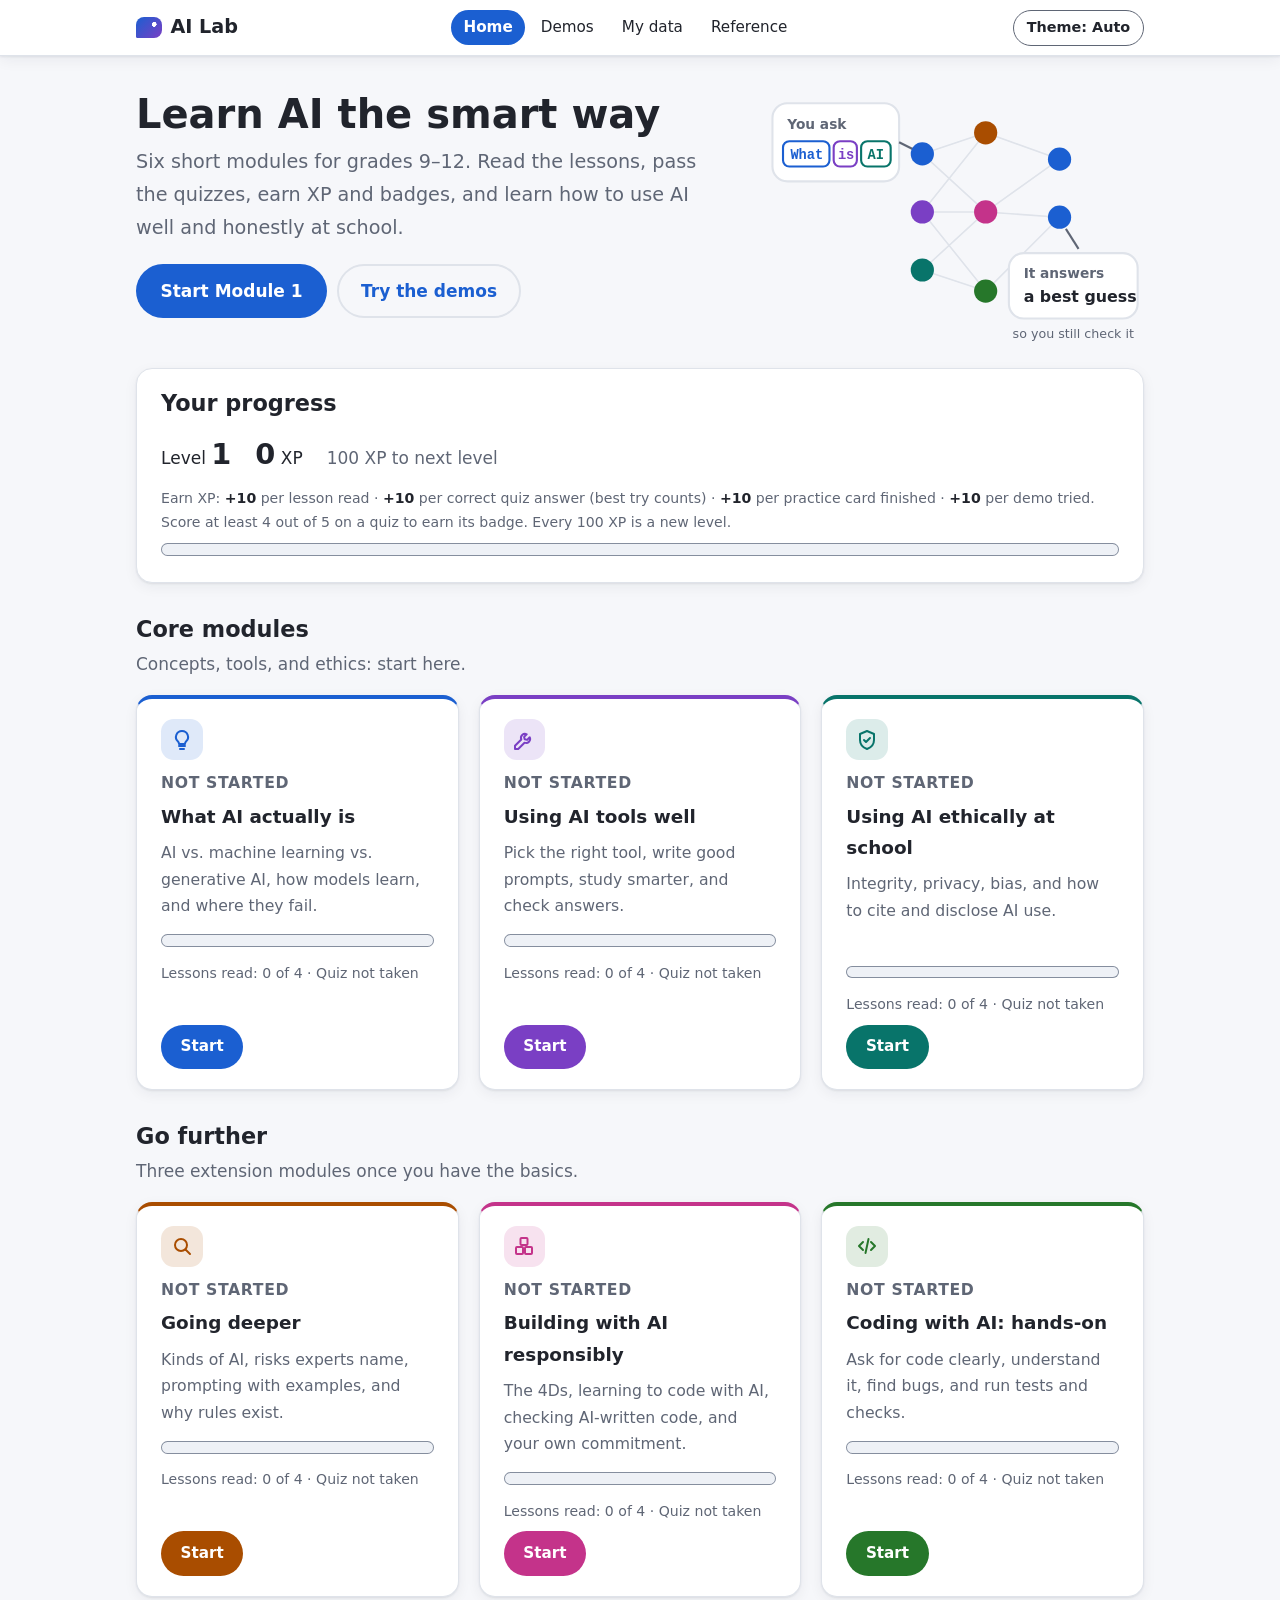
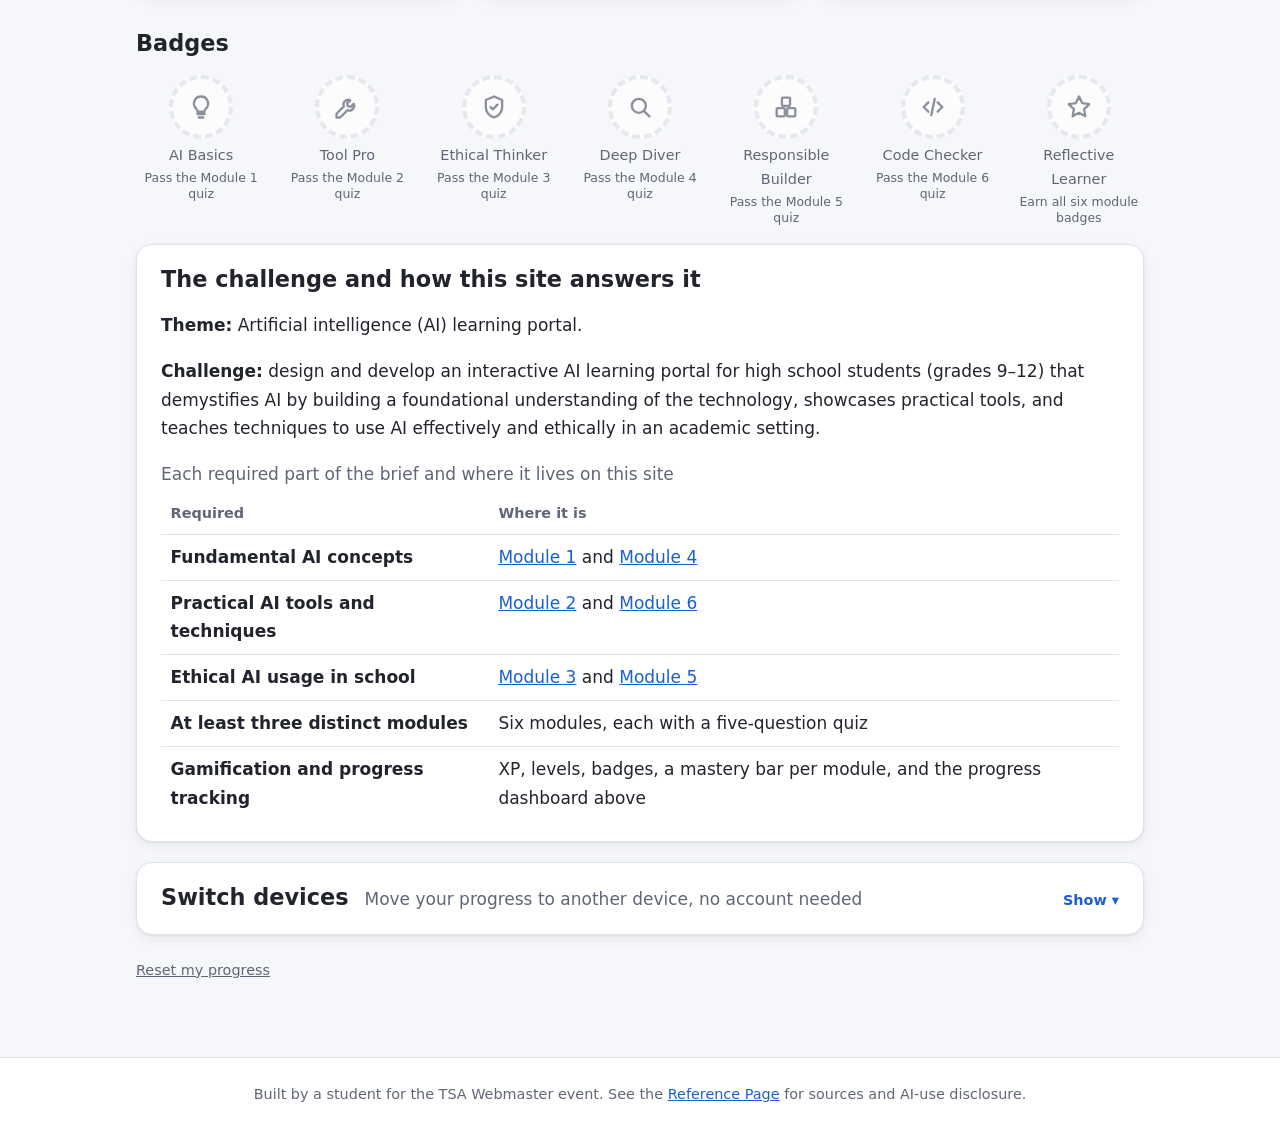
<file: index.html>
<!doctype html>
<html lang="en">
<head>
<script>try{var t=localStorage.getItem("aiPortal.theme");if(t==="light"||t==="dark")document.documentElement.dataset.theme=t}catch(e){}</script>
<script src="js/theme.js" defer></script>
<meta charset="utf-8">
<meta name="viewport" content="width=device-width,initial-scale=1">
<title>AI Lab – Learn AI the smart way</title>
<meta name="description" content="A free, gamified AI learning portal for high school students: how AI works, how to use it well, and how to use it ethically.">
<link rel="stylesheet" href="css/style.css">
<link rel="icon" href="data:image/svg+xml,%3Csvg xmlns=%22http://www.w3.org/2000/svg%22 viewBox=%220 0 32 32%22%3E%3Cdefs%3E%3ClinearGradient id=%22g%22 x1=%220%22 y1=%220%22 x2=%221%22 y2=%221%22%3E%3Cstop offset=%220%22 stop-color=%22#1b5fd1%22/%3E%3Cstop offset=%221%22 stop-color=%22#7a3fc4%22/%3E%3C/linearGradient%3E%3C/defs%3E%3Cpath d=%22M6 4h20a4 4 0 0 1 4 4v12a4 4 0 0 1-4 4H12l-7 5v-5a4 4 0 0 1-3-4V8a4 4 0 0 1 4-4z%22 fill=%22url%28#g%29%22/%3E%3Ccircle cx=%2222%22 cy=%2211%22 r=%222.5%22 fill=%22#fff%22/%3E%3C/svg%3E">
</head>
<body>
<a class="skip" href="#main">Skip to content</a>
<header><div class="bar">
  <a class="brand" href="index.html">AI Lab</a>
  <nav aria-label="Main"><ul>
    <li><a href="index.html" aria-current="page">Home</a></li>
    <li><a href="demos.html">Demos</a></li>
    <li><a href="data.html">My data</a></li>
    <li><a href="reference.html">Reference</a></li>
  </ul></nav>
  <button type="button" class="theme-toggle" data-theme-toggle aria-label="Theme: Auto. Activate to switch to Light">Theme: Auto</button>
</div></header>

<main id="main">
<div class="hero">
  <div>
  <h1>Learn AI the smart way</h1>
  <p class="lead">Six short modules for grades 9–12. Read the lessons, pass the quizzes, earn XP and badges, and learn how to use AI well and honestly at school.</p>
  <p class="hero-actions">
    <a class="btn" id="resume" href="module1.html">Start Module 1</a>
    <a class="btn ghost" href="demos.html">Try the demos</a>
  </p>
  </div>
  <svg class="hero-art" viewBox="0 0 360 250" role="img" aria-labelledby="hero-art-t">
    <title id="hero-art-t">A question is split into tokens, passes through a network of connected nodes, and comes out as a best-guess answer.</title>
    <g fill="none" stroke-width="1.5" style="stroke: var(--line)">
      <path d="M150 70 L210 50 M150 70 L210 125 M150 125 L210 50 M150 125 L210 125 M150 125 L210 200 M150 180 L210 125 M150 180 L210 200 M210 50 L280 75 M210 125 L280 75 M210 125 L280 130 M210 200 L280 130"/>
    </g>
    <rect x="8" y="22" width="120" height="74" rx="14" style="fill: var(--surface); stroke: var(--line)" stroke-width="2"/>
    <text x="22" y="46" font-size="13" font-weight="700" style="fill: var(--soft)">You ask</text>
    <g font-size="13" font-weight="700" font-family="ui-monospace, monospace">
      <rect x="18" y="58" width="44" height="24" rx="6" fill="none" stroke-width="2" style="stroke: var(--u1)"/><text x="25" y="75" style="fill: var(--u1)">What</text>
      <rect x="66" y="58" width="22" height="24" rx="6" fill="none" stroke-width="2" style="stroke: var(--u2)"/><text x="70" y="75" style="fill: var(--u2)">is</text>
      <rect x="92" y="58" width="28" height="24" rx="6" fill="none" stroke-width="2" style="stroke: var(--u3)"/><text x="98" y="75" style="fill: var(--u3)">AI</text>
    </g>
    <path d="M128 59 L146 68" stroke-width="2" style="stroke: var(--soft)"/>
    <circle cx="150" cy="70" r="11" style="fill: var(--u1)"/><circle cx="150" cy="125" r="11" style="fill: var(--u2)"/><circle cx="150" cy="180" r="11" style="fill: var(--u3)"/>
    <circle cx="210" cy="50" r="11" style="fill: var(--u4)"/><circle cx="210" cy="125" r="11" style="fill: var(--u5)"/><circle cx="210" cy="200" r="11" style="fill: var(--u6)"/>
    <circle cx="280" cy="75" r="11" style="fill: var(--accent)"/><circle cx="280" cy="130" r="11" style="fill: var(--accent)"/>
    <path d="M286 141 L298 160" stroke-width="2" style="stroke: var(--soft)"/>
    <rect x="232" y="164" width="122" height="62" rx="14" style="fill: var(--surface); stroke: var(--line)" stroke-width="2"/>
    <text x="246" y="188" font-size="13" font-weight="700" style="fill: var(--soft)">It answers</text>
    <text x="246" y="210" font-size="15" font-weight="700" style="fill: var(--fg)">a best guess</text>
    <text x="293" y="244" font-size="12" text-anchor="middle" style="fill: var(--soft)">so you still check it</text>
  </svg>
</div>

  <section class="card" aria-labelledby="yp">
    <h2 id="yp" style="margin-top:0">Your progress</h2>
    <div class="stats">
      <span>Level <strong id="level">1</strong></span>
      <span><strong id="xp">0</strong> XP</span>
      <span id="next" class="muted"></span>
    </div>
    <p class="xp-rules">Earn XP: <strong>+10</strong> per lesson read · <strong>+10</strong> per correct quiz answer (best try counts) · <strong>+10</strong> per practice card finished · <strong>+10</strong> per demo tried. Score at least 4 out of 5 on a quiz to earn its badge. Every 100 XP is a new level.</p>
    <div class="progress-bar" role="progressbar" aria-label="Progress to next level" aria-valuemin="0" aria-valuemax="100" aria-valuenow="0" id="xpbar"><span style="width:0%"></span></div>
  </section>

  <h2>Core modules</h2>
  <p class="section-note">Concepts, tools, and ethics: start here.</p>
  <ul class="grid" id="modules"></ul>

  <h2>Go further</h2>
  <p class="section-note">Three extension modules once you have the basics.</p>
  <ul class="grid" id="modules-extra"></ul>

  <h2>Badges</h2>
  <ul class="badges" id="badges"></ul>

  <section class="card" aria-labelledby="brief">
    <h2 id="brief" style="margin-top:0">The challenge and how this site answers it</h2>
    <p><strong>Theme:</strong> Artificial intelligence (AI) learning portal.</p>
    <p><strong>Challenge:</strong> design and develop an interactive AI learning portal for high school students (grades 9–12) that demystifies AI by building a foundational understanding of the technology, showcases practical tools, and teaches techniques to use AI effectively and ethically in an academic setting.</p>
    <table class="map">
      <caption class="muted">Each required part of the brief and where it lives on this site</caption>
      <thead><tr><th scope="col">Required</th><th scope="col">Where it is</th></tr></thead>
      <tbody>
        <tr><th scope="row">Fundamental AI concepts</th><td><a href="module1.html">Module 1</a> and <a href="module4.html">Module 4</a></td></tr>
        <tr><th scope="row">Practical AI tools and techniques</th><td><a href="module2.html">Module 2</a> and <a href="module6.html">Module 6</a></td></tr>
        <tr><th scope="row">Ethical AI usage in school</th><td><a href="module3.html">Module 3</a> and <a href="module5.html">Module 5</a></td></tr>
        <tr><th scope="row">At least three distinct modules</th><td>Six modules, each with a five-question quiz</td></tr>
        <tr><th scope="row">Gamification and progress tracking</th><td>XP, levels, badges, a mastery bar per module, and the progress dashboard above</td></tr>
      </tbody>
    </table>
  </section>

  <details class="card fold" id="switch">
    <summary><strong class="fold-title" id="move">Switch devices</strong> <span class="muted">Move your progress to another device, no account needed</span></summary>
    <p>Copy your progress code, then paste it on your other device. Restoring only adds progress. It never erases any.</p>
    <p>
      <button class="btn" id="show-code" type="button">Show my code</button>
      <output id="code-out" class="code" for="show-code"></output>
      <button class="btn ghost" id="copy-code" type="button" hidden>Copy</button>
    </p>
    <p>
      <label for="code-in">Have a code from another device?</label><br>
      <input id="code-in" class="field" type="text" autocomplete="off" spellcheck="false" autocapitalize="characters" autocorrect="off" placeholder="AIL6-XXXXXXXX">
      <button class="btn" id="restore" type="button">Restore</button>
    </p>
    <p id="code-msg" role="status"></p>
  </details>

  <p><button class="link-btn" id="reset" type="button">Reset my progress</button></p>
  <noscript><p>This site saves your progress in your browser, so it needs JavaScript turned on to track XP and badges. The lessons are still readable without it.</p></noscript>
</main>

<footer>Built by a student for the TSA Webmaster event. See the <a href="reference.html">Reference Page</a> for sources and AI-use disclosure.</footer>
<script src="js/progress.js"></script>
<script src="js/dashboard.js"></script>
</body>
</html>
</file>
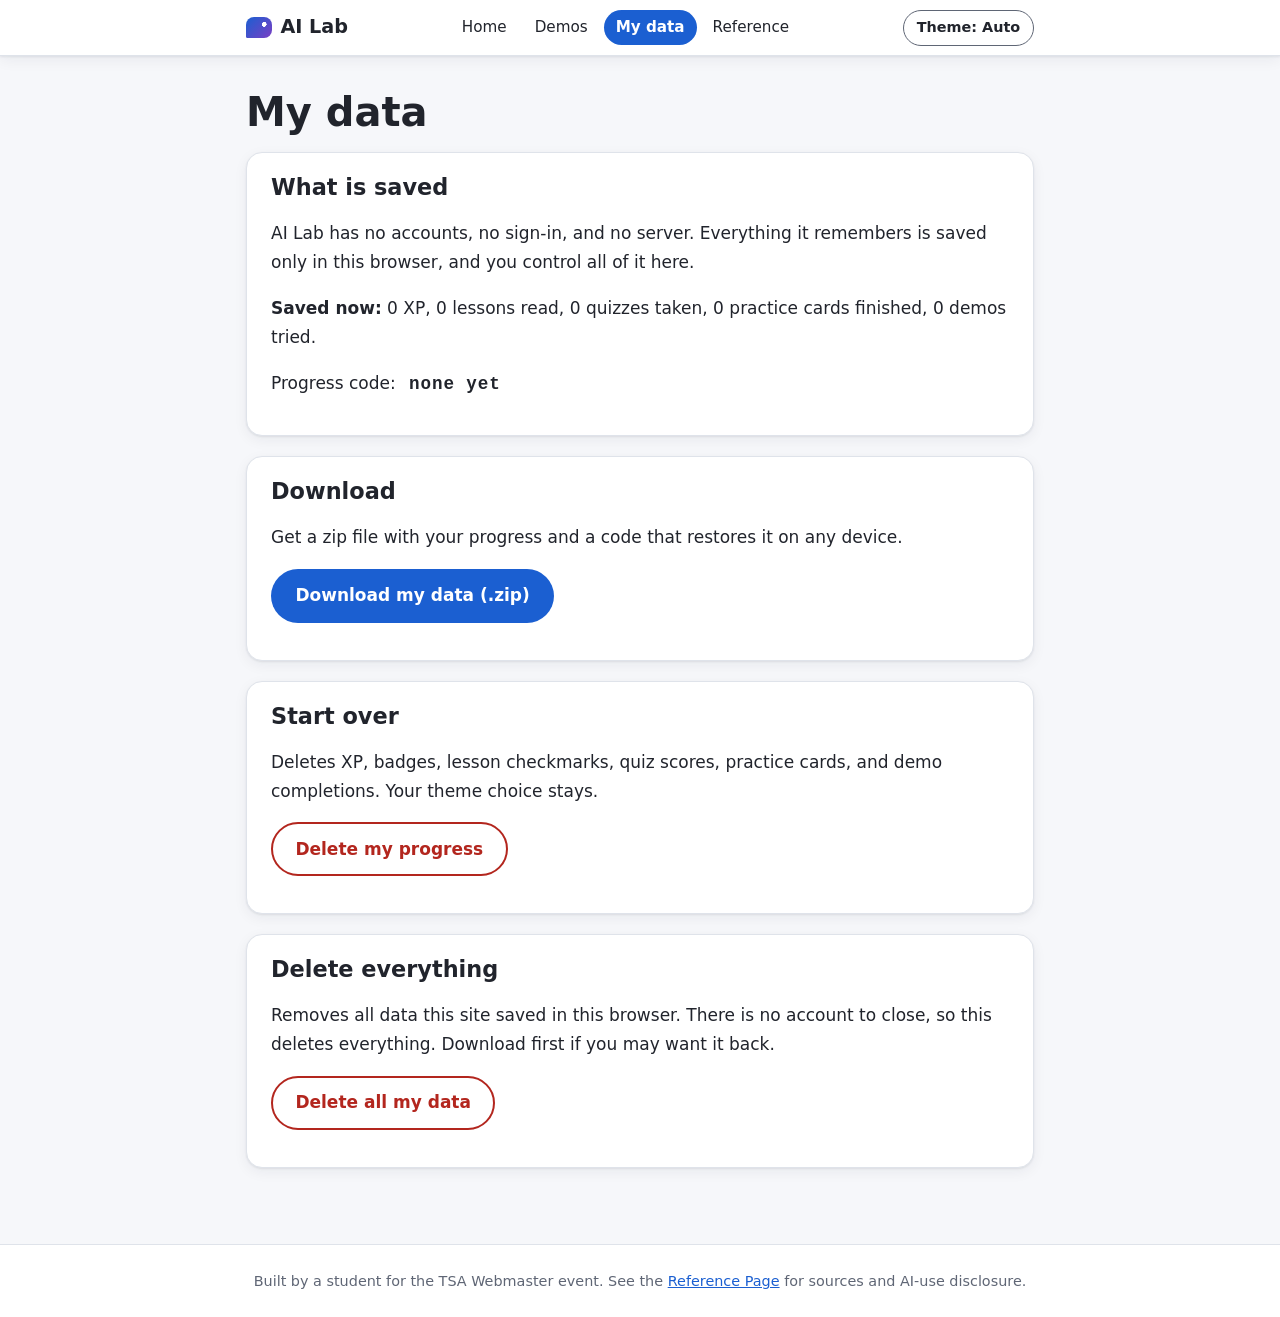
<file: data.html>
<!doctype html>
<html lang="en">
<head>
<script>try{var t=localStorage.getItem("aiPortal.theme");if(t==="light"||t==="dark")document.documentElement.dataset.theme=t}catch(e){}</script>
<script src="js/theme.js" defer></script>
<meta charset="utf-8">
<meta name="viewport" content="width=device-width,initial-scale=1">
<title>My Data – AI Lab</title>
<meta name="description" content="See, download, or delete everything AI Lab saves about you.">
<link rel="stylesheet" href="css/style.css">
<link rel="icon" href="data:image/svg+xml,%3Csvg xmlns=%22http://www.w3.org/2000/svg%22 viewBox=%220 0 32 32%22%3E%3Cdefs%3E%3ClinearGradient id=%22g%22 x1=%220%22 y1=%220%22 x2=%221%22 y2=%221%22%3E%3Cstop offset=%220%22 stop-color=%22#1b5fd1%22/%3E%3Cstop offset=%221%22 stop-color=%22#7a3fc4%22/%3E%3C/linearGradient%3E%3C/defs%3E%3Cpath d=%22M6 4h20a4 4 0 0 1 4 4v12a4 4 0 0 1-4 4H12l-7 5v-5a4 4 0 0 1-3-4V8a4 4 0 0 1 4-4z%22 fill=%22url%28#g%29%22/%3E%3Ccircle cx=%2222%22 cy=%2211%22 r=%222.5%22 fill=%22#fff%22/%3E%3C/svg%3E">
</head>
<body>
<a class="skip" href="#main">Skip to content</a>
<header><div class="bar">
  <a class="brand" href="index.html">AI Lab</a>
  <nav aria-label="Main"><ul>
    <li><a href="index.html">Home</a></li>
    <li><a href="demos.html">Demos</a></li>
    <li><a href="data.html" aria-current="page">My data</a></li>
    <li><a href="reference.html">Reference</a></li>
  </ul></nav>
  <button type="button" class="theme-toggle" data-theme-toggle aria-label="Theme: Auto. Activate to switch to Light">Theme: Auto</button>
</div></header>

<main id="main">
  <h1>My data</h1>
  <section class="card">
    <h2 style="margin-top:0">What is saved</h2>
    <p>AI Lab has no accounts, no sign-in, and no server. Everything it remembers is saved only in this browser, and you control all of it here.</p>
    <p><strong>Saved now:</strong> <span id="summary"></span></p>
    <p>Progress code: <output class="code" id="code"></output></p>
  </section>
  <section class="card">
    <h2 style="margin-top:0">Download</h2>
    <p>Get a zip file with your progress and a code that restores it on any device.</p>
    <p><button class="btn" id="download" type="button">Download my data (.zip)</button></p>
  </section>
  <section class="card">
    <h2 style="margin-top:0">Start over</h2>
    <p>Deletes XP, badges, lesson checkmarks, quiz scores, practice cards, and demo completions. Your theme choice stays.</p>
    <p><button class="btn ghost danger" id="restart" type="button">Delete my progress</button></p>
  </section>
  <section class="card">
    <h2 style="margin-top:0">Delete everything</h2>
    <p>Removes all data this site saved in this browser. There is no account to close, so this deletes everything. Download first if you may want it back.</p>
    <p><button class="btn ghost danger" id="wipe" type="button">Delete all my data</button></p>
  </section>
  <p id="msg" role="status"></p>
</main>
<footer>Built by a student for the TSA Webmaster event. See the <a href="reference.html">Reference Page</a> for sources and AI-use disclosure.</footer>
<script src="js/progress.js"></script>
<script src="js/data.js"></script>
</body>
</html>
</file>
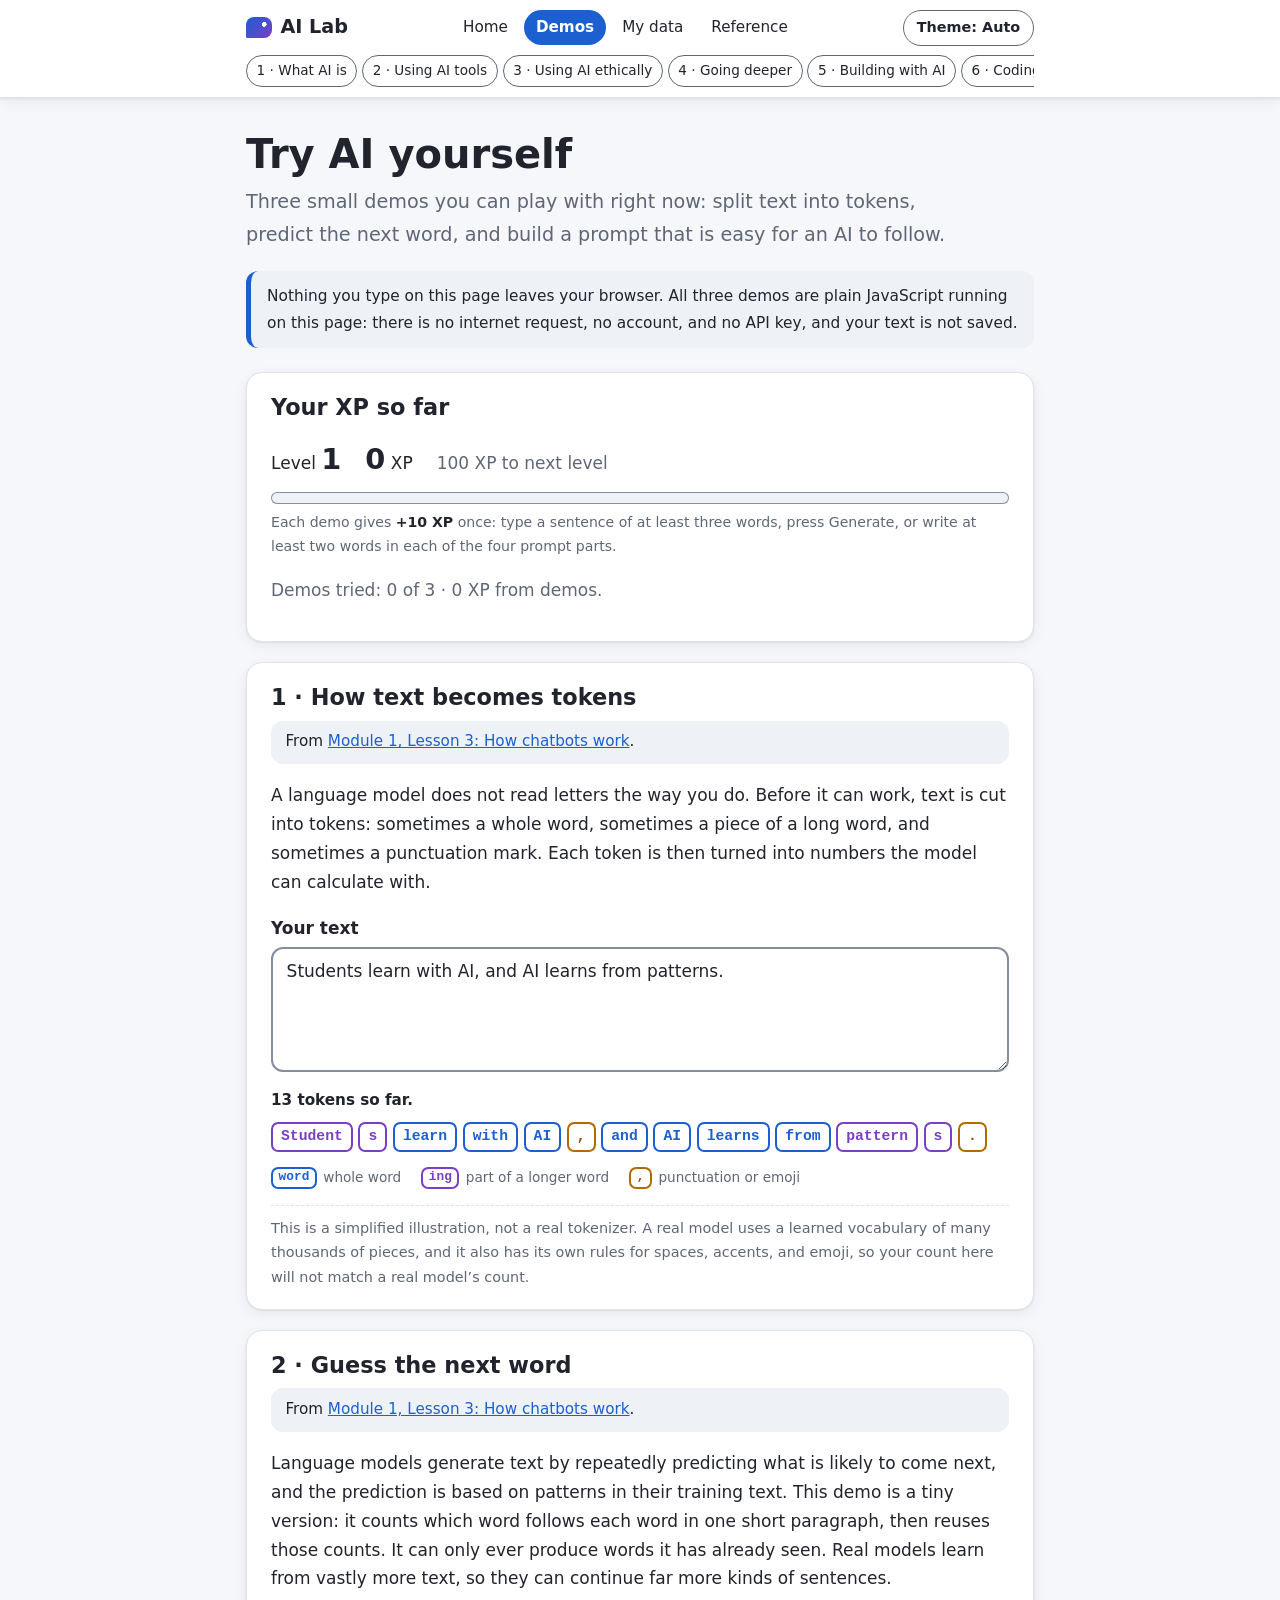
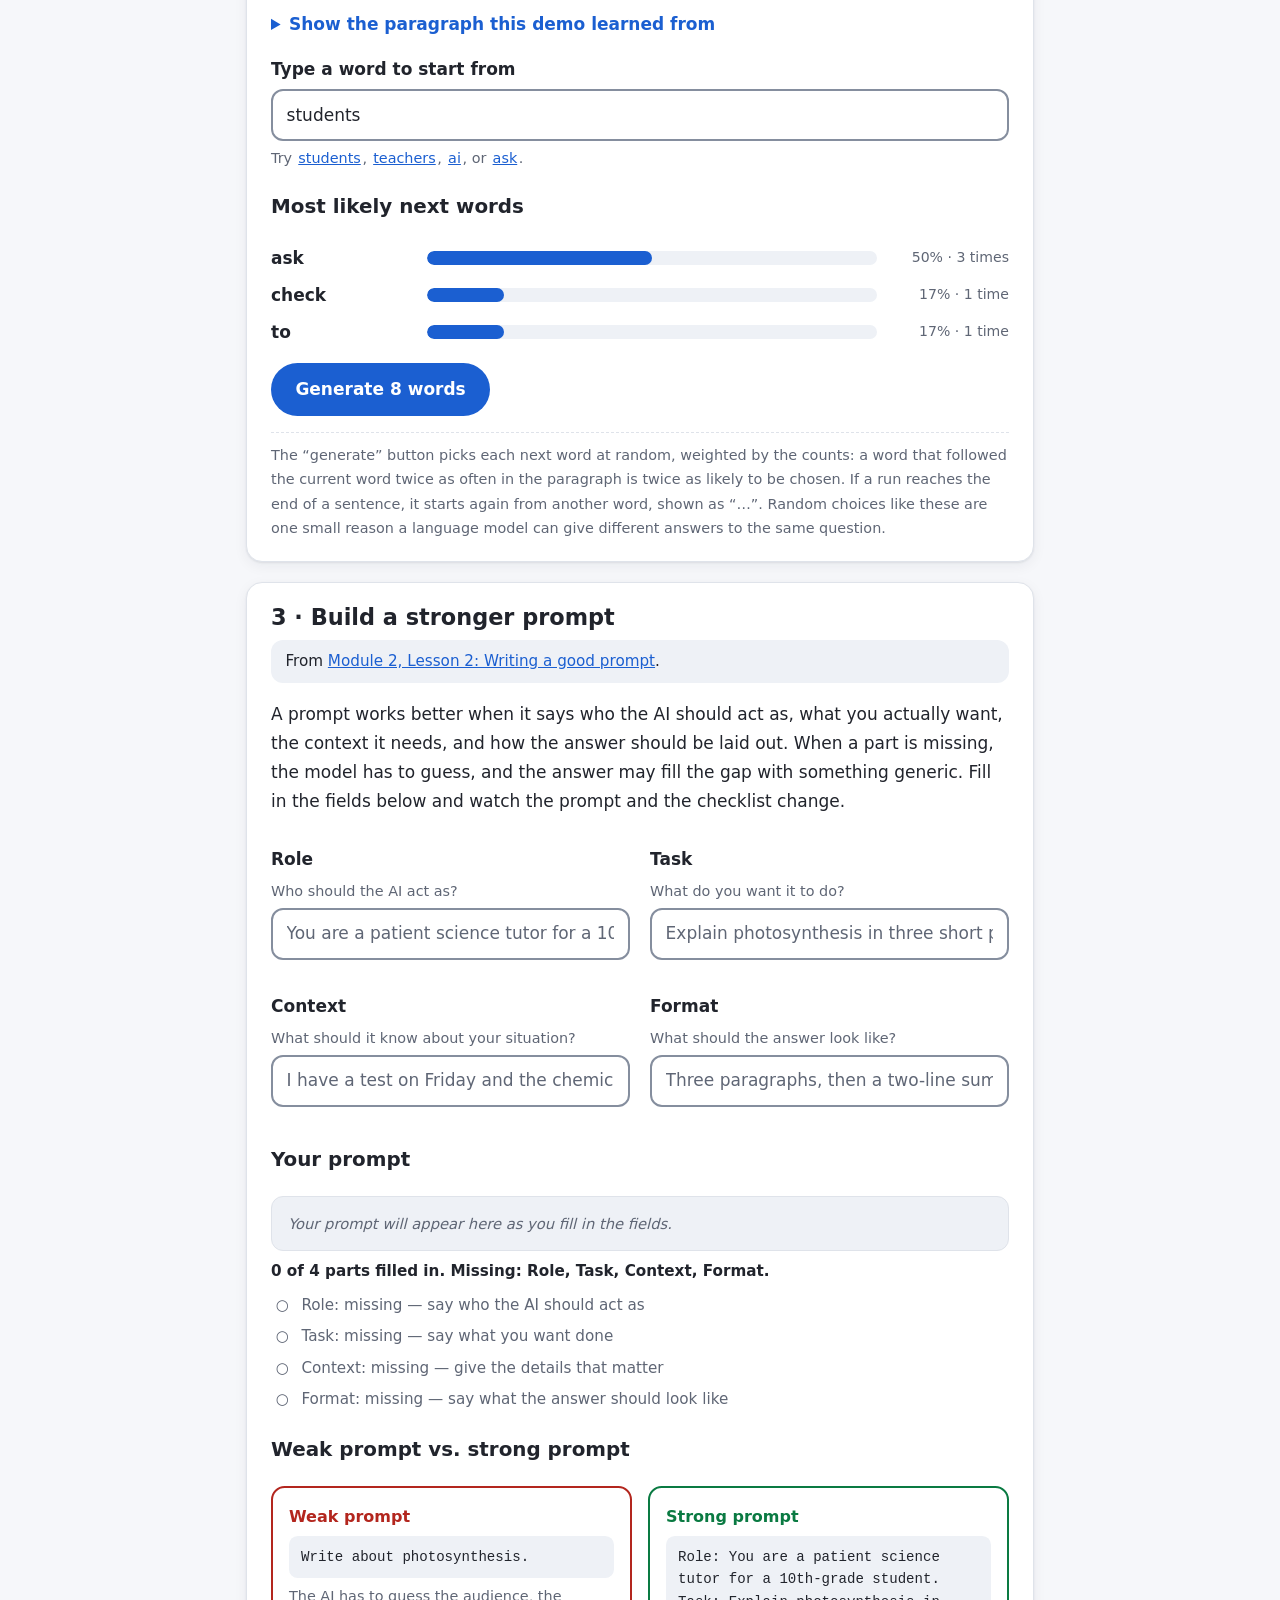
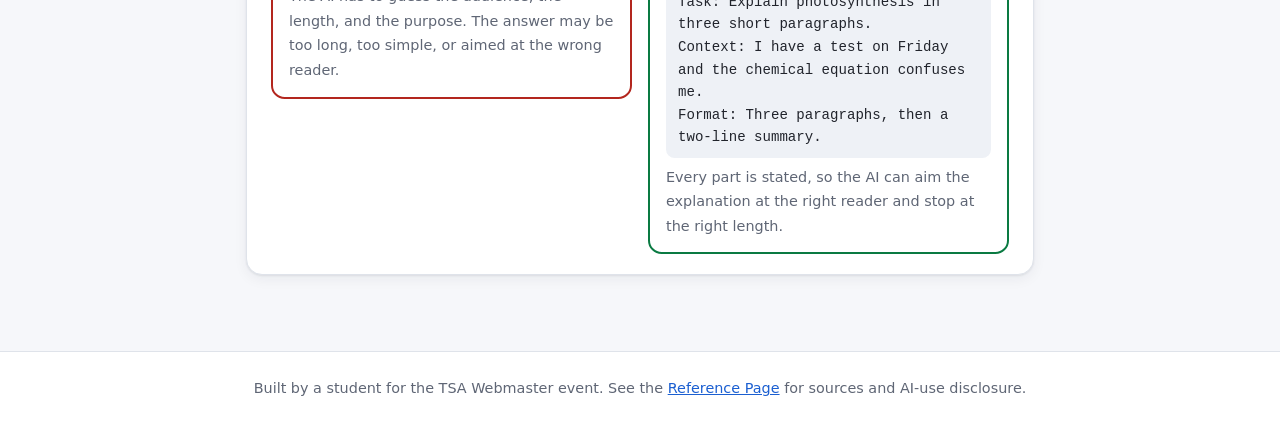
<file: demos.html>
<!doctype html>
<html lang="en">
<head>
<script>try{var t=localStorage.getItem("aiPortal.theme");if(t==="light"||t==="dark")document.documentElement.dataset.theme=t}catch(e){}</script>
<script src="js/theme.js" defer></script>
<meta charset="utf-8">
<meta name="viewport" content="width=device-width,initial-scale=1">
<title>Try AI yourself – AI Lab</title>
<meta name="description" content="Three hands-on demos that run in your browser: see how text becomes tokens, how a tiny next-word model predicts, and how a clear prompt is built.">
<link rel="stylesheet" href="css/style.css">
<link rel="icon" href="data:image/svg+xml,%3Csvg xmlns=%22http://www.w3.org/2000/svg%22 viewBox=%220 0 32 32%22%3E%3Cdefs%3E%3ClinearGradient id=%22g%22 x1=%220%22 y1=%220%22 x2=%221%22 y2=%221%22%3E%3Cstop offset=%220%22 stop-color=%22#1b5fd1%22/%3E%3Cstop offset=%221%22 stop-color=%22#7a3fc4%22/%3E%3C/linearGradient%3E%3C/defs%3E%3Cpath d=%22M6 4h20a4 4 0 0 1 4 4v12a4 4 0 0 1-4 4H12l-7 5v-5a4 4 0 0 1-3-4V8a4 4 0 0 1 4-4z%22 fill=%22url%28#g%29%22/%3E%3Ccircle cx=%2222%22 cy=%2211%22 r=%222.5%22 fill=%22#fff%22/%3E%3C/svg%3E">
<link rel="stylesheet" href="css/demos.css">
</head>
<body>
<a class="skip" href="#main">Skip to content</a>
<header><div class="bar">
  <a class="brand" href="index.html">AI Lab</a>
  <nav aria-label="Main"><ul>
    <li><a href="index.html">Home</a></li>
    <li><a href="demos.html" aria-current="page">Demos</a></li>
    <li><a href="data.html">My data</a></li>
    <li><a href="reference.html">Reference</a></li>
  </ul></nav>
  <button type="button" class="theme-toggle" data-theme-toggle aria-label="Theme: Auto. Activate to switch to Light">Theme: Auto</button>
</div>
<nav class="module-nav" aria-label="Modules"><ul>
  <li><a href="module1.html"><span>1</span><span class="module-nav-label"> · What AI is</span></a></li>
  <li><a href="module2.html"><span>2</span><span class="module-nav-label"> · Using AI tools</span></a></li>
  <li><a href="module3.html"><span>3</span><span class="module-nav-label"> · Using AI ethically</span></a></li>
  <li><a href="module4.html"><span>4</span><span class="module-nav-label"> · Going deeper</span></a></li>
  <li><a href="module5.html"><span>5</span><span class="module-nav-label"> · Building with AI</span></a></li>
  <li><a href="module6.html"><span>6</span><span class="module-nav-label"> · Coding with AI</span></a></li>
</ul></nav></header>

<main id="main">
  <h1>Try AI yourself</h1>
  <p class="lead">Three small demos you can play with right now: split text into tokens, predict the next word, and build a prompt that is easy for an AI to follow.</p>

  <p class="demo-privacy">Nothing you type on this page leaves your browser. All three demos are plain JavaScript running on this page: there is no internet request, no account, and no API key, and your text is not saved.</p>

  <section class="card" aria-labelledby="demo-xp-h">
    <h2 id="demo-xp-h" style="margin-top:0">Your XP so far</h2>
    <div class="stats">
      <span>Level <strong id="demo-level">1</strong></span>
      <span><strong id="demo-xp">0</strong> XP</span>
      <span id="demo-next" class="muted"></span>
    </div>
    <div class="progress-bar" role="progressbar" aria-label="Progress to next level" aria-valuemin="0" aria-valuemax="100" aria-valuenow="0" id="demo-xpbar"><span style="width:0%"></span></div>
    <p class="xp-rules">Each demo gives <strong>+10 XP</strong> once: type a sentence of at least three words, press Generate, or write at least two words in each of the four prompt parts.</p>
    <p class="muted" id="demo-xp-detail">Demos tried: 0 of 3 · 0 XP from demos.</p>
  </section>

  <section class="card" aria-labelledby="tok-h">
    <h2 id="tok-h">1 · How text becomes tokens</h2>
    <p class="try">From <a href="module1.html#lesson-3">Module 1, Lesson 3: How chatbots work</a>.</p>
    <p>A language model does not read letters the way you do. Before it can work, text is cut into tokens: sometimes a whole word, sometimes a piece of a long word, and sometimes a punctuation mark. Each token is then turned into numbers the model can calculate with.</p>

    <div class="demo-field">
      <label for="token-input">Your text</label>
      <textarea id="token-input" class="demo-input" rows="4" maxlength="2000" spellcheck="false">Students learn with AI, and AI learns from patterns.</textarea>
    </div>

    <p class="demo-status" id="token-count" aria-live="polite"></p>
    <ul class="chips" id="token-chips" aria-label="Token chips"></ul>

    <ul class="chip-key" aria-label="Chip color key">
      <li><span class="chip chip--word" aria-hidden="true">word</span> whole word</li>
      <li><span class="chip chip--piece" aria-hidden="true">ing</span> part of a longer word</li>
      <li><span class="chip chip--punct" aria-hidden="true">,</span> punctuation or emoji</li>
    </ul>

    <p class="demo-note">This is a simplified illustration, not a real tokenizer. A real model uses a learned vocabulary of many thousands of pieces, and it also has its own rules for spaces, accents, and emoji, so your count here will not match a real model’s count.</p>
  </section>

  <section class="card" aria-labelledby="pred-h">
    <h2 id="pred-h">2 · Guess the next word</h2>
    <p class="try">From <a href="module1.html#lesson-3">Module 1, Lesson 3: How chatbots work</a>.</p>
    <p>Language models generate text by repeatedly predicting what is likely to come next, and the prediction is based on patterns in their training text. This demo is a tiny version: it counts which word follows each word in one short paragraph, then reuses those counts. It can only ever produce words it has already seen. Real models learn from vastly more text, so they can continue far more kinds of sentences.</p>
    <details class="training"><summary>Show the paragraph this demo learned from</summary><p id="training-text"></p></details>

    <div class="demo-field">
      <label for="seed-word">Type a word to start from</label>
      <input id="seed-word" class="demo-input" type="text" value="students" autocomplete="off" spellcheck="false" aria-describedby="seed-hint">
      <p class="demo-hint" id="seed-hint">Try <button class="linkish" type="button" data-seed="students">students</button>, <button class="linkish" type="button" data-seed="teachers">teachers</button>, <button class="linkish" type="button" data-seed="ai">ai</button>, or <button class="linkish" type="button" data-seed="ask">ask</button>.</p>
    </div>

    <h3>Most likely next words</h3>
    <div class="predictions" id="predictions" aria-live="polite"></div>

    <div class="demo-actions">
      <button class="btn" type="button" id="generate">Generate 8 words</button>
    </div>
    <p class="demo-output" id="generated" aria-live="polite"></p>

    <p class="demo-note">The “generate” button picks each next word at random, weighted by the counts: a word that followed the current word twice as often in the paragraph is twice as likely to be chosen. If a run reaches the end of a sentence, it starts again from another word, shown as “…”. Random choices like these are one small reason a language model can give different answers to the same question.</p>
  </section>

  <section class="card" aria-labelledby="prompt-h">
    <h2 id="prompt-h">3 · Build a stronger prompt</h2>
    <p class="try">From <a href="module2.html#lesson-2">Module 2, Lesson 2: Writing a good prompt</a>.</p>
    <p>A prompt works better when it says who the AI should act as, what you actually want, the context it needs, and how the answer should be laid out. When a part is missing, the model has to guess, and the answer may fill the gap with something generic. Fill in the fields below and watch the prompt and the checklist change.</p>

    <div class="prompt-fields">
      <div class="demo-field">
        <label for="p-role">Role</label>
        <p class="demo-hint" id="p-role-hint">Who should the AI act as?</p>
        <input id="p-role" class="demo-input" type="text" placeholder="You are a patient science tutor for a 10th-grade student." aria-describedby="p-role-hint">
      </div>
      <div class="demo-field">
        <label for="p-task">Task</label>
        <p class="demo-hint" id="p-task-hint">What do you want it to do?</p>
        <input id="p-task" class="demo-input" type="text" placeholder="Explain photosynthesis in three short paragraphs." aria-describedby="p-task-hint">
      </div>
      <div class="demo-field">
        <label for="p-context">Context</label>
        <p class="demo-hint" id="p-context-hint">What should it know about your situation?</p>
        <input id="p-context" class="demo-input" type="text" placeholder="I have a test on Friday and the chemical equation confuses me." aria-describedby="p-context-hint">
      </div>
      <div class="demo-field">
        <label for="p-format">Format</label>
        <p class="demo-hint" id="p-format-hint">What should the answer look like?</p>
        <input id="p-format" class="demo-input" type="text" placeholder="Three paragraphs, then a two-line summary." aria-describedby="p-format-hint">
      </div>
    </div>

    <h3>Your prompt</h3>
    <pre class="prompt-preview is-empty" id="prompt-preview">Your prompt will appear here as you fill in the fields.</pre>
    <p class="demo-status" id="prompt-status" aria-live="polite"></p>
    <ul class="checklist" id="prompt-checklist" aria-label="Prompt parts checklist"></ul>

    <h3>Weak prompt vs. strong prompt</h3>
    <div class="examples">
      <div class="example example--weak">
        <h4>Weak prompt</h4>
        <p class="example-text">Write about photosynthesis.</p>
        <p>The AI has to guess the audience, the length, and the purpose. The answer may be too long, too simple, or aimed at the wrong reader.</p>
      </div>
      <div class="example example--strong">
        <h4>Strong prompt</h4>
        <p class="example-text">Role: You are a patient science tutor for a 10th-grade student.
Task: Explain photosynthesis in three short paragraphs.
Context: I have a test on Friday and the chemical equation confuses me.
Format: Three paragraphs, then a two-line summary.</p>
        <p>Every part is stated, so the AI can aim the explanation at the right reader and stop at the right length.</p>
      </div>
    </div>
  </section>
</main>

<footer>Built by a student for the TSA Webmaster event. See the <a href="reference.html">Reference Page</a> for sources and AI-use disclosure.</footer>
<script src="js/progress.js"></script>
<script src="js/demos.js"></script>
</body>
</html>
</file>
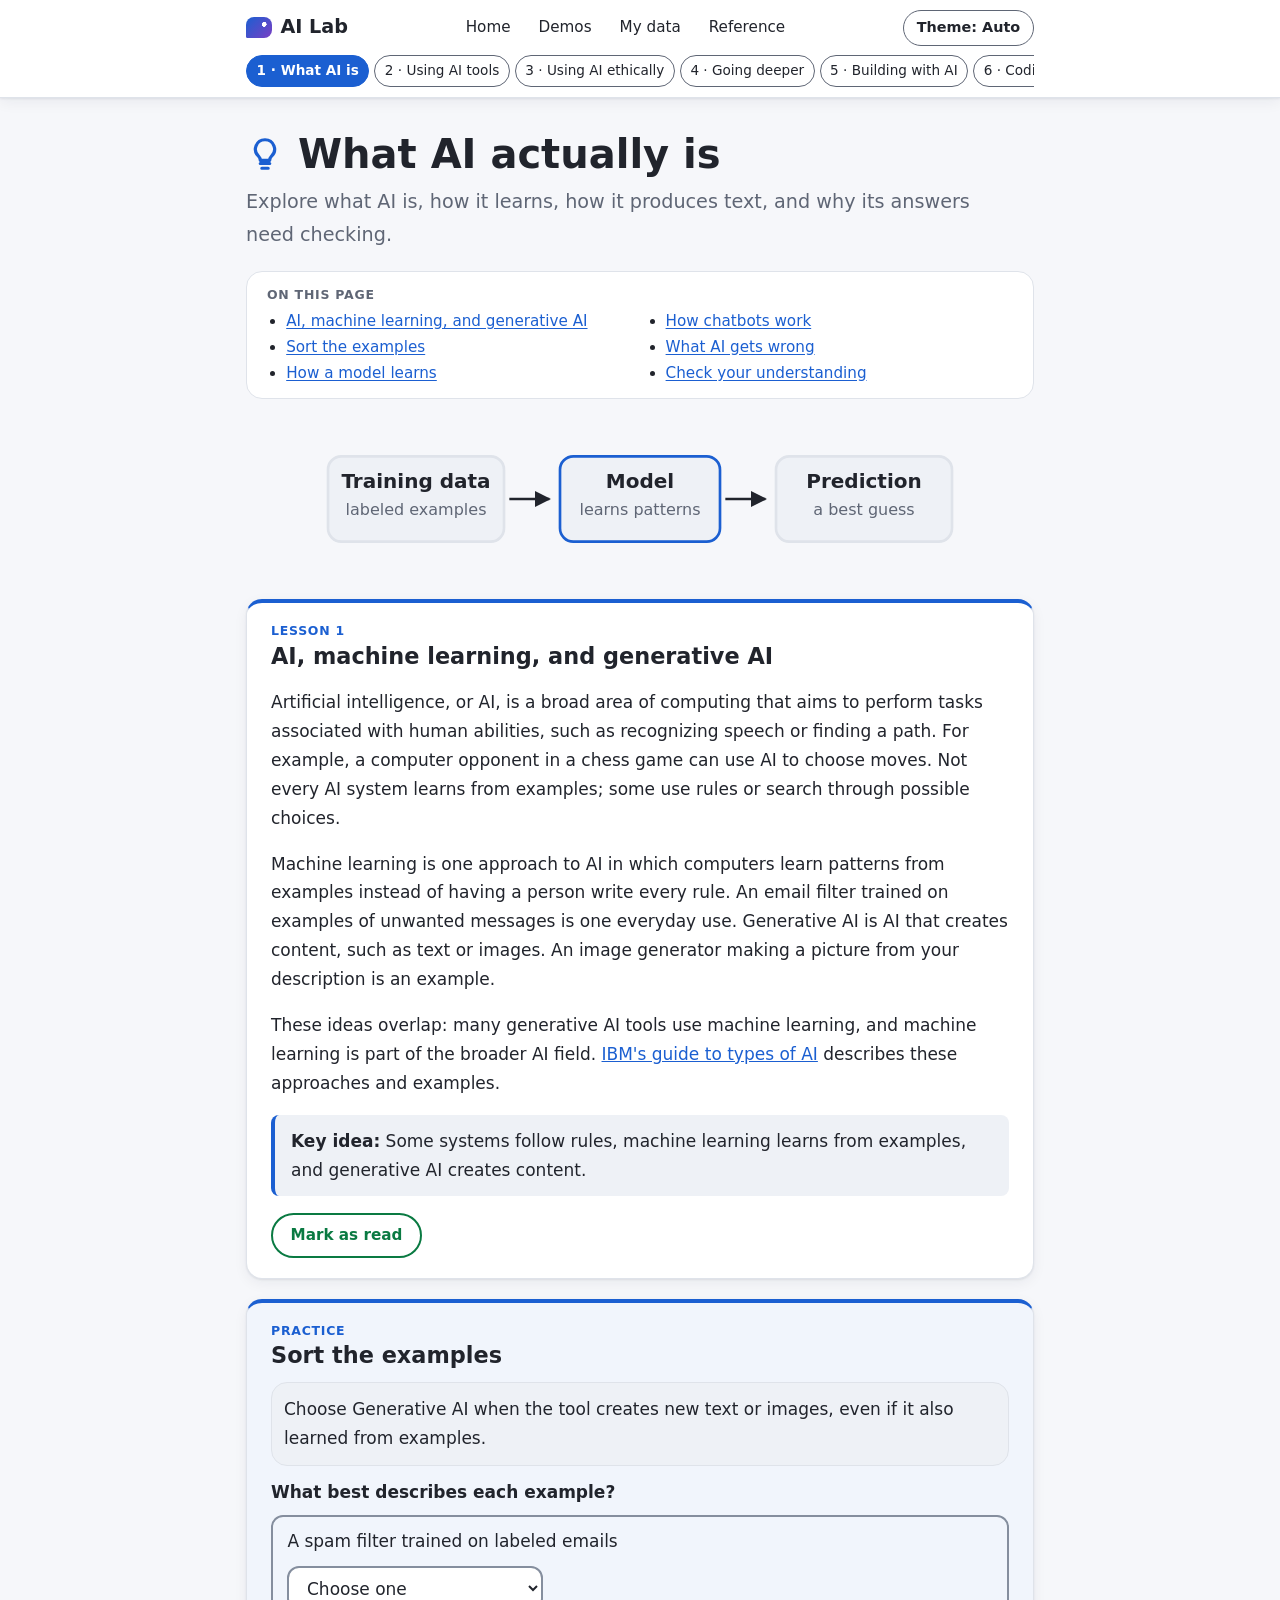
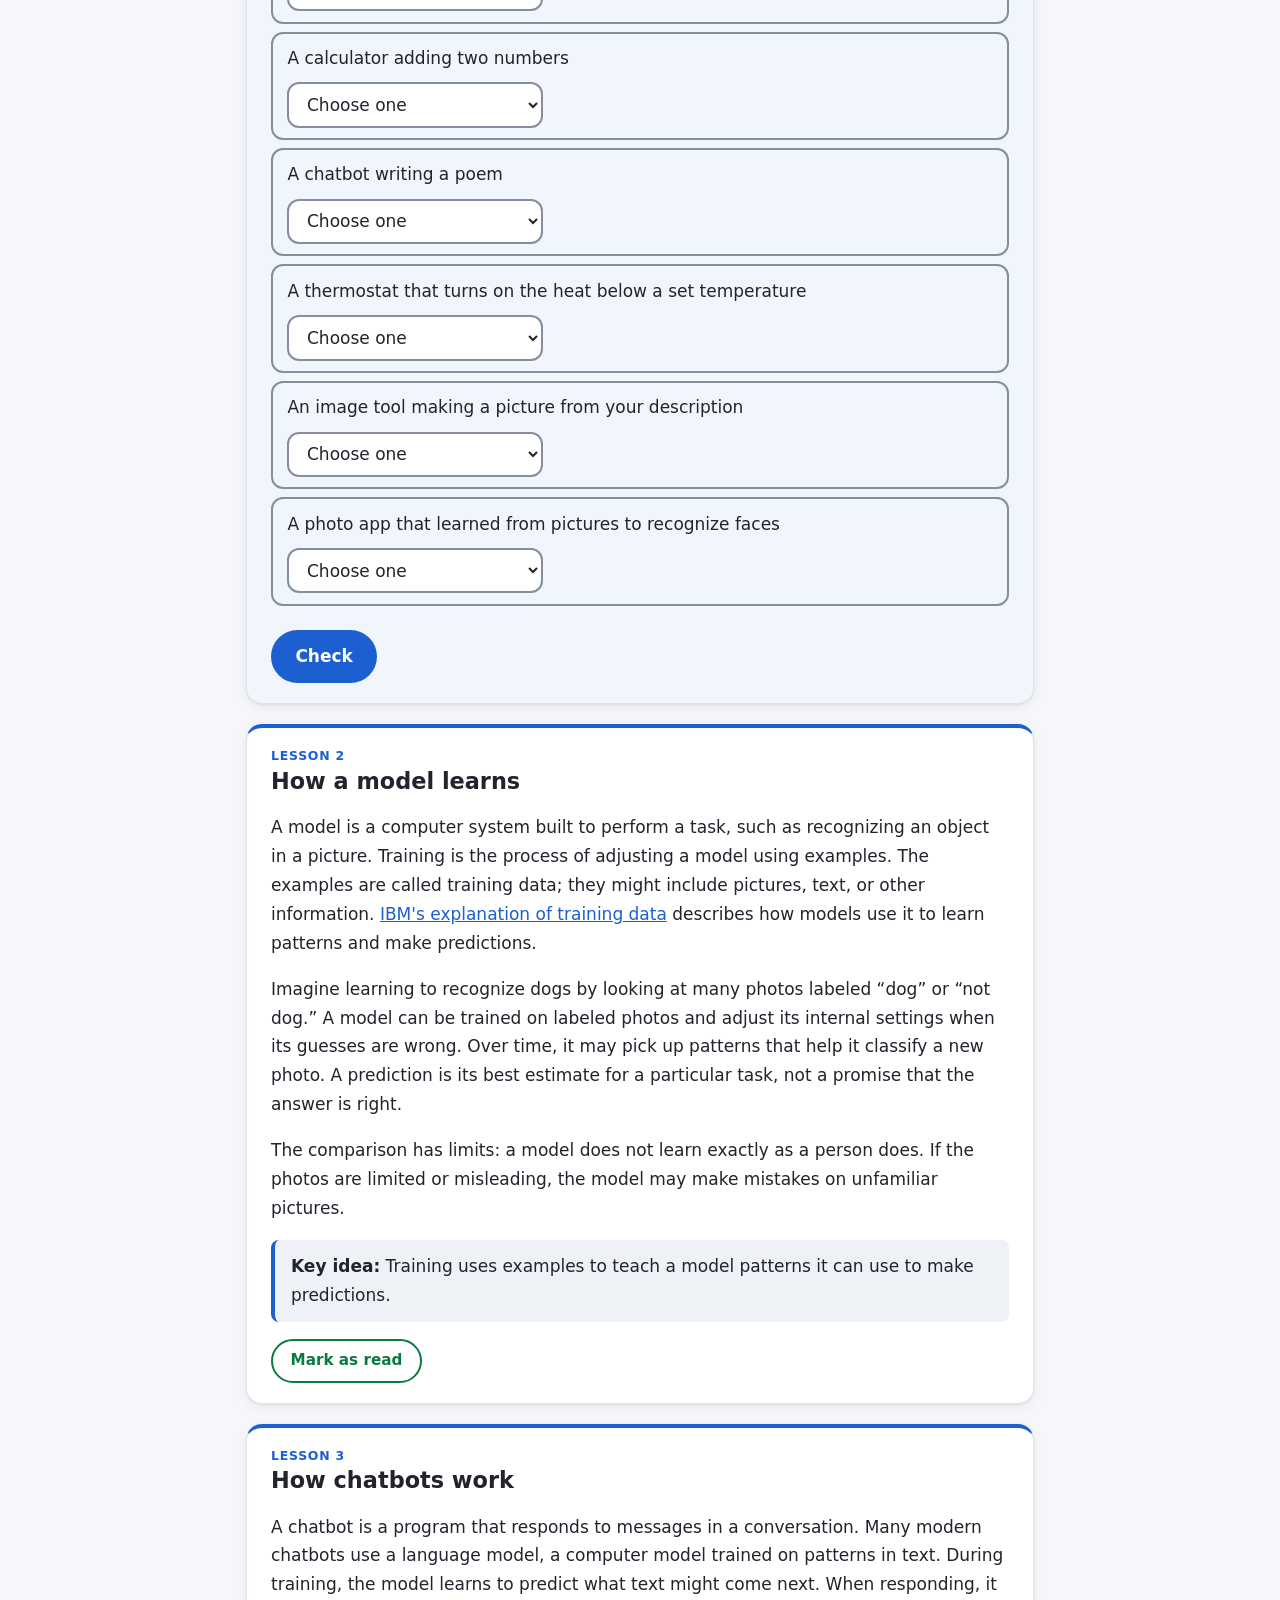
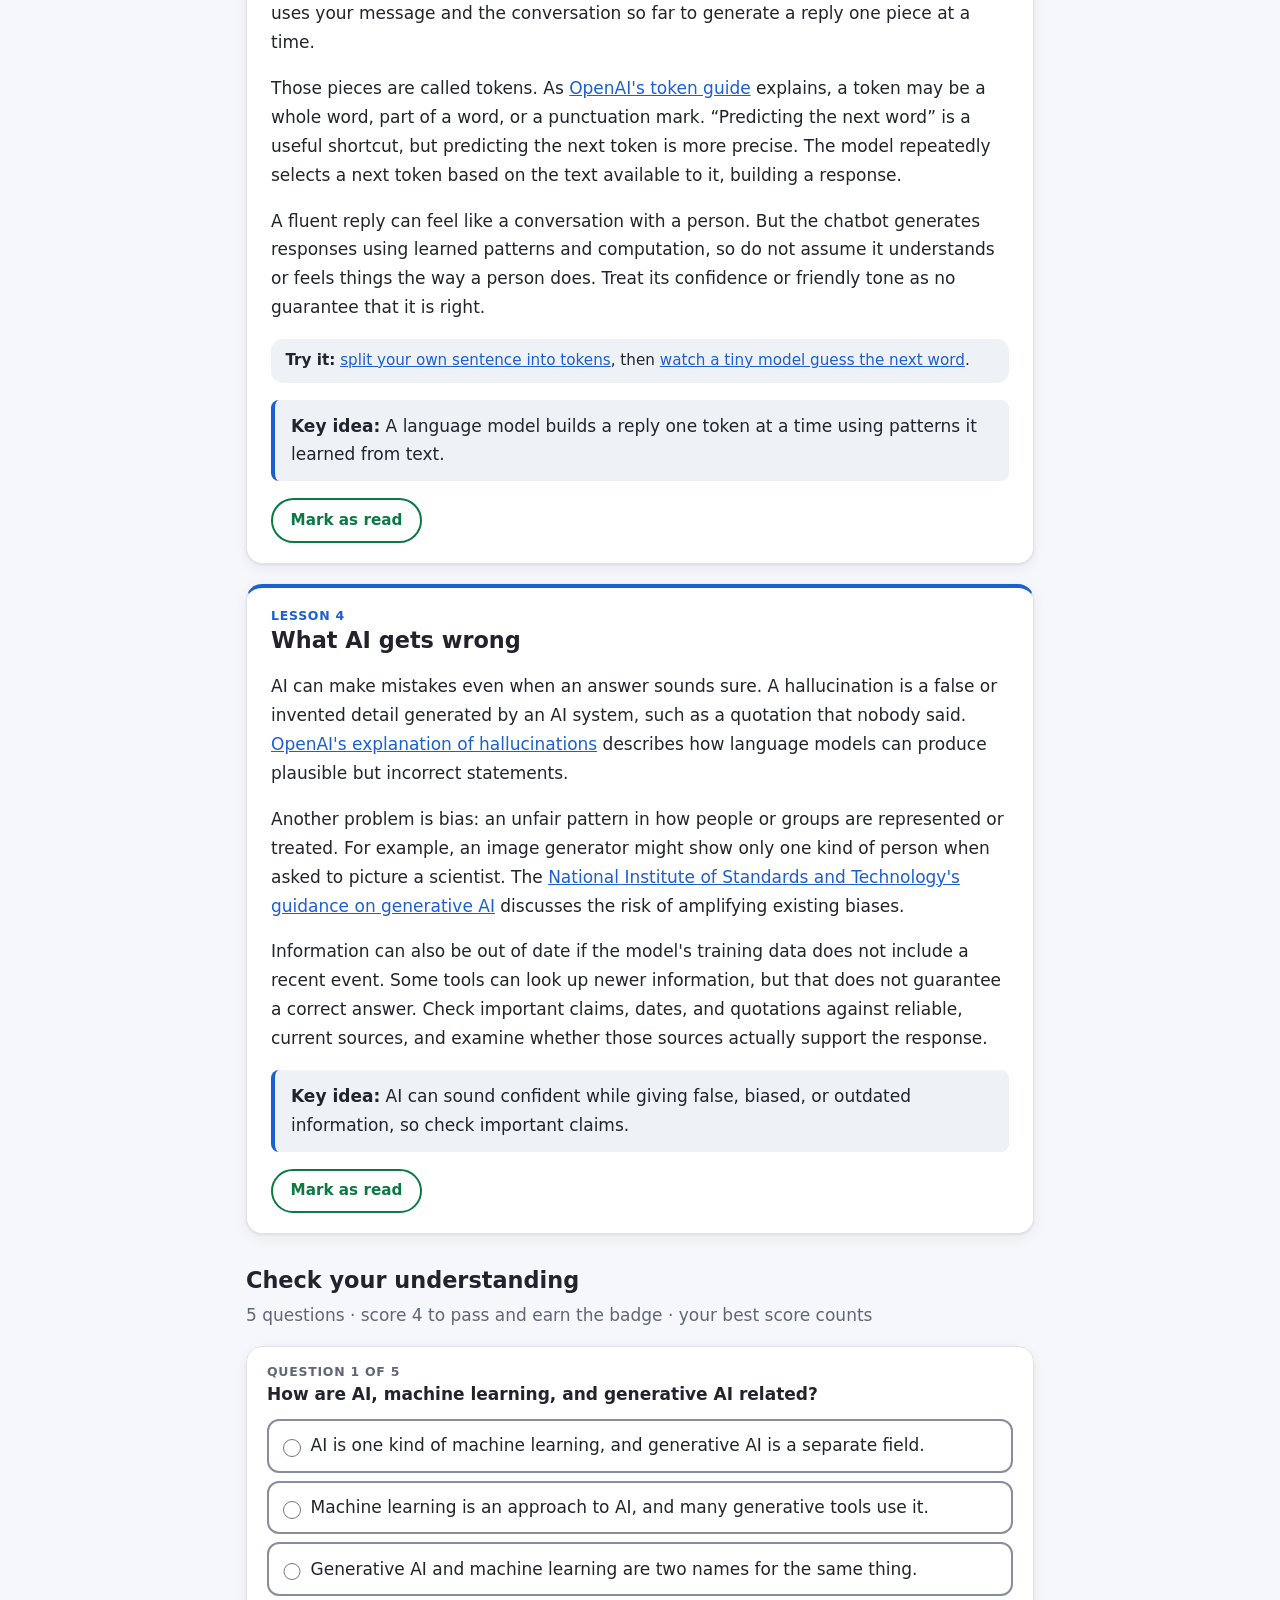
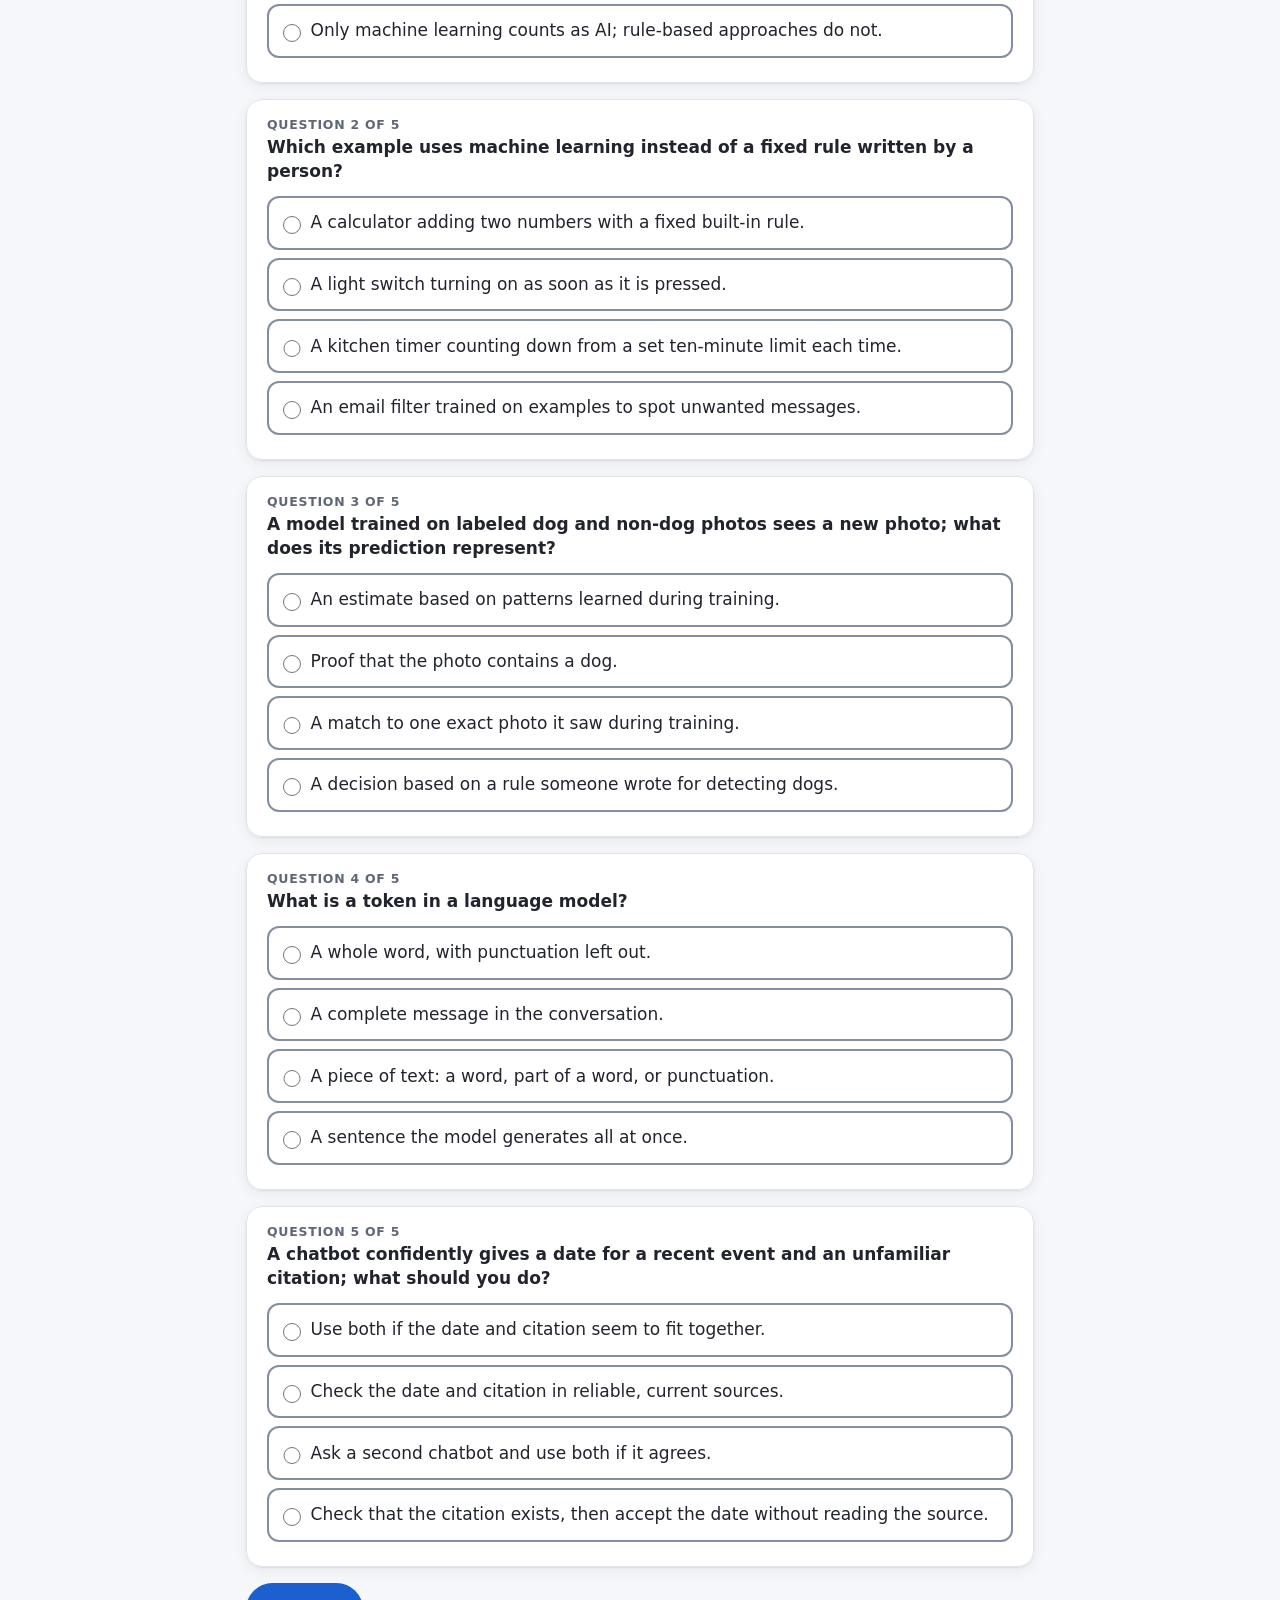
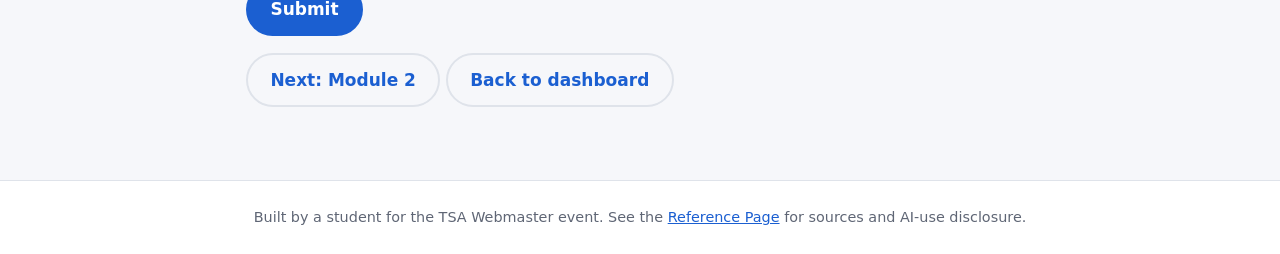
<file: module1.html>
<!doctype html>
<html lang="en">
<head>
<script>try{var t=localStorage.getItem("aiPortal.theme");if(t==="light"||t==="dark")document.documentElement.dataset.theme=t}catch(e){}</script>
<script src="js/theme.js" defer></script>
<meta charset="utf-8">
<meta name="viewport" content="width=device-width,initial-scale=1">
<title>Module 1: What AI actually is – AI Lab</title>
<meta name="description" content="Learn what AI is, how models learn and chatbots generate text, and why AI can make mistakes.">
<link rel="stylesheet" href="css/style.css">
<link rel="icon" href="data:image/svg+xml,%3Csvg xmlns=%22http://www.w3.org/2000/svg%22 viewBox=%220 0 32 32%22%3E%3Cdefs%3E%3ClinearGradient id=%22g%22 x1=%220%22 y1=%220%22 x2=%221%22 y2=%221%22%3E%3Cstop offset=%220%22 stop-color=%22#1b5fd1%22/%3E%3Cstop offset=%221%22 stop-color=%22#7a3fc4%22/%3E%3C/linearGradient%3E%3C/defs%3E%3Cpath d=%22M6 4h20a4 4 0 0 1 4 4v12a4 4 0 0 1-4 4H12l-7 5v-5a4 4 0 0 1-3-4V8a4 4 0 0 1 4-4z%22 fill=%22url%28#g%29%22/%3E%3Ccircle cx=%2222%22 cy=%2211%22 r=%222.5%22 fill=%22#fff%22/%3E%3C/svg%3E">
<link rel="stylesheet" href="css/activities.css">
<script src="js/activities.js" defer></script>
</head>
<body>
<a class="skip" href="#main">Skip to content</a>
<header><div class="bar">
  <a class="brand" href="index.html">AI Lab</a>
  <nav aria-label="Main"><ul>
    <li><a href="index.html">Home</a></li>
    <li><a href="demos.html">Demos</a></li>
    <li><a href="data.html">My data</a></li>
    <li><a href="reference.html">Reference</a></li>
  </ul></nav>
  <button type="button" class="theme-toggle" data-theme-toggle aria-label="Theme: Auto. Activate to switch to Light">Theme: Auto</button>
</div>
<nav class="module-nav" aria-label="Modules"><ul>
  <li><a href="module1.html" aria-current="page"><span>1</span><span class="module-nav-label"> · What AI is</span></a></li>
  <li><a href="module2.html"><span>2</span><span class="module-nav-label"> · Using AI tools</span></a></li>
  <li><a href="module3.html"><span>3</span><span class="module-nav-label"> · Using AI ethically</span></a></li>
  <li><a href="module4.html"><span>4</span><span class="module-nav-label"> · Going deeper</span></a></li>
  <li><a href="module5.html"><span>5</span><span class="module-nav-label"> · Building with AI</span></a></li>
  <li><a href="module6.html"><span>6</span><span class="module-nav-label"> · Coding with AI</span></a></li>
</ul></nav></header>

<main id="main">
  <h1>What AI actually is</h1>
  <p class="lead">Explore what AI is, how it learns, how it produces text, and why its answers need checking.</p>

  <figure class="diagram">
    <svg viewBox="0 0 480 120" role="img" aria-label="Training data is fed into a model, which learns patterns and produces a prediction.">
      <title>Training data flows into a model, which produces a prediction</title>
      <defs>
        <marker id="m1-arrow" viewBox="0 0 10 10" refX="9" refY="5" markerWidth="6" markerHeight="6" orient="auto">
          <path d="M0 0 L10 5 L0 10 Z" fill="currentColor"/>
        </marker>
      </defs>
      <rect x="6" y="28" width="132" height="64" rx="10" stroke-width="2" style="fill: var(--muted); stroke: var(--line)"/>
      <text x="72" y="52" text-anchor="middle" font-size="15" font-weight="700" fill="currentColor">Training data</text>
      <text x="72" y="72" text-anchor="middle" font-size="12" style="fill: var(--soft)">labeled examples</text>
      <line x1="142" y1="60" x2="172" y2="60" stroke="currentColor" stroke-width="2" marker-end="url(#m1-arrow)"/>
      <rect x="180" y="28" width="120" height="64" rx="10" stroke-width="2" style="fill: var(--muted); stroke: var(--accent)"/>
      <text x="240" y="52" text-anchor="middle" font-size="15" font-weight="700" fill="currentColor">Model</text>
      <text x="240" y="72" text-anchor="middle" font-size="12" style="fill: var(--soft)">learns patterns</text>
      <line x1="304" y1="60" x2="334" y2="60" stroke="currentColor" stroke-width="2" marker-end="url(#m1-arrow)"/>
      <rect x="342" y="28" width="132" height="64" rx="10" stroke-width="2" style="fill: var(--muted); stroke: var(--line)"/>
      <text x="408" y="52" text-anchor="middle" font-size="15" font-weight="700" fill="currentColor">Prediction</text>
      <text x="408" y="72" text-anchor="middle" font-size="12" style="fill: var(--soft)">a best guess</text>
    </svg>
  </figure>

  <section class="card" aria-labelledby="lesson-1">
    <h2 id="lesson-1">AI, machine learning, and generative AI</h2>
    <p>Artificial intelligence, or AI, is a broad area of computing that aims to perform tasks associated with human abilities, such as recognizing speech or finding a path. For example, a computer opponent in a chess game can use AI to choose moves. Not every AI system learns from examples; some use rules or search through possible choices.</p>
    <p>Machine learning is one approach to AI in which computers learn patterns from examples instead of having a person write every rule. An email filter trained on examples of unwanted messages is one everyday use. Generative AI is AI that creates content, such as text or images. An image generator making a picture from your description is an example.</p>
    <p>These ideas overlap: many generative AI tools use machine learning, and machine learning is part of the broader AI field. <a href="https://www.ibm.com/think/topics/artificial-intelligence-types">IBM's guide to types of AI</a> describes these approaches and examples.</p>
    <p class="key"><strong>Key idea:</strong> Some systems follow rules, machine learning learns from examples, and generative AI creates content.</p>
    <button class="btn" type="button" data-lesson="l1">Mark as read</button>
  </section>

  <section class="card activity" id="sort-practice" aria-labelledby="sort-title">
    <h2 id="sort-title">Sort the examples</h2>
    <p class="activity-example">Choose Generative AI when the tool creates new text or images, even if it also learned from examples.</p>
    <fieldset>
      <legend>What best describes each example?</legend>
      <div class="quiz-options activity-selects">
        <div>
          <label>
            <span>A spam filter trained on labeled emails</span>
            <select class="field" data-answer="Machine learning" data-reason="It learned patterns from examples of emails." aria-describedby="sort-feedback-1">
              <option value="">Choose one</option>
              <option>Rule-based</option>
              <option>Machine learning</option>
              <option>Generative AI</option>
            </select>
          </label>
          <p class="quiz-feedback" id="sort-feedback-1" aria-live="polite" aria-atomic="true"></p>
        </div>
        <div>
          <label>
            <span>A calculator adding two numbers</span>
            <select class="field" data-answer="Rule-based" data-reason="It follows a fixed rule for addition." aria-describedby="sort-feedback-2">
              <option value="">Choose one</option>
              <option>Rule-based</option>
              <option>Machine learning</option>
              <option>Generative AI</option>
            </select>
          </label>
          <p class="quiz-feedback" id="sort-feedback-2" aria-live="polite" aria-atomic="true"></p>
        </div>
        <div>
          <label>
            <span>A chatbot writing a poem</span>
            <select class="field" data-answer="Generative AI" data-reason="It creates new text." aria-describedby="sort-feedback-3">
              <option value="">Choose one</option>
              <option>Rule-based</option>
              <option>Machine learning</option>
              <option>Generative AI</option>
            </select>
          </label>
          <p class="quiz-feedback" id="sort-feedback-3" aria-live="polite" aria-atomic="true"></p>
        </div>
        <div>
          <label>
            <span>A thermostat that turns on the heat below a set temperature</span>
            <select class="field" data-answer="Rule-based" data-reason="It follows a fixed rule about when to turn on." aria-describedby="sort-feedback-4">
              <option value="">Choose one</option>
              <option>Rule-based</option>
              <option>Machine learning</option>
              <option>Generative AI</option>
            </select>
          </label>
          <p class="quiz-feedback" id="sort-feedback-4" aria-live="polite" aria-atomic="true"></p>
        </div>
        <div>
          <label>
            <span>An image tool making a picture from your description</span>
            <select class="field" data-answer="Generative AI" data-reason="It creates a new image from your instructions." aria-describedby="sort-feedback-5">
              <option value="">Choose one</option>
              <option>Rule-based</option>
              <option>Machine learning</option>
              <option>Generative AI</option>
            </select>
          </label>
          <p class="quiz-feedback" id="sort-feedback-5" aria-live="polite" aria-atomic="true"></p>
        </div>
        <div>
          <label>
            <span>A photo app that learned from pictures to recognize faces</span>
            <select class="field" data-answer="Machine learning" data-reason="It learned patterns from pictures to recognize faces." aria-describedby="sort-feedback-6">
              <option value="">Choose one</option>
              <option>Rule-based</option>
              <option>Machine learning</option>
              <option>Generative AI</option>
            </select>
          </label>
          <p class="quiz-feedback" id="sort-feedback-6" aria-live="polite" aria-atomic="true"></p>
        </div>
      </div>
    </fieldset>
    <button class="btn" type="button">Check</button>
  </section>

  <section class="card" aria-labelledby="lesson-2">
    <h2 id="lesson-2">How a model learns</h2>
    <p>A model is a computer system built to perform a task, such as recognizing an object in a picture. Training is the process of adjusting a model using examples. The examples are called training data; they might include pictures, text, or other information. <a href="https://www.ibm.com/think/topics/training-data">IBM's explanation of training data</a> describes how models use it to learn patterns and make predictions.</p>
    <p>Imagine learning to recognize dogs by looking at many photos labeled “dog” or “not dog.” A model can be trained on labeled photos and adjust its internal settings when its guesses are wrong. Over time, it may pick up patterns that help it classify a new photo. A prediction is its best estimate for a particular task, not a promise that the answer is right.</p>
    <p>The comparison has limits: a model does not learn exactly as a person does. If the photos are limited or misleading, the model may make mistakes on unfamiliar pictures.</p>
    <p class="key"><strong>Key idea:</strong> Training uses examples to teach a model patterns it can use to make predictions.</p>
    <button class="btn" type="button" data-lesson="l2">Mark as read</button>
  </section>

  <section class="card" aria-labelledby="lesson-3">
    <h2 id="lesson-3">How chatbots work</h2>
    <p>A chatbot is a program that responds to messages in a conversation. Many modern chatbots use a language model, a computer model trained on patterns in text. During training, the model learns to predict what text might come next. When responding, it uses your message and the conversation so far to generate a reply one piece at a time.</p>
    <p>Those pieces are called tokens. As <a href="https://help.openai.com/en/articles/4936856-understanding-and-counting-tokens">OpenAI's token guide</a> explains, a token may be a whole word, part of a word, or a punctuation mark. “Predicting the next word” is a useful shortcut, but predicting the next token is more precise. The model repeatedly selects a next token based on the text available to it, building a response.</p>
    <p>A fluent reply can feel like a conversation with a person. But the chatbot generates responses using learned patterns and computation, so do not assume it understands or feels things the way a person does. Treat its confidence or friendly tone as no guarantee that it is right.</p>
    <p class="try"><strong>Try it:</strong> <a href="demos.html#tok-h">split your own sentence into tokens</a>, then <a href="demos.html#pred-h">watch a tiny model guess the next word</a>.</p>
    <p class="key"><strong>Key idea:</strong> A language model builds a reply one token at a time using patterns it learned from text.</p>
    <button class="btn" type="button" data-lesson="l3">Mark as read</button>
  </section>

  <section class="card" aria-labelledby="lesson-4">
    <h2 id="lesson-4">What AI gets wrong</h2>
    <p>AI can make mistakes even when an answer sounds sure. A hallucination is a false or invented detail generated by an AI system, such as a quotation that nobody said. <a href="https://openai.com/index/why-language-models-hallucinate/">OpenAI's explanation of hallucinations</a> describes how language models can produce plausible but incorrect statements.</p>
    <p>Another problem is bias: an unfair pattern in how people or groups are represented or treated. For example, an image generator might show only one kind of person when asked to picture a scientist. The <a href="https://nvlpubs.nist.gov/nistpubs/AI/NIST.AI.600-1.pdf">National Institute of Standards and Technology's guidance on generative AI</a> discusses the risk of amplifying existing biases.</p>
    <p>Information can also be out of date if the model's training data does not include a recent event. Some tools can look up newer information, but that does not guarantee a correct answer. Check important claims, dates, and quotations against reliable, current sources, and examine whether those sources actually support the response.</p>
    <p class="key"><strong>Key idea:</strong> AI can sound confident while giving false, biased, or outdated information, so check important claims.</p>
    <button class="btn" type="button" data-lesson="l4">Mark as read</button>
  </section>

  <h2 id="quiz-h">Check your understanding</h2>
  <div id="quiz"></div>
  <p><a class="btn ghost" href="module2.html">Next: Module 2</a> <a class="btn ghost" href="index.html">Back to dashboard</a></p>
</main>

<footer>Built by a student for the TSA Webmaster event. See the <a href="reference.html">Reference Page</a> for sources and AI-use disclosure.</footer>
<script src="js/progress.js"></script>
<script src="js/quiz.js"></script>
<script>
const QUESTIONS = [
  {
    "q": "How are AI, machine learning, and generative AI related?",
    "options": [
      "AI is one kind of machine learning, and generative AI is a separate field.",
      "Machine learning is an approach to AI, and many generative tools use it.",
      "Generative AI and machine learning are two names for the same thing.",
      "Only machine learning counts as AI; rule-based approaches do not."
    ],
    "answer": 1,
    "why": "Machine learning is part of AI, and many generative tools are built using it."
  },
  {
    "q": "Which example uses machine learning instead of a fixed rule written by a person?",
    "options": [
      "A calculator adding two numbers with a fixed built-in rule.",
      "A light switch turning on as soon as it is pressed.",
      "A kitchen timer counting down from a set ten-minute limit each time.",
      "An email filter trained on examples to spot unwanted messages."
    ],
    "answer": 3,
    "why": "The trained email filter uses machine learning to identify patterns in messages."
  },
  {
    "q": "A model trained on labeled dog and non-dog photos sees a new photo; what does its prediction represent?",
    "options": [
      "An estimate based on patterns learned during training.",
      "Proof that the photo contains a dog.",
      "A match to one exact photo it saw during training.",
      "A decision based on a rule someone wrote for detecting dogs."
    ],
    "answer": 0,
    "why": "The model makes an estimate from learned patterns, and that estimate can be wrong."
  },
  {
    "q": "What is a token in a language model?",
    "options": [
      "A whole word, with punctuation left out.",
      "A complete message in the conversation.",
      "A piece of text: a word, part of a word, or punctuation.",
      "A sentence the model generates all at once."
    ],
    "answer": 2,
    "why": "A token is a unit of text processed by the model and is not always a whole word."
  },
  {
    "q": "A chatbot confidently gives a date for a recent event and an unfamiliar citation; what should you do?",
    "options": [
      "Use both if the date and citation seem to fit together.",
      "Check the date and citation in reliable, current sources.",
      "Ask a second chatbot and use both if it agrees.",
      "Check that the citation exists, then accept the date without reading the source."
    ],
    "answer": 1,
    "why": "AI can invent details or use outdated information, so important claims and citations need checking."
  }
];
Quiz.mount(document.getElementById('quiz'), 'm1', QUESTIONS);
Quiz.initLessons('m1');
</script>
</body>
</html>
</file>
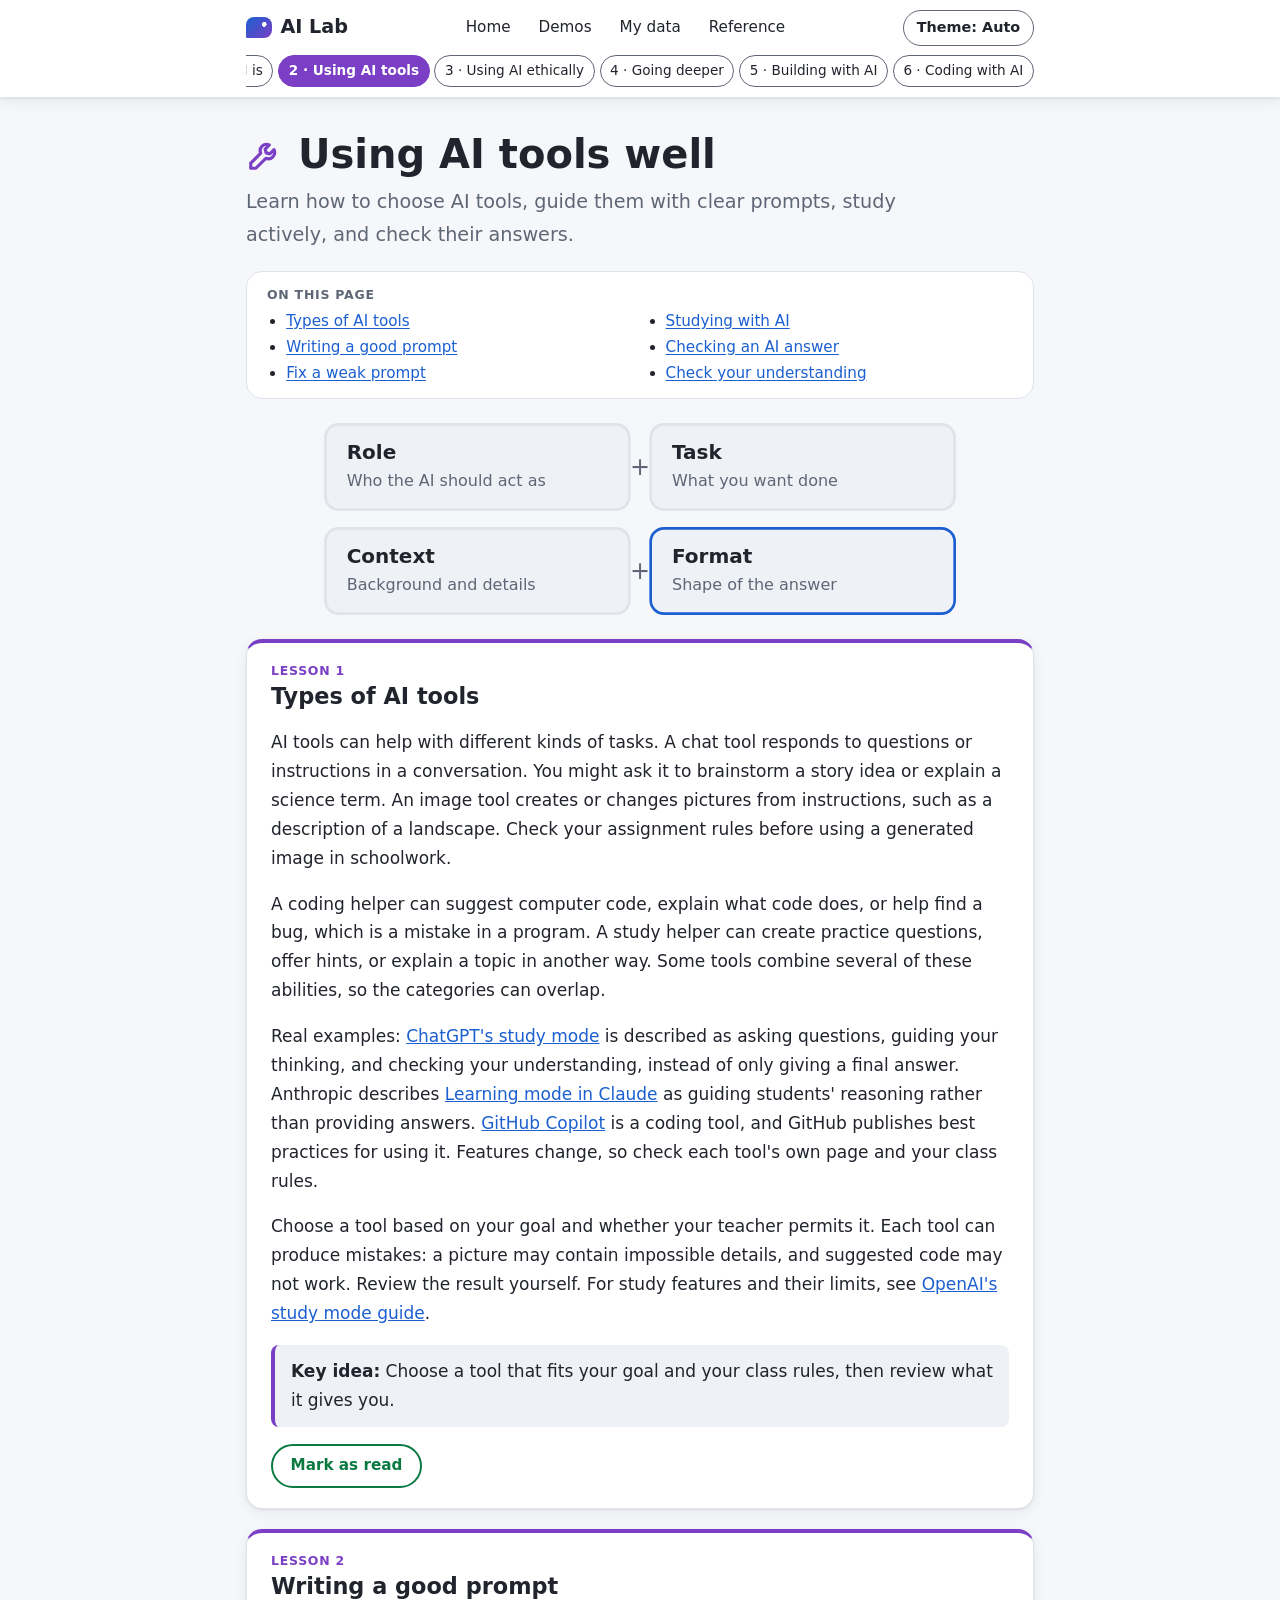
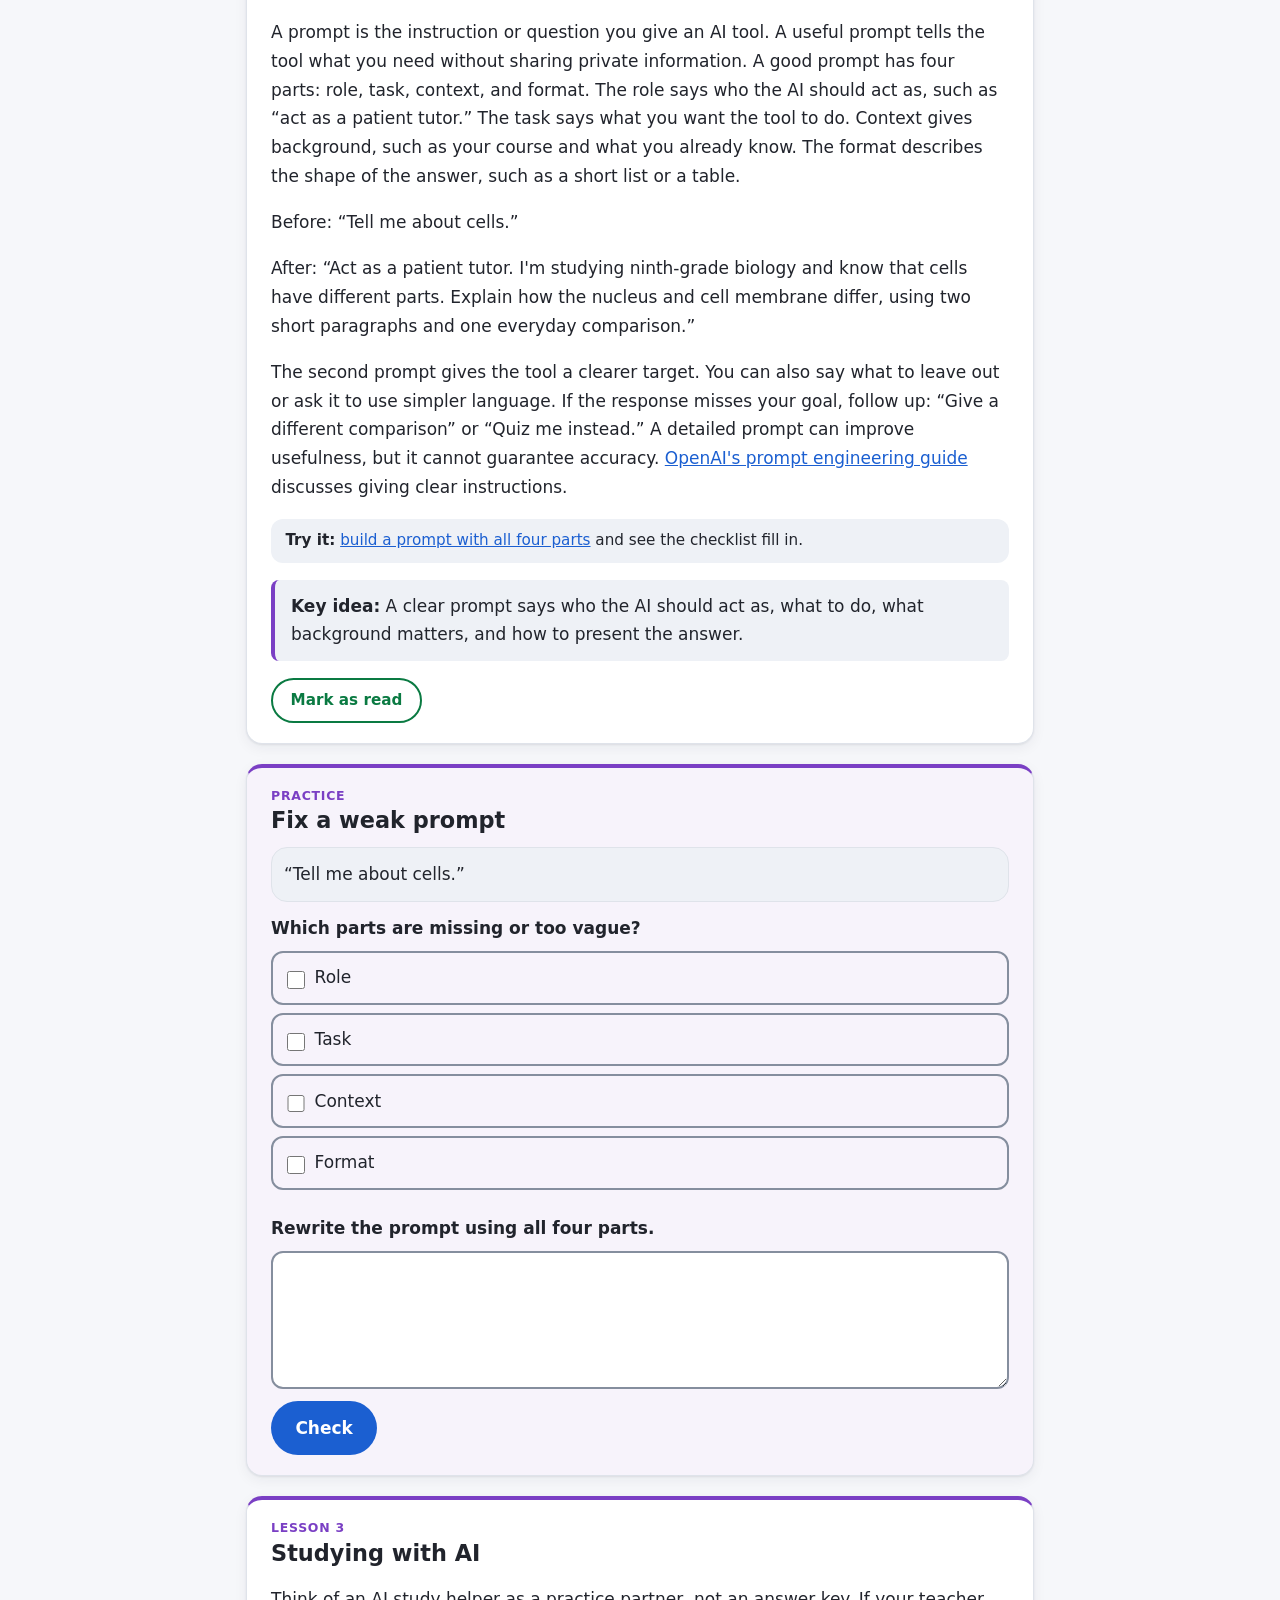
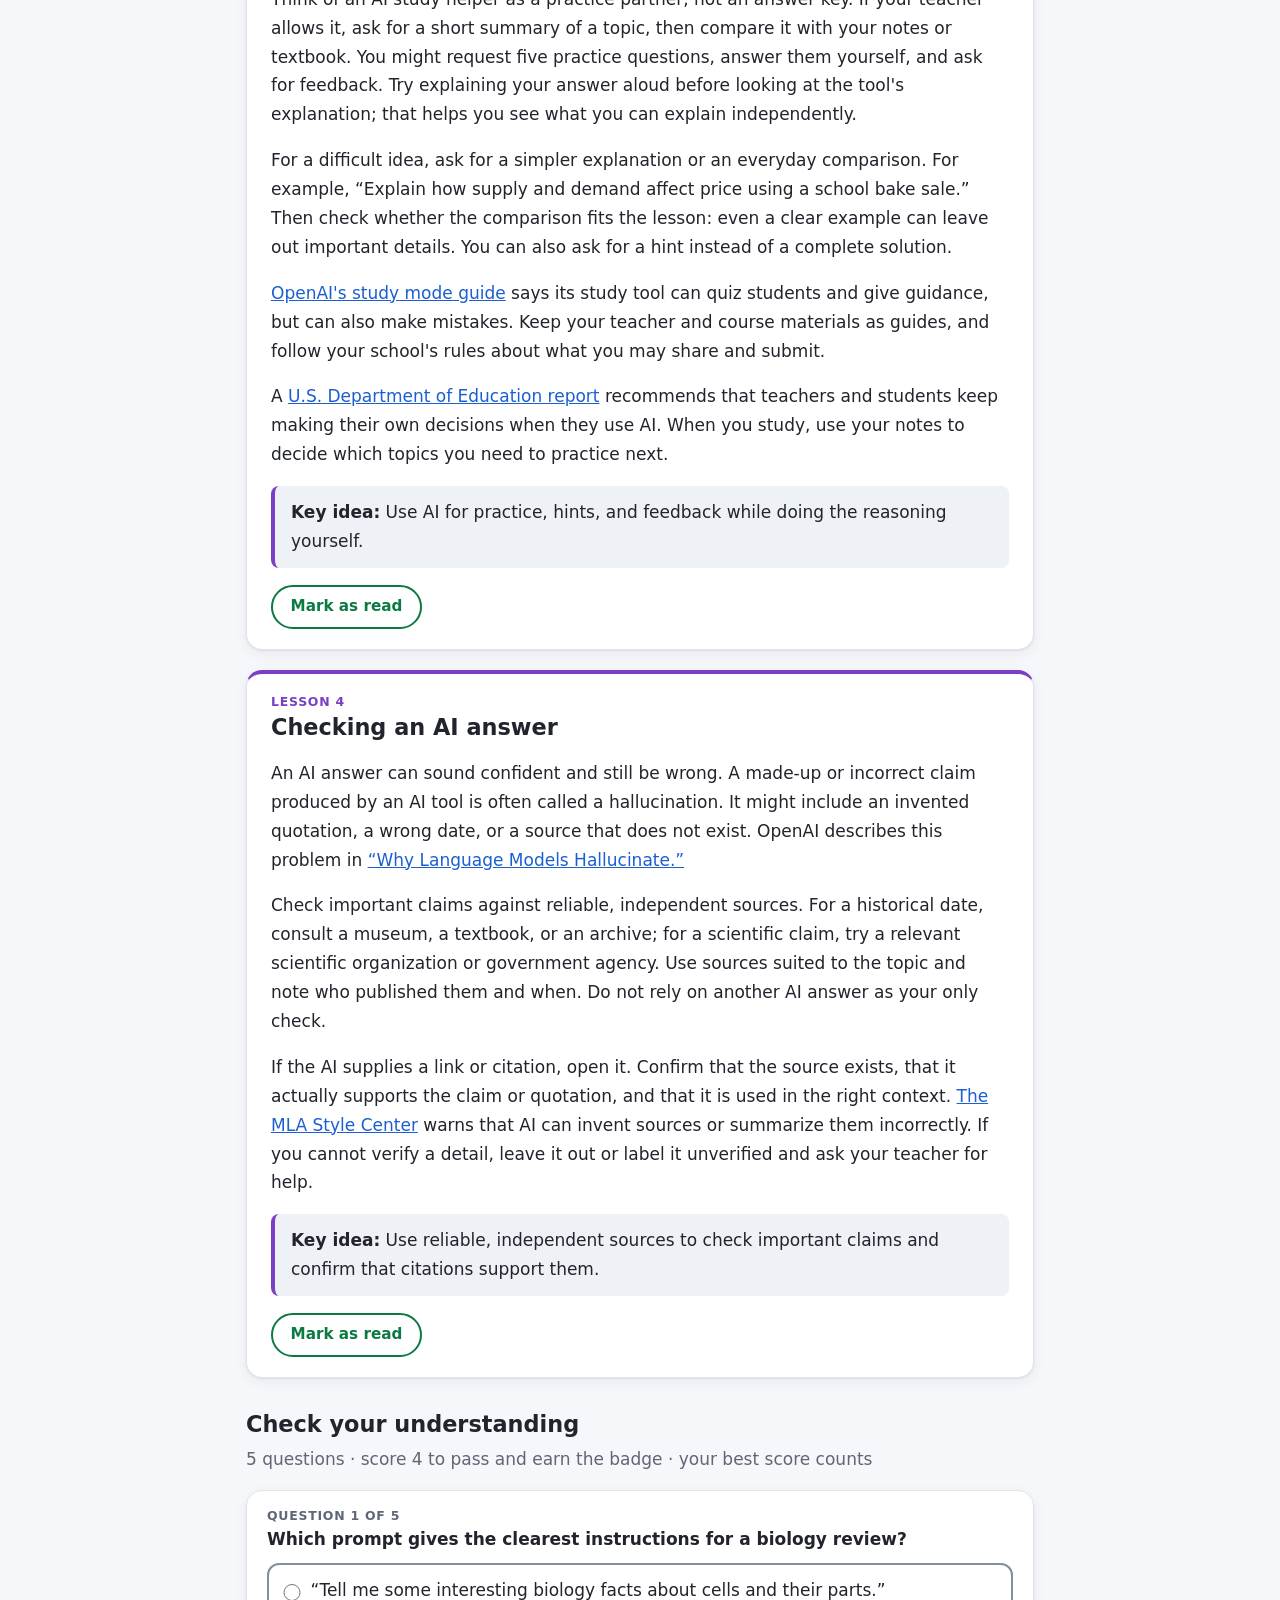
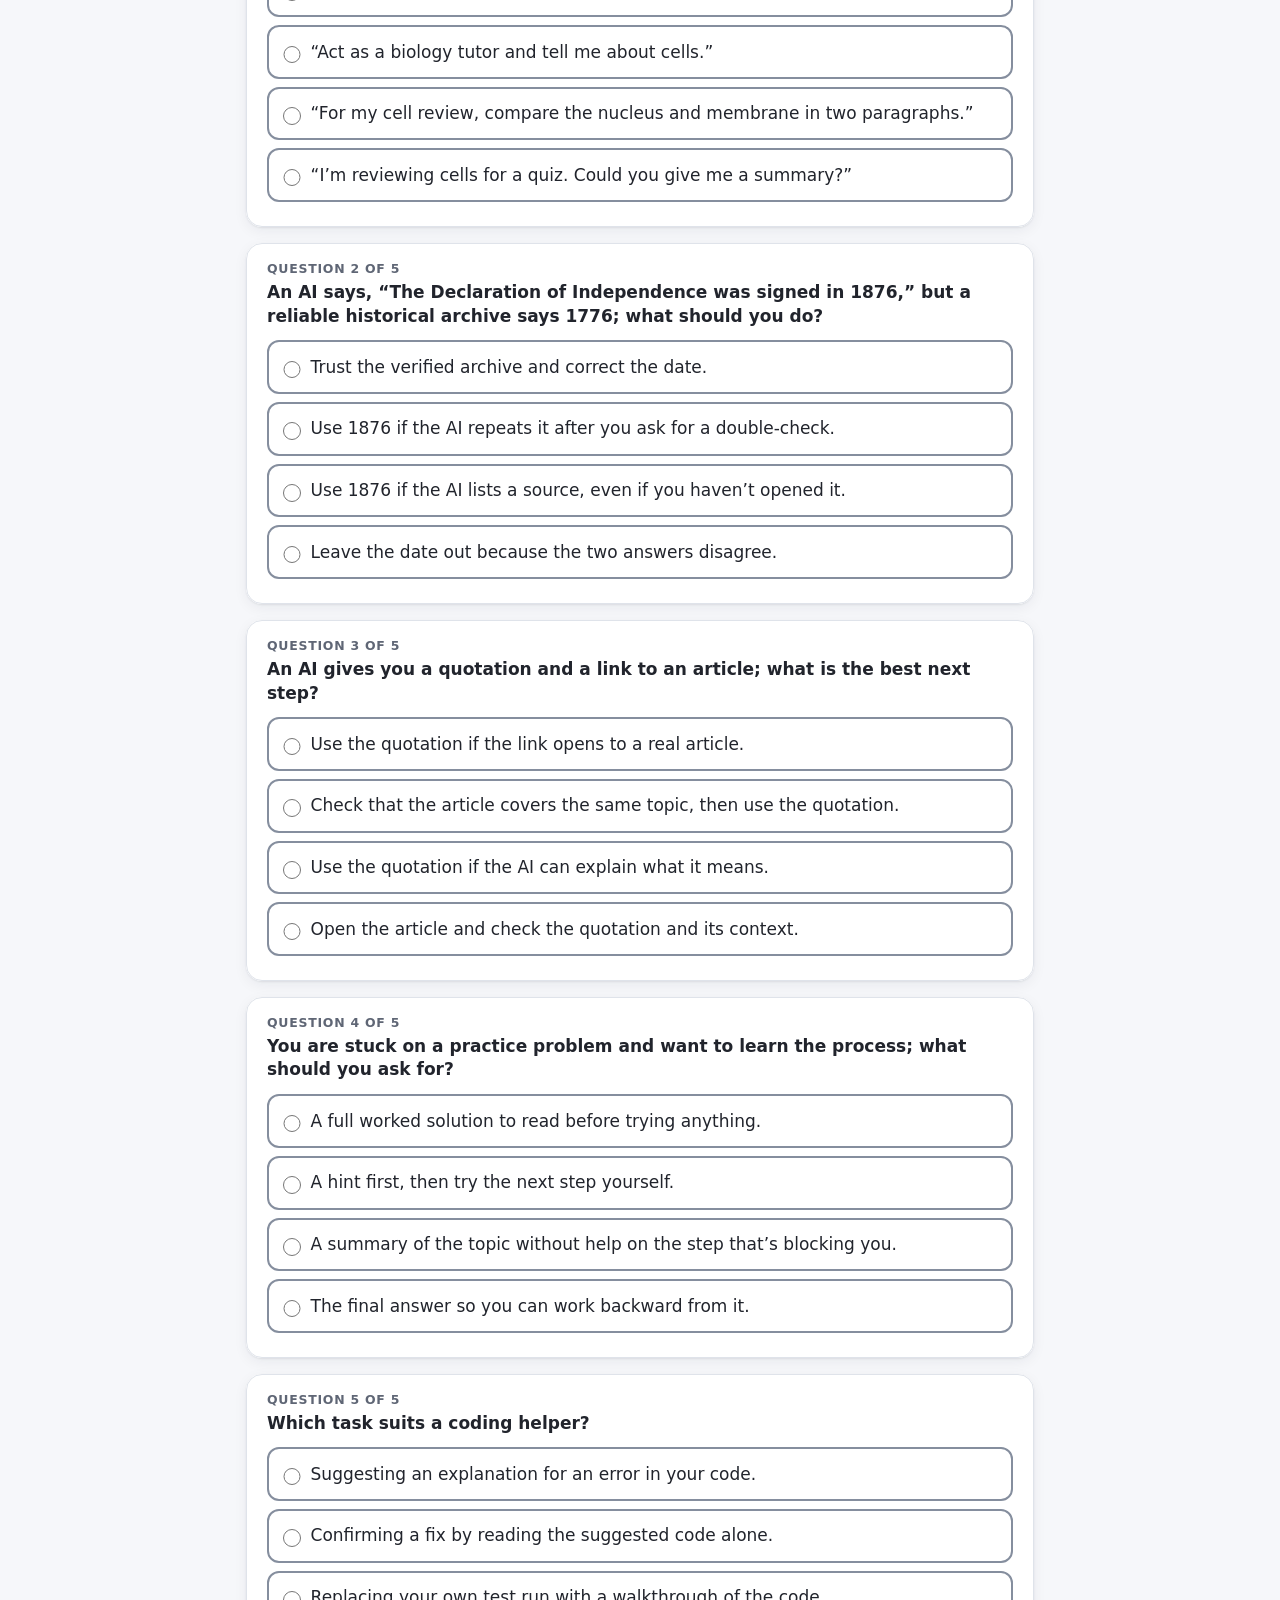
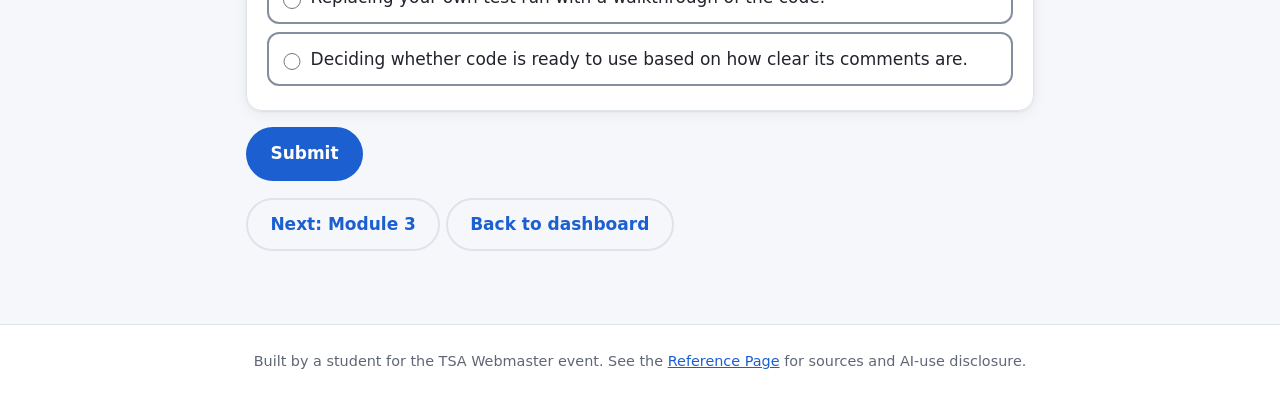
<file: module2.html>
<!doctype html>
<html lang="en">
<head>
<script>try{var t=localStorage.getItem("aiPortal.theme");if(t==="light"||t==="dark")document.documentElement.dataset.theme=t}catch(e){}</script>
<script src="js/theme.js" defer></script>
<meta charset="utf-8">
<meta name="viewport" content="width=device-width,initial-scale=1">
<title>Module 2: Using AI tools well – AI Lab</title>
<meta name="description" content="Learn to choose AI tools, write useful prompts, study effectively, and check AI answers.">
<link rel="stylesheet" href="css/style.css">
<link rel="icon" href="data:image/svg+xml,%3Csvg xmlns=%22http://www.w3.org/2000/svg%22 viewBox=%220 0 32 32%22%3E%3Cdefs%3E%3ClinearGradient id=%22g%22 x1=%220%22 y1=%220%22 x2=%221%22 y2=%221%22%3E%3Cstop offset=%220%22 stop-color=%22#1b5fd1%22/%3E%3Cstop offset=%221%22 stop-color=%22#7a3fc4%22/%3E%3C/linearGradient%3E%3C/defs%3E%3Cpath d=%22M6 4h20a4 4 0 0 1 4 4v12a4 4 0 0 1-4 4H12l-7 5v-5a4 4 0 0 1-3-4V8a4 4 0 0 1 4-4z%22 fill=%22url%28#g%29%22/%3E%3Ccircle cx=%2222%22 cy=%2211%22 r=%222.5%22 fill=%22#fff%22/%3E%3C/svg%3E">
<link rel="stylesheet" href="css/activities.css">
<script src="js/activities.js" defer></script>
</head>
<body>
<a class="skip" href="#main">Skip to content</a>
<header><div class="bar">
  <a class="brand" href="index.html">AI Lab</a>
  <nav aria-label="Main"><ul>
    <li><a href="index.html">Home</a></li>
    <li><a href="demos.html">Demos</a></li>
    <li><a href="data.html">My data</a></li>
    <li><a href="reference.html">Reference</a></li>
  </ul></nav>
  <button type="button" class="theme-toggle" data-theme-toggle aria-label="Theme: Auto. Activate to switch to Light">Theme: Auto</button>
</div>
<nav class="module-nav" aria-label="Modules"><ul>
  <li><a href="module1.html"><span>1</span><span class="module-nav-label"> · What AI is</span></a></li>
  <li><a href="module2.html" aria-current="page"><span>2</span><span class="module-nav-label"> · Using AI tools</span></a></li>
  <li><a href="module3.html"><span>3</span><span class="module-nav-label"> · Using AI ethically</span></a></li>
  <li><a href="module4.html"><span>4</span><span class="module-nav-label"> · Going deeper</span></a></li>
  <li><a href="module5.html"><span>5</span><span class="module-nav-label"> · Building with AI</span></a></li>
  <li><a href="module6.html"><span>6</span><span class="module-nav-label"> · Coding with AI</span></a></li>
</ul></nav></header>

<main id="main">
  <h1>Using AI tools well</h1>
  <p class="lead">Learn how to choose AI tools, guide them with clear prompts, study actively, and check their answers.</p>

  <figure class="diagram">
    <svg viewBox="0 0 480 150" role="img" aria-label="A prompt built from four parts: role, task, context, and format.">
      <title>Parts of a prompt: role, task, context, and format</title>
      <rect x="4" y="4" width="228" height="64" rx="10" stroke-width="2" style="fill: var(--muted); stroke: var(--line)"/>
      <text x="20" y="30" font-size="15" font-weight="700" fill="currentColor">Role</text>
      <text x="20" y="50" font-size="12" style="fill: var(--soft)">Who the AI should act as</text>
      <rect x="248" y="4" width="228" height="64" rx="10" stroke-width="2" style="fill: var(--muted); stroke: var(--line)"/>
      <text x="264" y="30" font-size="15" font-weight="700" fill="currentColor">Task</text>
      <text x="264" y="50" font-size="12" style="fill: var(--soft)">What you want done</text>
      <text x="240" y="42" text-anchor="middle" font-size="18" style="fill: var(--soft)">+</text>
      <rect x="4" y="82" width="228" height="64" rx="10" stroke-width="2" style="fill: var(--muted); stroke: var(--line)"/>
      <text x="20" y="108" font-size="15" font-weight="700" fill="currentColor">Context</text>
      <text x="20" y="128" font-size="12" style="fill: var(--soft)">Background and details</text>
      <rect x="248" y="82" width="228" height="64" rx="10" stroke-width="2" style="fill: var(--muted); stroke: var(--accent)"/>
      <text x="264" y="108" font-size="15" font-weight="700" fill="currentColor">Format</text>
      <text x="264" y="128" font-size="12" style="fill: var(--soft)">Shape of the answer</text>
      <text x="240" y="120" text-anchor="middle" font-size="18" style="fill: var(--soft)">+</text>
    </svg>
  </figure>

  <section class="card" aria-labelledby="lesson-1">
    <h2 id="lesson-1">Types of AI tools</h2>
    <p>AI tools can help with different kinds of tasks. A chat tool responds to questions or instructions in a conversation. You might ask it to brainstorm a story idea or explain a science term. An image tool creates or changes pictures from instructions, such as a description of a landscape. Check your assignment rules before using a generated image in schoolwork.</p>
    <p>A coding helper can suggest computer code, explain what code does, or help find a bug, which is a mistake in a program. A study helper can create practice questions, offer hints, or explain a topic in another way. Some tools combine several of these abilities, so the categories can overlap.</p>
    <p>Real examples: <a href="https://help.openai.com/en/articles/11780217-using-study-mode-in-chatgpt">ChatGPT's study mode</a> is described as asking questions, guiding your thinking, and checking your understanding, instead of only giving a final answer. Anthropic describes <a href="https://www.anthropic.com/news/introducing-claude-for-education">Learning mode in Claude</a> as guiding students' reasoning rather than providing answers. <a href="https://docs.github.com/en/copilot/get-started/best-practices">GitHub Copilot</a> is a coding tool, and GitHub publishes best practices for using it. Features change, so check each tool's own page and your class rules.</p>
    <p>Choose a tool based on your goal and whether your teacher permits it. Each tool can produce mistakes: a picture may contain impossible details, and suggested code may not work. Review the result yourself. For study features and their limits, see <a href="https://help.openai.com/en/articles/11780217-using-study-mode-in-chatgpt">OpenAI's study mode guide</a>.</p>
    <p class="key"><strong>Key idea:</strong> Choose a tool that fits your goal and your class rules, then review what it gives you.</p>
    <button class="btn" type="button" data-lesson="l1">Mark as read</button>
  </section>

  <section class="card" aria-labelledby="lesson-2">
    <h2 id="lesson-2">Writing a good prompt</h2>
    <p>A prompt is the instruction or question you give an AI tool. A useful prompt tells the tool what you need without sharing private information. A good prompt has four parts: role, task, context, and format. The role says who the AI should act as, such as “act as a patient tutor.” The task says what you want the tool to do. Context gives background, such as your course and what you already know. The format describes the shape of the answer, such as a short list or a table.</p>
    <p>Before: “Tell me about cells.”</p>
    <p>After: <span id="strong-prompt">“Act as a patient tutor. I'm studying ninth-grade biology and know that cells have different parts. Explain how the nucleus and cell membrane differ, using two short paragraphs and one everyday comparison.”</span></p>
    <p>The second prompt gives the tool a clearer target. You can also say what to leave out or ask it to use simpler language. If the response misses your goal, follow up: “Give a different comparison” or “Quiz me instead.” A detailed prompt can improve usefulness, but it cannot guarantee accuracy. <a href="https://developers.openai.com/api/docs/guides/prompt-engineering">OpenAI's prompt engineering guide</a> discusses giving clear instructions.</p>
    <p class="try"><strong>Try it:</strong> <a href="demos.html#prompt-h">build a prompt with all four parts</a> and see the checklist fill in.</p>
    <p class="key"><strong>Key idea:</strong> A clear prompt says who the AI should act as, what to do, what background matters, and how to present the answer.</p>
    <button class="btn" type="button" data-lesson="l2">Mark as read</button>
  </section>

  <section class="card activity" id="prompt-practice" aria-labelledby="prompt-title">
    <h2 id="prompt-title">Fix a weak prompt</h2>
    <p class="activity-example">“Tell me about cells.”</p>
    <fieldset>
      <legend>Which parts are missing or too vague?</legend>
      <div class="quiz-options">
        <label><input type="checkbox" name="prompt-part" value="Role"> Role</label>
        <label><input type="checkbox" name="prompt-part" value="Task"> Task</label>
        <label><input type="checkbox" name="prompt-part" value="Context"> Context</label>
        <label><input type="checkbox" name="prompt-part" value="Format"> Format</label>
      </div>
    </fieldset>
    <label for="prompt-rewrite"><strong>Rewrite the prompt using all four parts.</strong></label>
    <textarea class="field" id="prompt-rewrite" rows="4"></textarea>
    <button class="btn" type="button">Check</button>
    <p class="quiz-feedback" aria-live="polite" aria-atomic="true"></p>
    <div id="prompt-example" hidden>
      <h3>Strong prompt from the lesson</h3>
      <p class="activity-example"></p>
    </div>
  </section>

  <section class="card" aria-labelledby="lesson-3">
    <h2 id="lesson-3">Studying with AI</h2>
    <p>Think of an AI study helper as a practice partner, not an answer key. If your teacher allows it, ask for a short summary of a topic, then compare it with your notes or textbook. You might request five practice questions, answer them yourself, and ask for feedback. Try explaining your answer aloud before looking at the tool's explanation; that helps you see what you can explain independently.</p>
    <p>For a difficult idea, ask for a simpler explanation or an everyday comparison. For example, “Explain how supply and demand affect price using a school bake sale.” Then check whether the comparison fits the lesson: even a clear example can leave out important details. You can also ask for a hint instead of a complete solution.</p>
    <p><a href="https://help.openai.com/en/articles/11780217-using-study-mode-in-chatgpt">OpenAI's study mode guide</a> says its study tool can quiz students and give guidance, but can also make mistakes. Keep your teacher and course materials as guides, and follow your school's rules about what you may share and submit.</p>
    <p>A <a href="https://files.eric.ed.gov/fulltext/ED631097.pdf">U.S. Department of Education report</a> recommends that teachers and students keep making their own decisions when they use AI. When you study, use your notes to decide which topics you need to practice next.</p>
    <p class="key"><strong>Key idea:</strong> Use AI for practice, hints, and feedback while doing the reasoning yourself.</p>
    <button class="btn" type="button" data-lesson="l3">Mark as read</button>
  </section>

  <section class="card" aria-labelledby="lesson-4">
    <h2 id="lesson-4">Checking an AI answer</h2>
    <p>An AI answer can sound confident and still be wrong. A made-up or incorrect claim produced by an AI tool is often called a hallucination. It might include an invented quotation, a wrong date, or a source that does not exist. OpenAI describes this problem in <a href="https://openai.com/index/why-language-models-hallucinate/">“Why Language Models Hallucinate.”</a></p>
    <p>Check important claims against reliable, independent sources. For a historical date, consult a museum, a textbook, or an archive; for a scientific claim, try a relevant scientific organization or government agency. Use sources suited to the topic and note who published them and when. Do not rely on another AI answer as your only check.</p>
    <p>If the AI supplies a link or citation, open it. Confirm that the source exists, that it actually supports the claim or quotation, and that it is used in the right context. <a href="https://style.mla.org/citing-generative-ai-updated-revised/">The MLA Style Center</a> warns that AI can invent sources or summarize them incorrectly. If you cannot verify a detail, leave it out or label it unverified and ask your teacher for help.</p>
    <p class="key"><strong>Key idea:</strong> Use reliable, independent sources to check important claims and confirm that citations support them.</p>
    <button class="btn" type="button" data-lesson="l4">Mark as read</button>
  </section>

  <h2 id="quiz-h">Check your understanding</h2>
  <div id="quiz"></div>
  <p><a class="btn ghost" href="module3.html">Next: Module 3</a> <a class="btn ghost" href="index.html">Back to dashboard</a></p>
</main>

<footer>Built by a student for the TSA Webmaster event. See the <a href="reference.html">Reference Page</a> for sources and AI-use disclosure.</footer>
<script src="js/progress.js"></script>
<script src="js/quiz.js"></script>
<script>
const QUESTIONS = [
  {
    "q": "Which prompt gives the clearest instructions for a biology review?",
    "options": [
      "“Tell me some interesting biology facts about cells and their parts.”",
      "“Act as a biology tutor and tell me about cells.”",
      "“For my cell review, compare the nucleus and membrane in two paragraphs.”",
      "“I’m reviewing cells for a quiz. Could you give me a summary?”"
    ],
    "answer": 2,
    "why": "It gives context, a specific task, and a format. To include all four parts, add a role such as “act as a patient tutor.”"
  },
  {
    "q": "An AI says, “The Declaration of Independence was signed in 1876,” but a reliable historical archive says 1776; what should you do?",
    "options": [
      "Trust the verified archive and correct the date.",
      "Use 1876 if the AI repeats it after you ask for a double-check.",
      "Use 1876 if the AI lists a source, even if you haven’t opened it.",
      "Leave the date out because the two answers disagree."
    ],
    "answer": 0,
    "why": "A relevant, reliable source can expose an incorrect AI claim."
  },
  {
    "q": "An AI gives you a quotation and a link to an article; what is the best next step?",
    "options": [
      "Use the quotation if the link opens to a real article.",
      "Check that the article covers the same topic, then use the quotation.",
      "Use the quotation if the AI can explain what it means.",
      "Open the article and check the quotation and its context."
    ],
    "answer": 3,
    "why": "A link does not prove that a quotation is real or used in the right context."
  },
  {
    "q": "You are stuck on a practice problem and want to learn the process; what should you ask for?",
    "options": [
      "A full worked solution to read before trying anything.",
      "A hint first, then try the next step yourself.",
      "A summary of the topic without help on the step that’s blocking you.",
      "The final answer so you can work backward from it."
    ],
    "answer": 1,
    "why": "A hint lets you practice the reasoning while getting help when you need it."
  },
  {
    "q": "Which task suits a coding helper?",
    "options": [
      "Suggesting an explanation for an error in your code.",
      "Confirming a fix by reading the suggested code alone.",
      "Replacing your own test run with a walkthrough of the code.",
      "Deciding whether code is ready to use based on how clear its comments are."
    ],
    "answer": 0,
    "why": "A coding helper can suggest explanations, but its suggestions still need review and testing."
  }
];
Quiz.mount(document.getElementById('quiz'), 'm2', QUESTIONS);
Quiz.initLessons('m2');
</script>
</body>
</html>
</file>
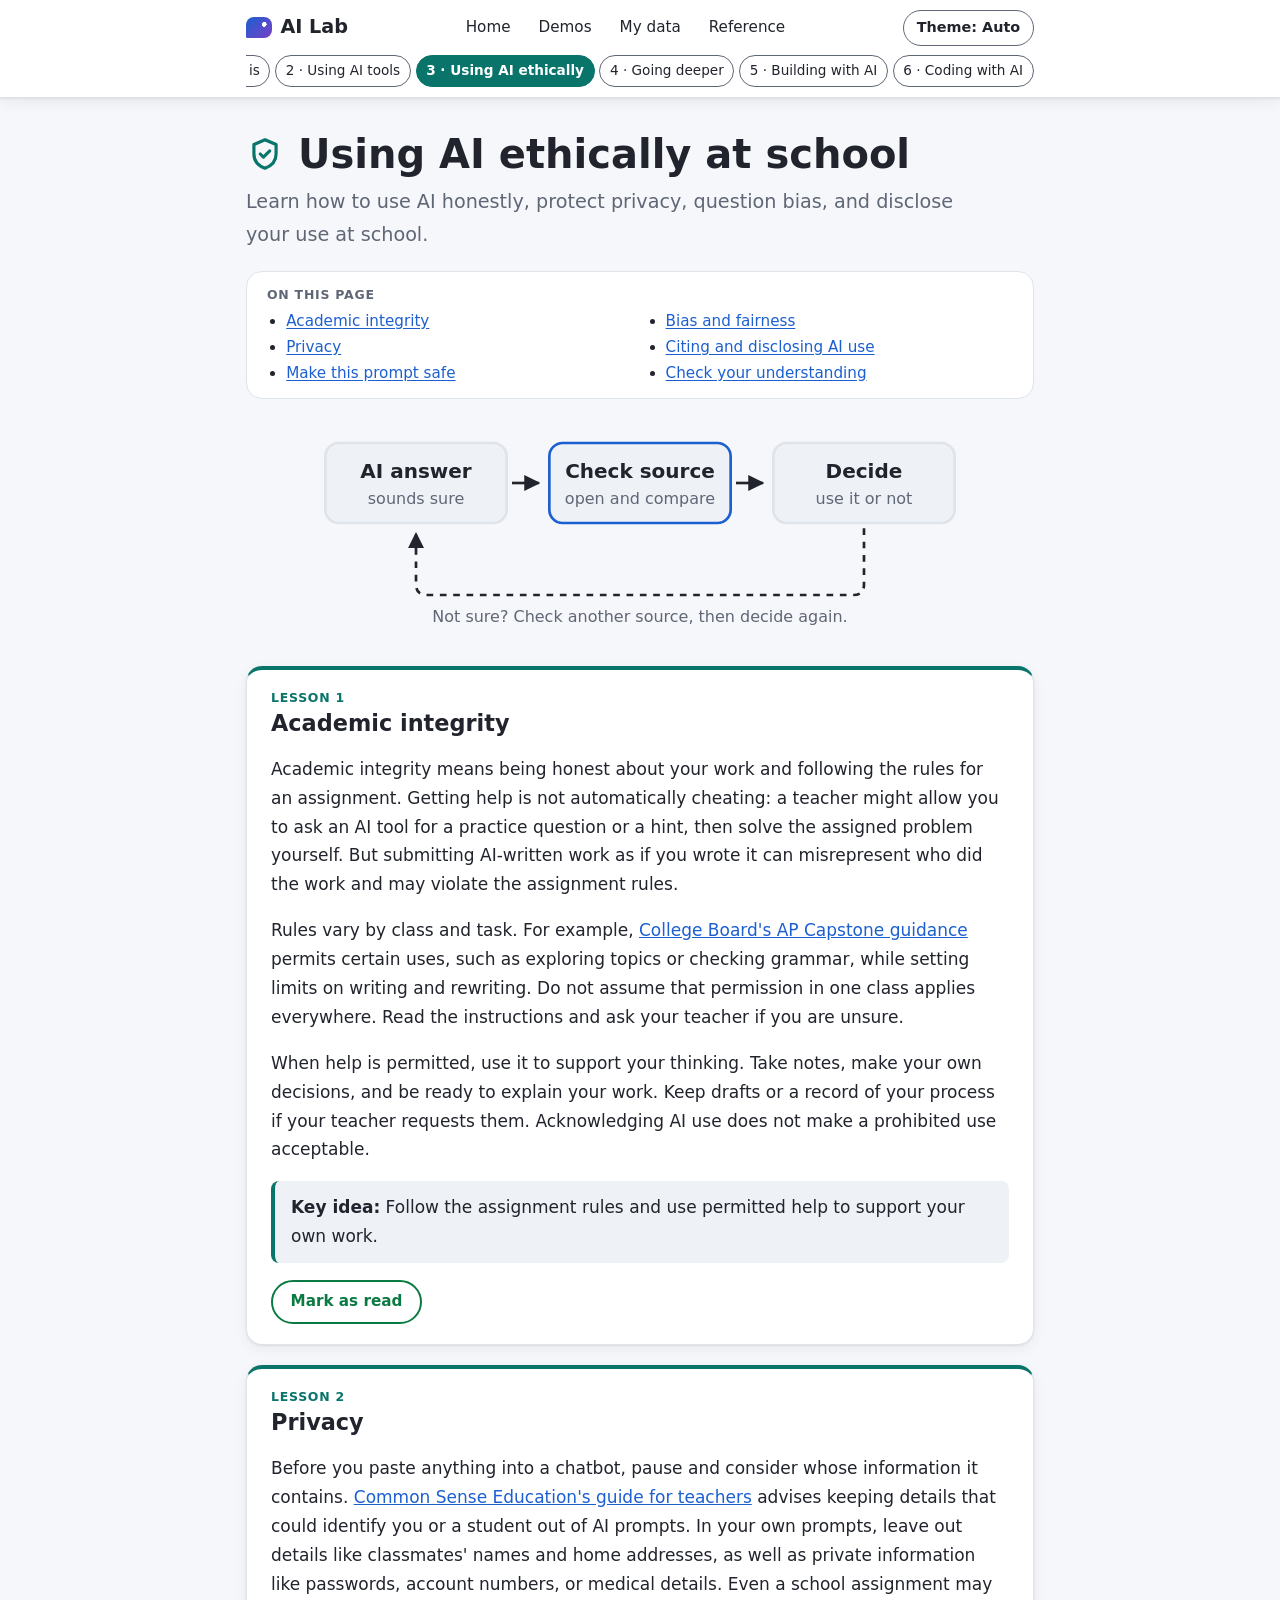
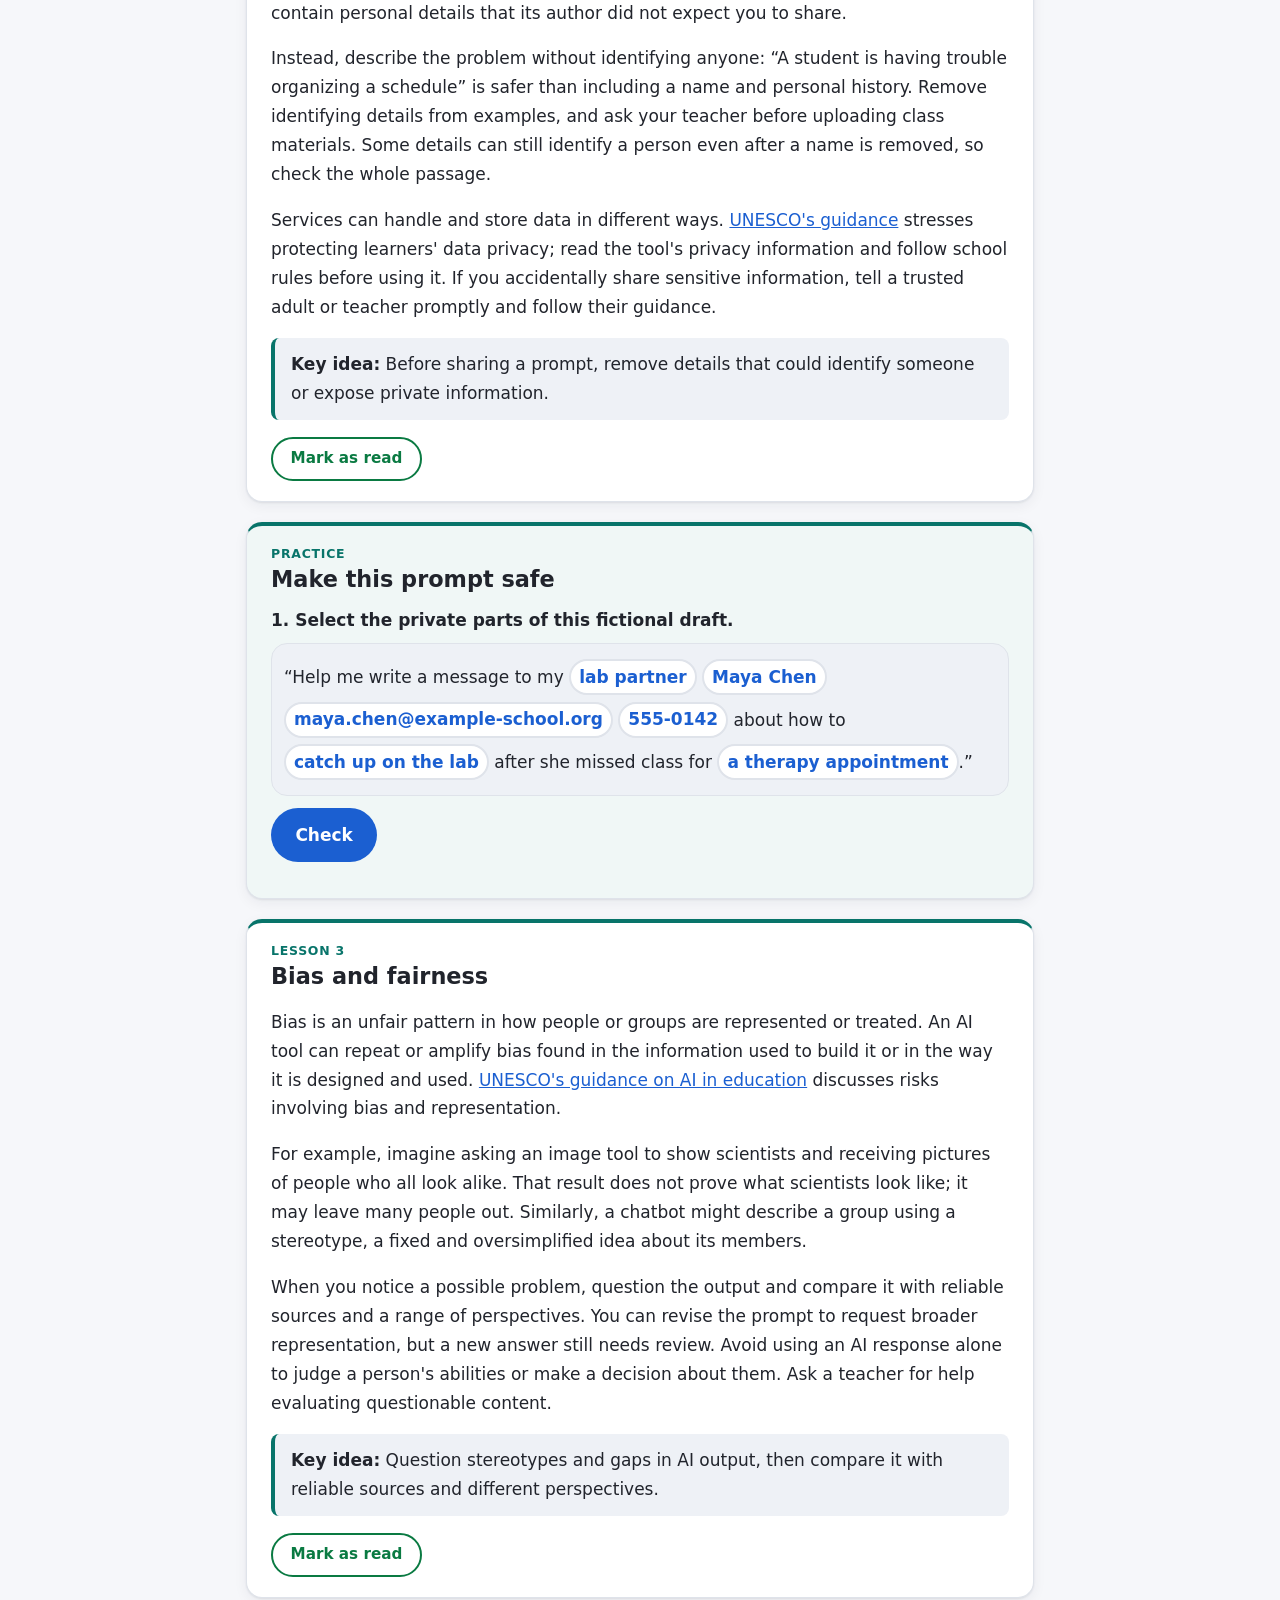
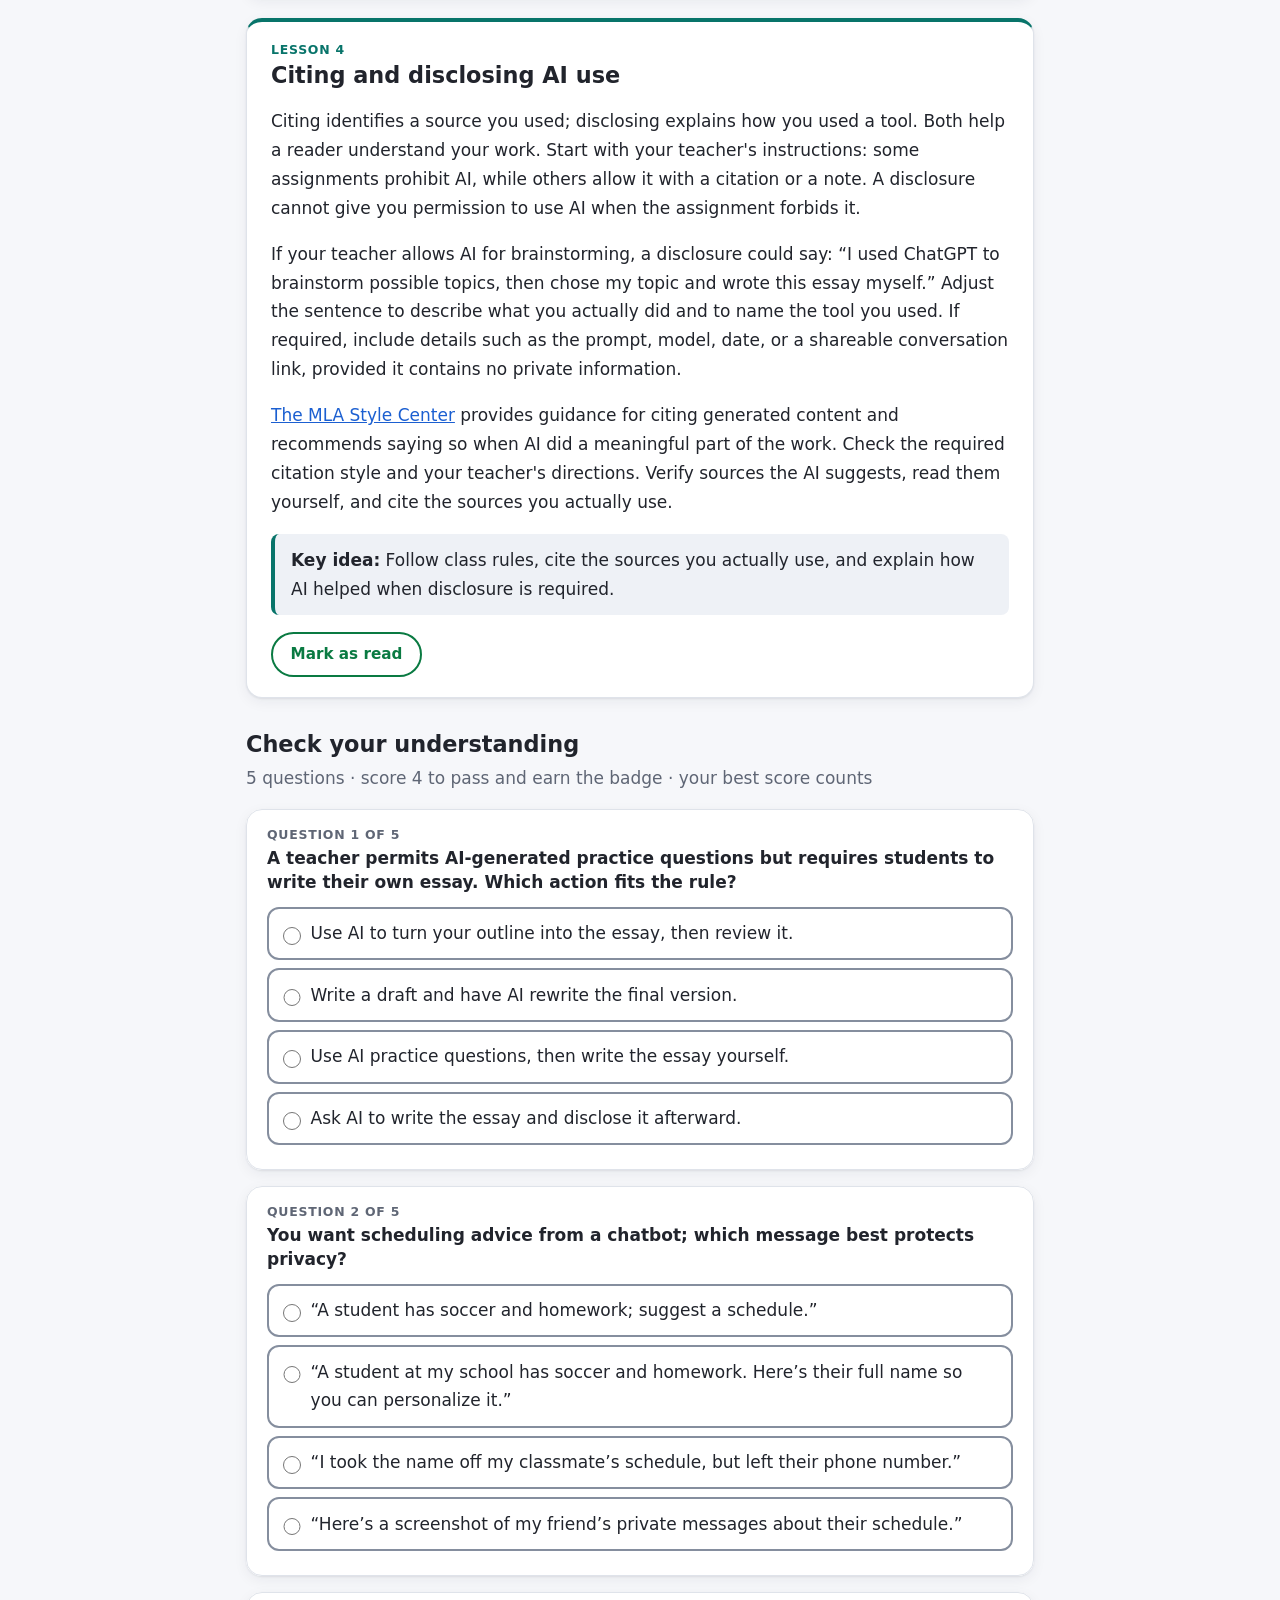
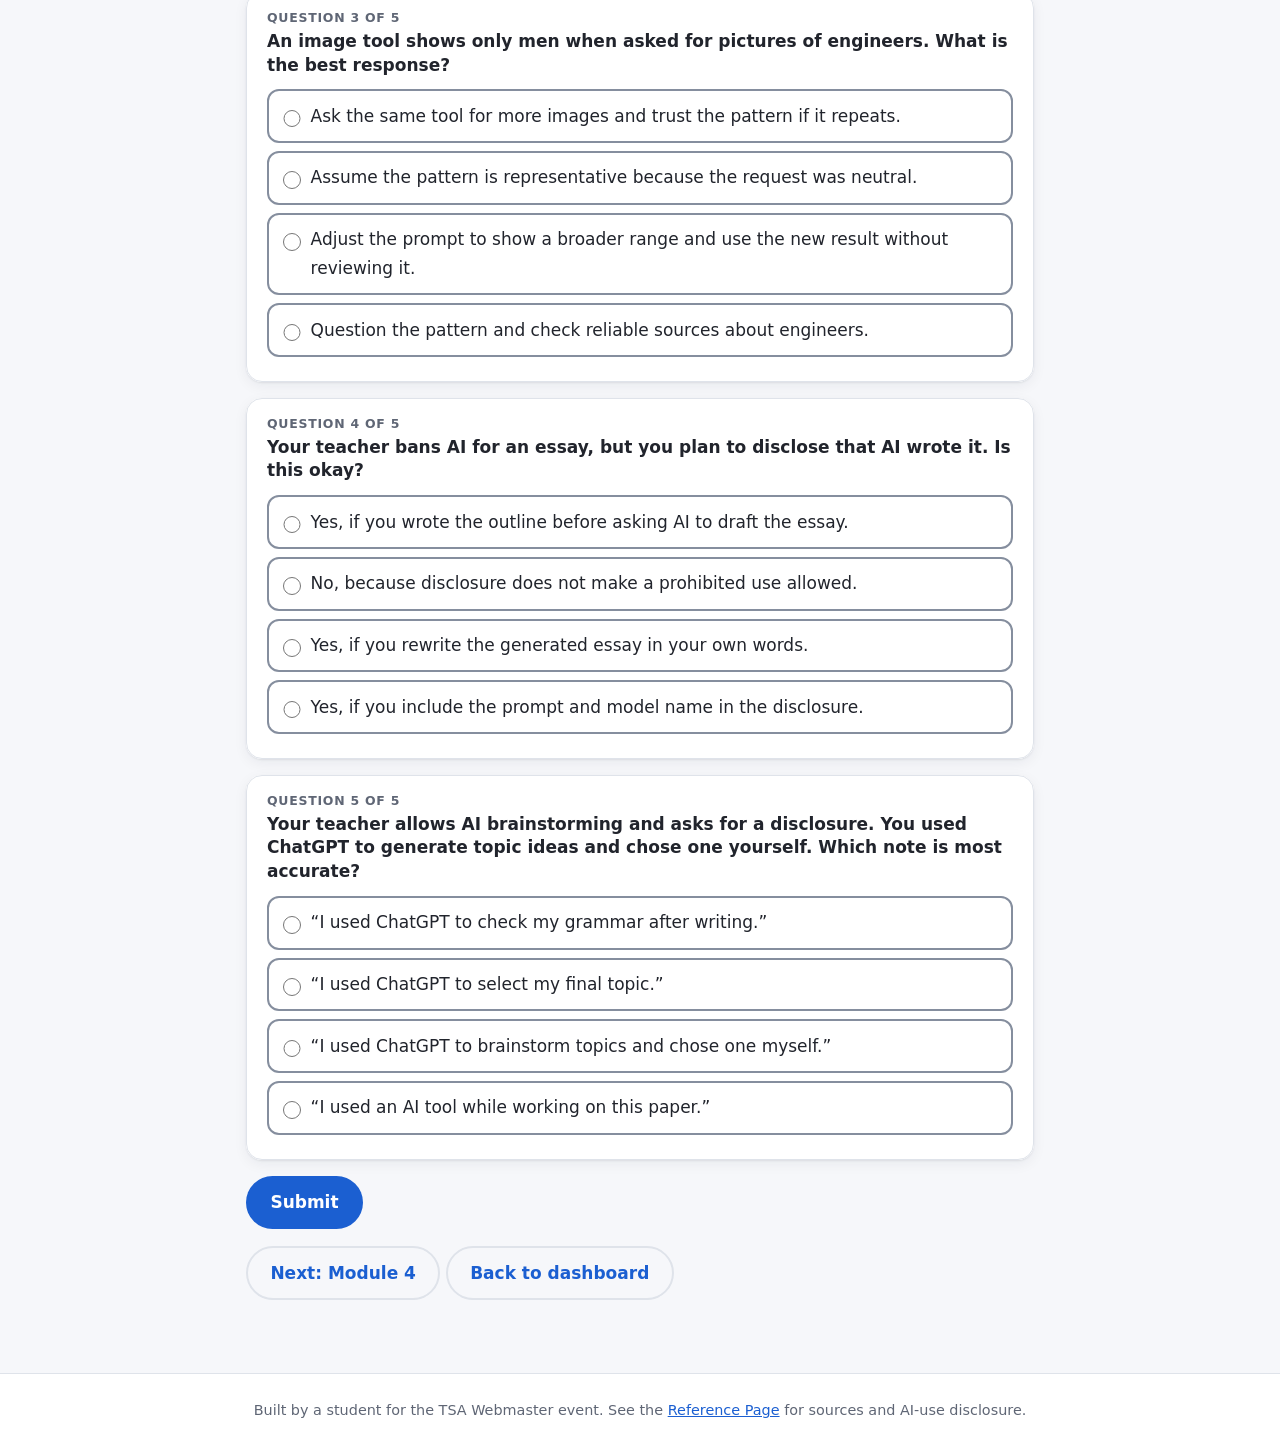
<file: module3.html>
<!doctype html>
<html lang="en">
<head>
<script>try{var t=localStorage.getItem("aiPortal.theme");if(t==="light"||t==="dark")document.documentElement.dataset.theme=t}catch(e){}</script>
<script src="js/theme.js" defer></script>
<meta charset="utf-8">
<meta name="viewport" content="width=device-width,initial-scale=1">
<title>Module 3: Using AI ethically at school – AI Lab</title>
<meta name="description" content="Explore academic integrity, privacy, fairness, and responsible disclosure when using AI at school.">
<link rel="stylesheet" href="css/style.css">
<link rel="icon" href="data:image/svg+xml,%3Csvg xmlns=%22http://www.w3.org/2000/svg%22 viewBox=%220 0 32 32%22%3E%3Cdefs%3E%3ClinearGradient id=%22g%22 x1=%220%22 y1=%220%22 x2=%221%22 y2=%221%22%3E%3Cstop offset=%220%22 stop-color=%22#1b5fd1%22/%3E%3Cstop offset=%221%22 stop-color=%22#7a3fc4%22/%3E%3C/linearGradient%3E%3C/defs%3E%3Cpath d=%22M6 4h20a4 4 0 0 1 4 4v12a4 4 0 0 1-4 4H12l-7 5v-5a4 4 0 0 1-3-4V8a4 4 0 0 1 4-4z%22 fill=%22url%28#g%29%22/%3E%3Ccircle cx=%2222%22 cy=%2211%22 r=%222.5%22 fill=%22#fff%22/%3E%3C/svg%3E">
<link rel="stylesheet" href="css/activities.css">
<script src="js/activities.js" defer></script>
</head>
<body>
<a class="skip" href="#main">Skip to content</a>
<header><div class="bar">
  <a class="brand" href="index.html">AI Lab</a>
  <nav aria-label="Main"><ul>
    <li><a href="index.html">Home</a></li>
    <li><a href="demos.html">Demos</a></li>
    <li><a href="data.html">My data</a></li>
    <li><a href="reference.html">Reference</a></li>
  </ul></nav>
  <button type="button" class="theme-toggle" data-theme-toggle aria-label="Theme: Auto. Activate to switch to Light">Theme: Auto</button>
</div>
<nav class="module-nav" aria-label="Modules"><ul>
  <li><a href="module1.html"><span>1</span><span class="module-nav-label"> · What AI is</span></a></li>
  <li><a href="module2.html"><span>2</span><span class="module-nav-label"> · Using AI tools</span></a></li>
  <li><a href="module3.html" aria-current="page"><span>3</span><span class="module-nav-label"> · Using AI ethically</span></a></li>
  <li><a href="module4.html"><span>4</span><span class="module-nav-label"> · Going deeper</span></a></li>
  <li><a href="module5.html"><span>5</span><span class="module-nav-label"> · Building with AI</span></a></li>
  <li><a href="module6.html"><span>6</span><span class="module-nav-label"> · Coding with AI</span></a></li>
</ul></nav></header>

<main id="main">
  <h1>Using AI ethically at school</h1>
  <p class="lead">Learn how to use AI honestly, protect privacy, question bias, and disclose your use at school.</p>

  <figure class="diagram">
    <svg viewBox="0 0 480 170" role="img" aria-label="A check-before-you-trust loop: an AI answer leads to checking the source, then deciding whether to trust it, and repeating if unsure.">
      <title>Check before you trust: AI answer, check the source, then decide</title>
      <defs>
        <marker id="m3-arrow" viewBox="0 0 10 10" refX="9" refY="5" markerWidth="6" markerHeight="6" orient="auto">
          <path d="M0 0 L10 5 L0 10 Z" fill="currentColor"/>
        </marker>
      </defs>
      <rect x="4" y="18" width="136" height="60" rx="10" stroke-width="2" style="fill: var(--muted); stroke: var(--line)"/>
      <text x="72" y="44" text-anchor="middle" font-size="15" font-weight="700" fill="currentColor">AI answer</text>
      <text x="72" y="64" text-anchor="middle" font-size="12" style="fill: var(--soft)">sounds sure</text>
      <line x1="144" y1="48" x2="164" y2="48" stroke="currentColor" stroke-width="2" marker-end="url(#m3-arrow)"/>
      <rect x="172" y="18" width="136" height="60" rx="10" stroke-width="2" style="fill: var(--muted); stroke: var(--accent)"/>
      <text x="240" y="44" text-anchor="middle" font-size="15" font-weight="700" fill="currentColor">Check source</text>
      <text x="240" y="64" text-anchor="middle" font-size="12" style="fill: var(--soft)">open and compare</text>
      <line x1="312" y1="48" x2="332" y2="48" stroke="currentColor" stroke-width="2" marker-end="url(#m3-arrow)"/>
      <rect x="340" y="18" width="136" height="60" rx="10" stroke-width="2" style="fill: var(--muted); stroke: var(--line)"/>
      <text x="408" y="44" text-anchor="middle" font-size="15" font-weight="700" fill="currentColor">Decide</text>
      <text x="408" y="64" text-anchor="middle" font-size="12" style="fill: var(--soft)">use it or not</text>
      <path d="M408 82 V124 Q408 132 400 132 H80 Q72 132 72 124 V86" fill="none" stroke="currentColor" stroke-width="2" stroke-dasharray="5 5" marker-end="url(#m3-arrow)"/>
      <text x="240" y="152" text-anchor="middle" font-size="12" style="fill: var(--soft)">Not sure? Check another source, then decide again.</text>
    </svg>
  </figure>

  <section class="card" aria-labelledby="lesson-1">
    <h2 id="lesson-1">Academic integrity</h2>
    <p>Academic integrity means being honest about your work and following the rules for an assignment. Getting help is not automatically cheating: a teacher might allow you to ask an AI tool for a practice question or a hint, then solve the assigned problem yourself. But submitting AI-written work as if you wrote it can misrepresent who did the work and may violate the assignment rules.</p>
    <p>Rules vary by class and task. For example, <a href="https://apcentral.collegeboard.org/help-center/what-acceptable-use-ai">College Board's AP Capstone guidance</a> permits certain uses, such as exploring topics or checking grammar, while setting limits on writing and rewriting. Do not assume that permission in one class applies everywhere. Read the instructions and ask your teacher if you are unsure.</p>
    <p>When help is permitted, use it to support your thinking. Take notes, make your own decisions, and be ready to explain your work. Keep drafts or a record of your process if your teacher requests them. Acknowledging AI use does not make a prohibited use acceptable.</p>
    <p class="key"><strong>Key idea:</strong> Follow the assignment rules and use permitted help to support your own work.</p>
    <button class="btn" type="button" data-lesson="l1">Mark as read</button>
  </section>

  <section class="card" aria-labelledby="lesson-2">
    <h2 id="lesson-2">Privacy</h2>
    <p>Before you paste anything into a chatbot, pause and consider whose information it contains. <a href="https://www.commonsense.org/education/articles/practical-tips-for-teachers-to-use-ai">Common Sense Education's guide for teachers</a> advises keeping details that could identify you or a student out of AI prompts. In your own prompts, leave out details like classmates' names and home addresses, as well as private information like passwords, account numbers, or medical details. Even a school assignment may contain personal details that its author did not expect you to share.</p>
    <p>Instead, describe the problem without identifying anyone: “A student is having trouble organizing a schedule” is safer than including a name and personal history. Remove identifying details from examples, and ask your teacher before uploading class materials. Some details can still identify a person even after a name is removed, so check the whole passage.</p>
    <p>Services can handle and store data in different ways. <a href="https://www.unesco.org/en/articles/guidance-generative-ai-education-and-research">UNESCO's guidance</a> stresses protecting learners' data privacy; read the tool's privacy information and follow school rules before using it. If you accidentally share sensitive information, tell a trusted adult or teacher promptly and follow their guidance.</p>
    <p class="key"><strong>Key idea:</strong> Before sharing a prompt, remove details that could identify someone or expose private information.</p>
    <button class="btn" type="button" data-lesson="l2">Mark as read</button>
  </section>

  <section class="card activity" id="privacy-practice" aria-labelledby="privacy-title">
    <h2 id="privacy-title">Make this prompt safe</h2>
    <fieldset>
      <legend>1. Select the private parts of this fictional draft.</legend>
      <p class="activity-example">“Help me write a message to my
        <button class="btn ghost" type="button" aria-pressed="false">lab partner</button>
        <button class="btn ghost" type="button" aria-pressed="false" data-private>Maya Chen</button>
        <button class="btn ghost" type="button" aria-pressed="false" data-private>maya.chen@example-school.org</button>
        <button class="btn ghost" type="button" aria-pressed="false" data-private>555-0142</button>
        about how to <button class="btn ghost" type="button" aria-pressed="false">catch up on the lab</button>
        after she missed class for <button class="btn ghost" type="button" aria-pressed="false" data-private>a therapy appointment</button>.”
      </p>
      <button class="btn" id="check-private" type="button">Check</button>
      <p class="quiz-feedback" id="private-feedback" aria-live="polite" aria-atomic="true"></p>
    </fieldset>

    <fieldset id="privacy-choice" hidden>
      <legend>2. What should you do before using AI to draft the message?</legend>
      <div class="quiz-options">
        <label><input type="radio" name="privacy-choice" value="name"> Remove only the name and paste the rest.</label>
        <label><input type="radio" name="privacy-choice" value="general"> Remove the private details, describe the situation generally, and check the class AI rule.</label>
        <label><input type="radio" name="privacy-choice" value="disclose"> Paste the whole draft and disclose the AI use afterward.</label>
      </div>
      <button class="btn" id="check-privacy-choice" type="button">Check answer</button>
      <p class="quiz-feedback" id="privacy-choice-feedback" aria-live="polite" aria-atomic="true"></p>
    </fieldset>

    <div id="privacy-example" hidden>
      <h3>3. Use a safer prompt if AI is allowed</h3>
      <p class="activity-example">“Help me draft a message to a lab partner about how to catch up on a missed lab.”</p>
      <p><strong>Example disclosure.</strong> “I used an AI chatbot to help draft this message; I removed personal details first.”</p>
    </div>
  </section>

  <section class="card" aria-labelledby="lesson-3">
    <h2 id="lesson-3">Bias and fairness</h2>
    <p>Bias is an unfair pattern in how people or groups are represented or treated. An AI tool can repeat or amplify bias found in the information used to build it or in the way it is designed and used. <a href="https://www.unesco.org/en/articles/guidance-generative-ai-education-and-research">UNESCO's guidance on AI in education</a> discusses risks involving bias and representation.</p>
    <p>For example, imagine asking an image tool to show scientists and receiving pictures of people who all look alike. That result does not prove what scientists look like; it may leave many people out. Similarly, a chatbot might describe a group using a stereotype, a fixed and oversimplified idea about its members.</p>
    <p>When you notice a possible problem, question the output and compare it with reliable sources and a range of perspectives. You can revise the prompt to request broader representation, but a new answer still needs review. Avoid using an AI response alone to judge a person's abilities or make a decision about them. Ask a teacher for help evaluating questionable content.</p>
    <p class="key"><strong>Key idea:</strong> Question stereotypes and gaps in AI output, then compare it with reliable sources and different perspectives.</p>
    <button class="btn" type="button" data-lesson="l3">Mark as read</button>
  </section>

  <section class="card" aria-labelledby="lesson-4">
    <h2 id="lesson-4">Citing and disclosing AI use</h2>
    <p>Citing identifies a source you used; disclosing explains how you used a tool. Both help a reader understand your work. Start with your teacher's instructions: some assignments prohibit AI, while others allow it with a citation or a note. A disclosure cannot give you permission to use AI when the assignment forbids it.</p>
    <p>If your teacher allows AI for brainstorming, a disclosure could say: “I used ChatGPT to brainstorm possible topics, then chose my topic and wrote this essay myself.” Adjust the sentence to describe what you actually did and to name the tool you used. If required, include details such as the prompt, model, date, or a shareable conversation link, provided it contains no private information.</p>
    <p><a href="https://style.mla.org/citing-generative-ai-updated-revised/">The MLA Style Center</a> provides guidance for citing generated content and recommends saying so when AI did a meaningful part of the work. Check the required citation style and your teacher's directions. Verify sources the AI suggests, read them yourself, and cite the sources you actually use.</p>
    <p class="key"><strong>Key idea:</strong> Follow class rules, cite the sources you actually use, and explain how AI helped when disclosure is required.</p>
    <button class="btn" type="button" data-lesson="l4">Mark as read</button>
  </section>

  <h2 id="quiz-h">Check your understanding</h2>
  <div id="quiz"></div>
  <p><a class="btn ghost" href="module4.html">Next: Module 4</a> <a class="btn ghost" href="index.html">Back to dashboard</a></p>
</main>

<footer>Built by a student for the TSA Webmaster event. See the <a href="reference.html">Reference Page</a> for sources and AI-use disclosure.</footer>
<script src="js/progress.js"></script>
<script src="js/quiz.js"></script>
<script>
const QUESTIONS = [
  {
    "q": "A teacher permits AI-generated practice questions but requires students to write their own essay. Which action fits the rule?",
    "options": [
      "Use AI to turn your outline into the essay, then review it.",
      "Write a draft and have AI rewrite the final version.",
      "Use AI practice questions, then write the essay yourself.",
      "Ask AI to write the essay and disclose it afterward."
    ],
    "answer": 2,
    "why": "The student uses AI for the permitted practice and completes the required writing independently."
  },
  {
    "q": "You want scheduling advice from a chatbot; which message best protects privacy?",
    "options": [
      "“A student has soccer and homework; suggest a schedule.”",
      "“A student at my school has soccer and homework. Here’s their full name so you can personalize it.”",
      "“I took the name off my classmate’s schedule, but left their phone number.”",
      "“Here’s a screenshot of my friend’s private messages about their schedule.”"
    ],
    "answer": 0,
    "why": "The safe request describes the problem without sharing identifying or sensitive details."
  },
  {
    "q": "An image tool shows only men when asked for pictures of engineers. What is the best response?",
    "options": [
      "Ask the same tool for more images and trust the pattern if it repeats.",
      "Assume the pattern is representative because the request was neutral.",
      "Adjust the prompt to show a broader range and use the new result without reviewing it.",
      "Question the pattern and check reliable sources about engineers."
    ],
    "answer": 3,
    "why": "AI output can reflect biased patterns and should be checked against other information."
  },
  {
    "q": "Your teacher bans AI for an essay, but you plan to disclose that AI wrote it. Is this okay?",
    "options": [
      "Yes, if you wrote the outline before asking AI to draft the essay.",
      "No, because disclosure does not make a prohibited use allowed.",
      "Yes, if you rewrite the generated essay in your own words.",
      "Yes, if you include the prompt and model name in the disclosure."
    ],
    "answer": 1,
    "why": "Honesty about AI use does not replace following the assignment's rules."
  },
  {
    "q": "Your teacher allows AI brainstorming and asks for a disclosure. You used ChatGPT to generate topic ideas and chose one yourself. Which note is most accurate?",
    "options": [
      "“I used ChatGPT to check my grammar after writing.”",
      "“I used ChatGPT to select my final topic.”",
      "“I used ChatGPT to brainstorm topics and chose one myself.”",
      "“I used an AI tool while working on this paper.”"
    ],
    "answer": 2,
    "why": "The note identifies the tool and describes the help actually used."
  }
];
Quiz.mount(document.getElementById('quiz'), 'm3', QUESTIONS);
Quiz.initLessons('m3');
</script>
</body>
</html>
</file>
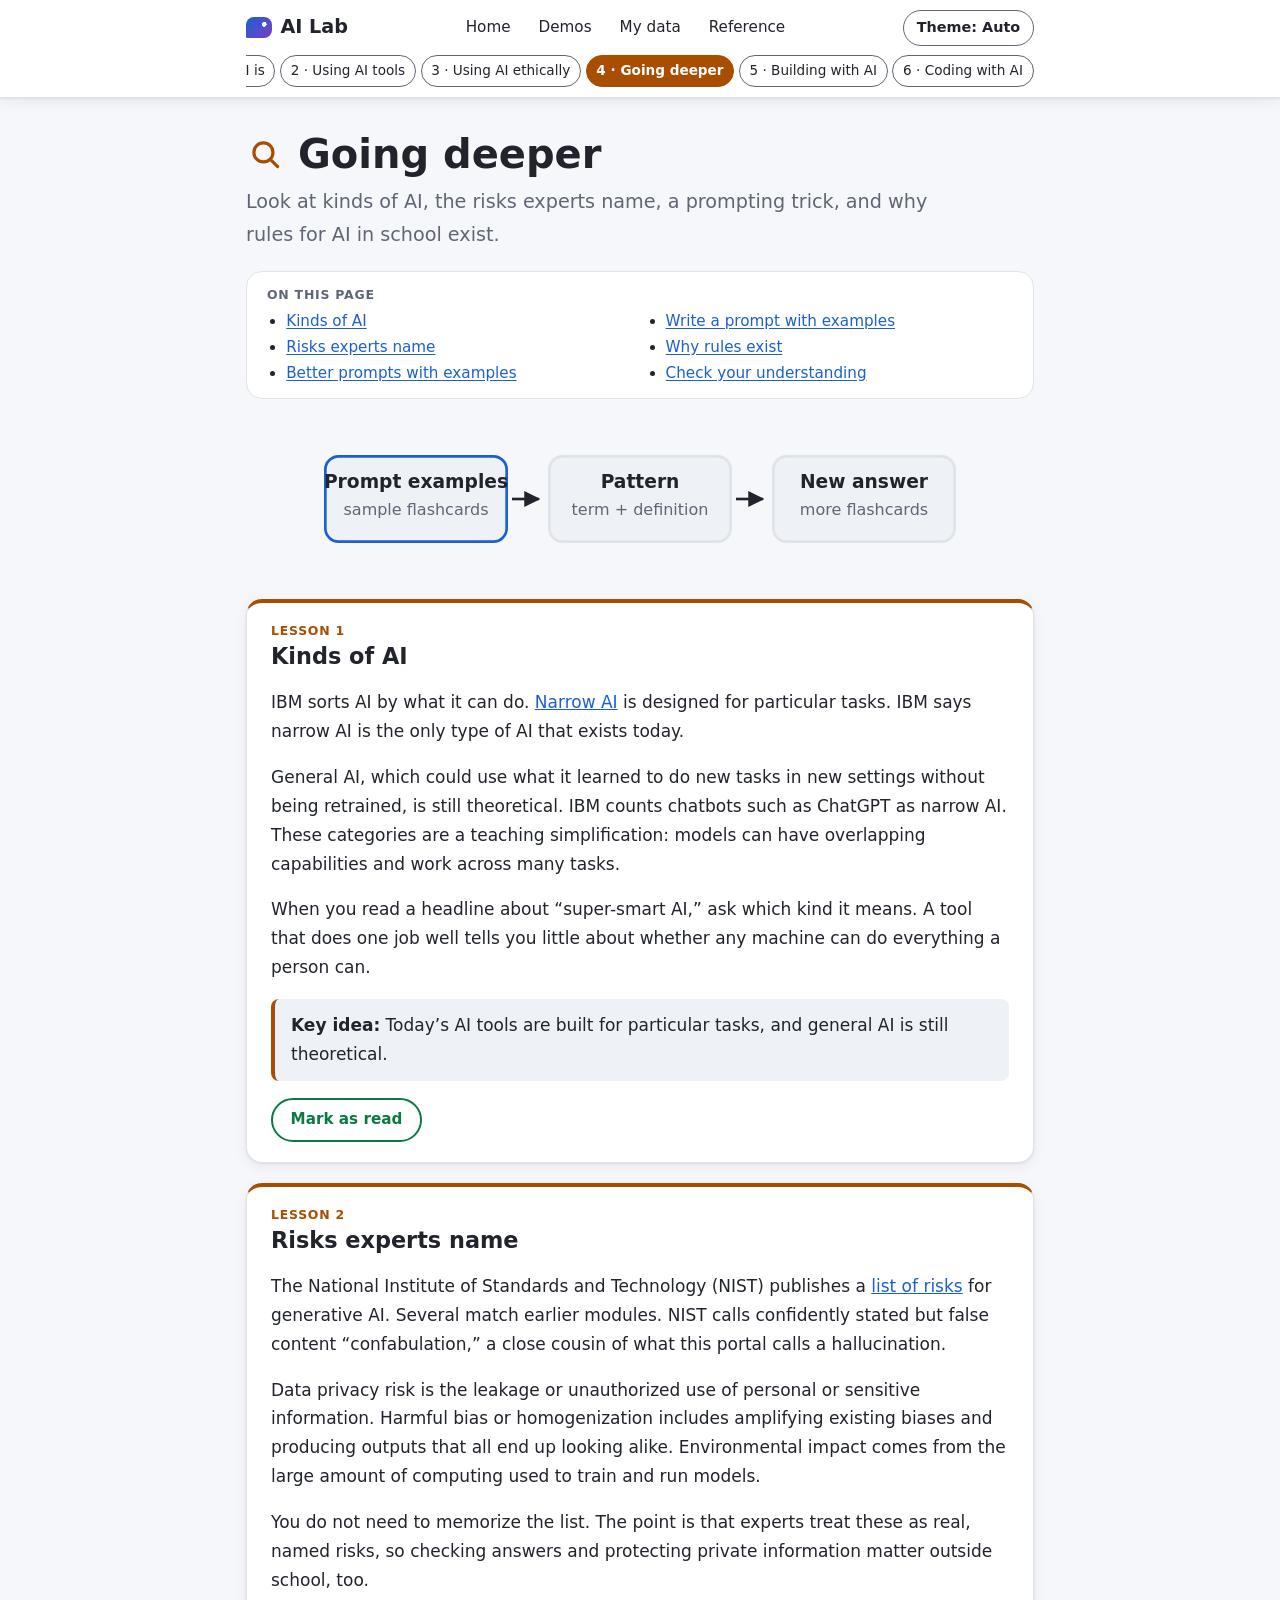
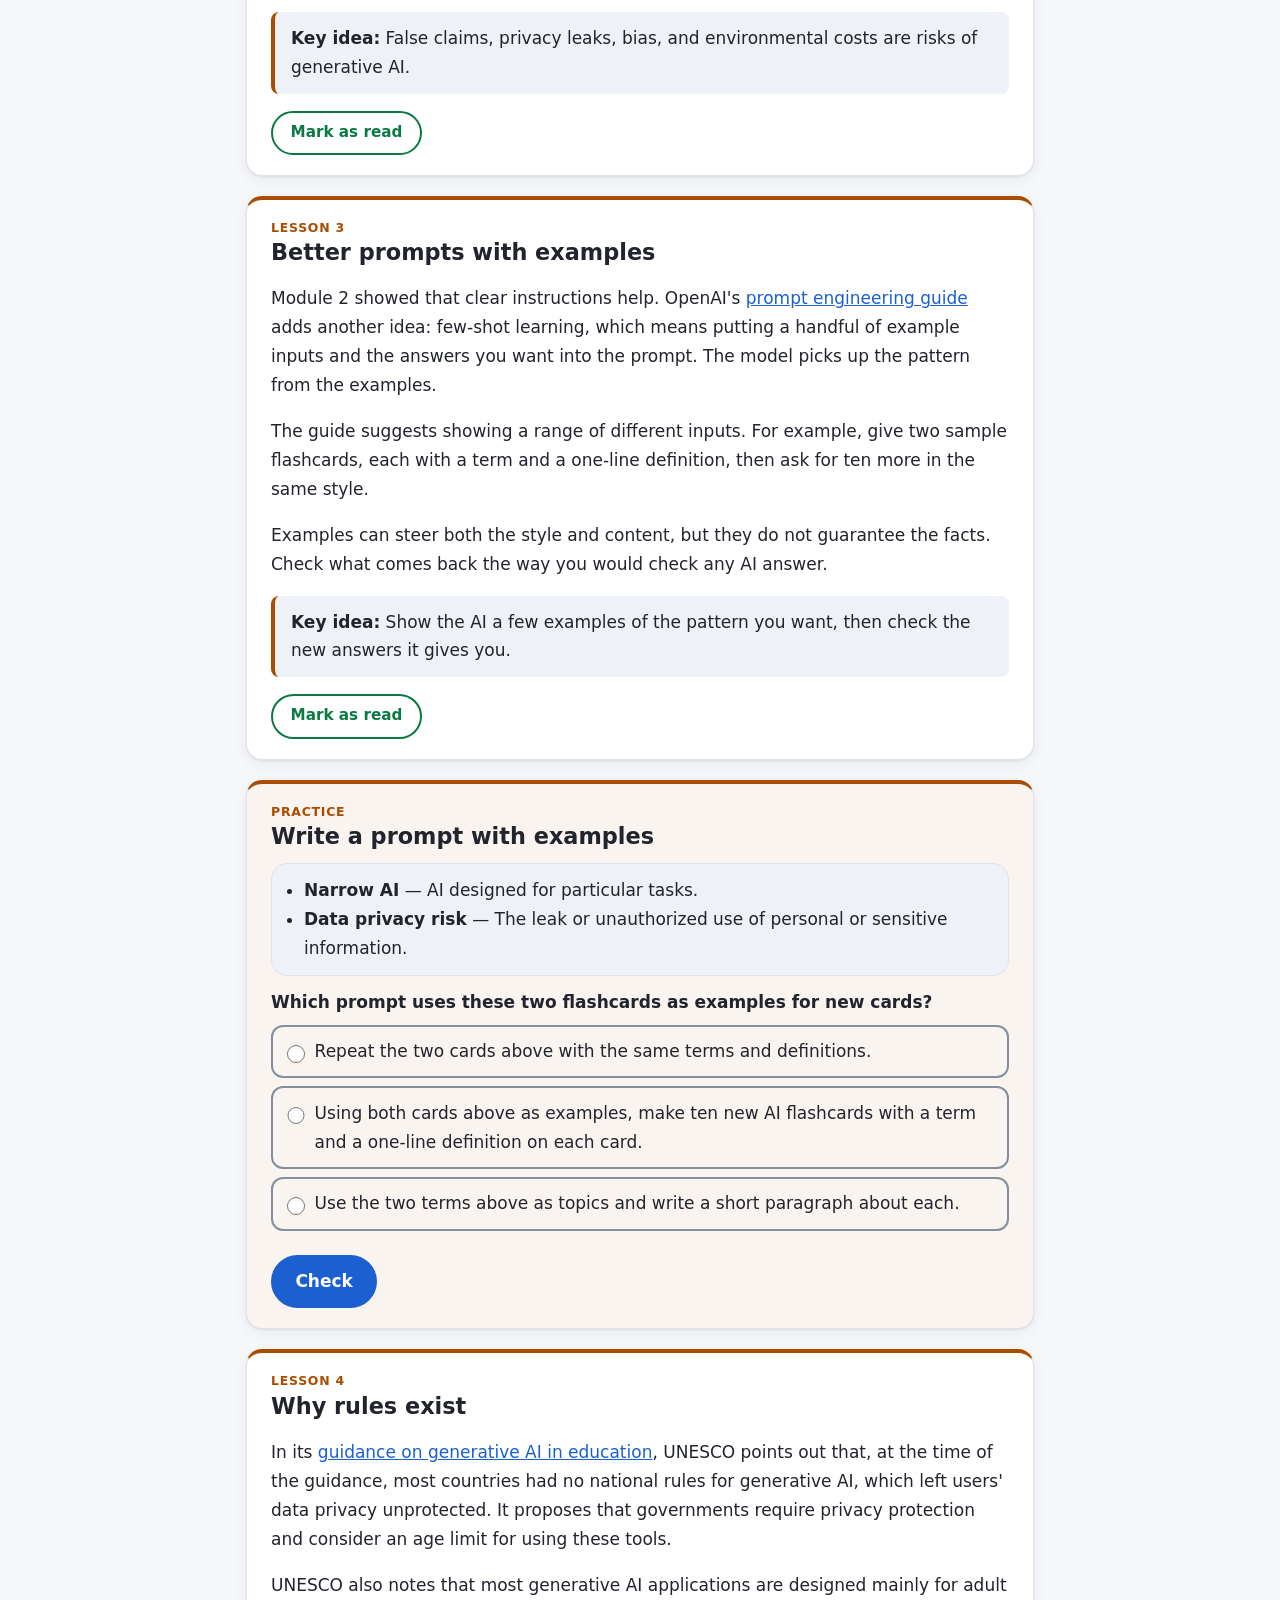
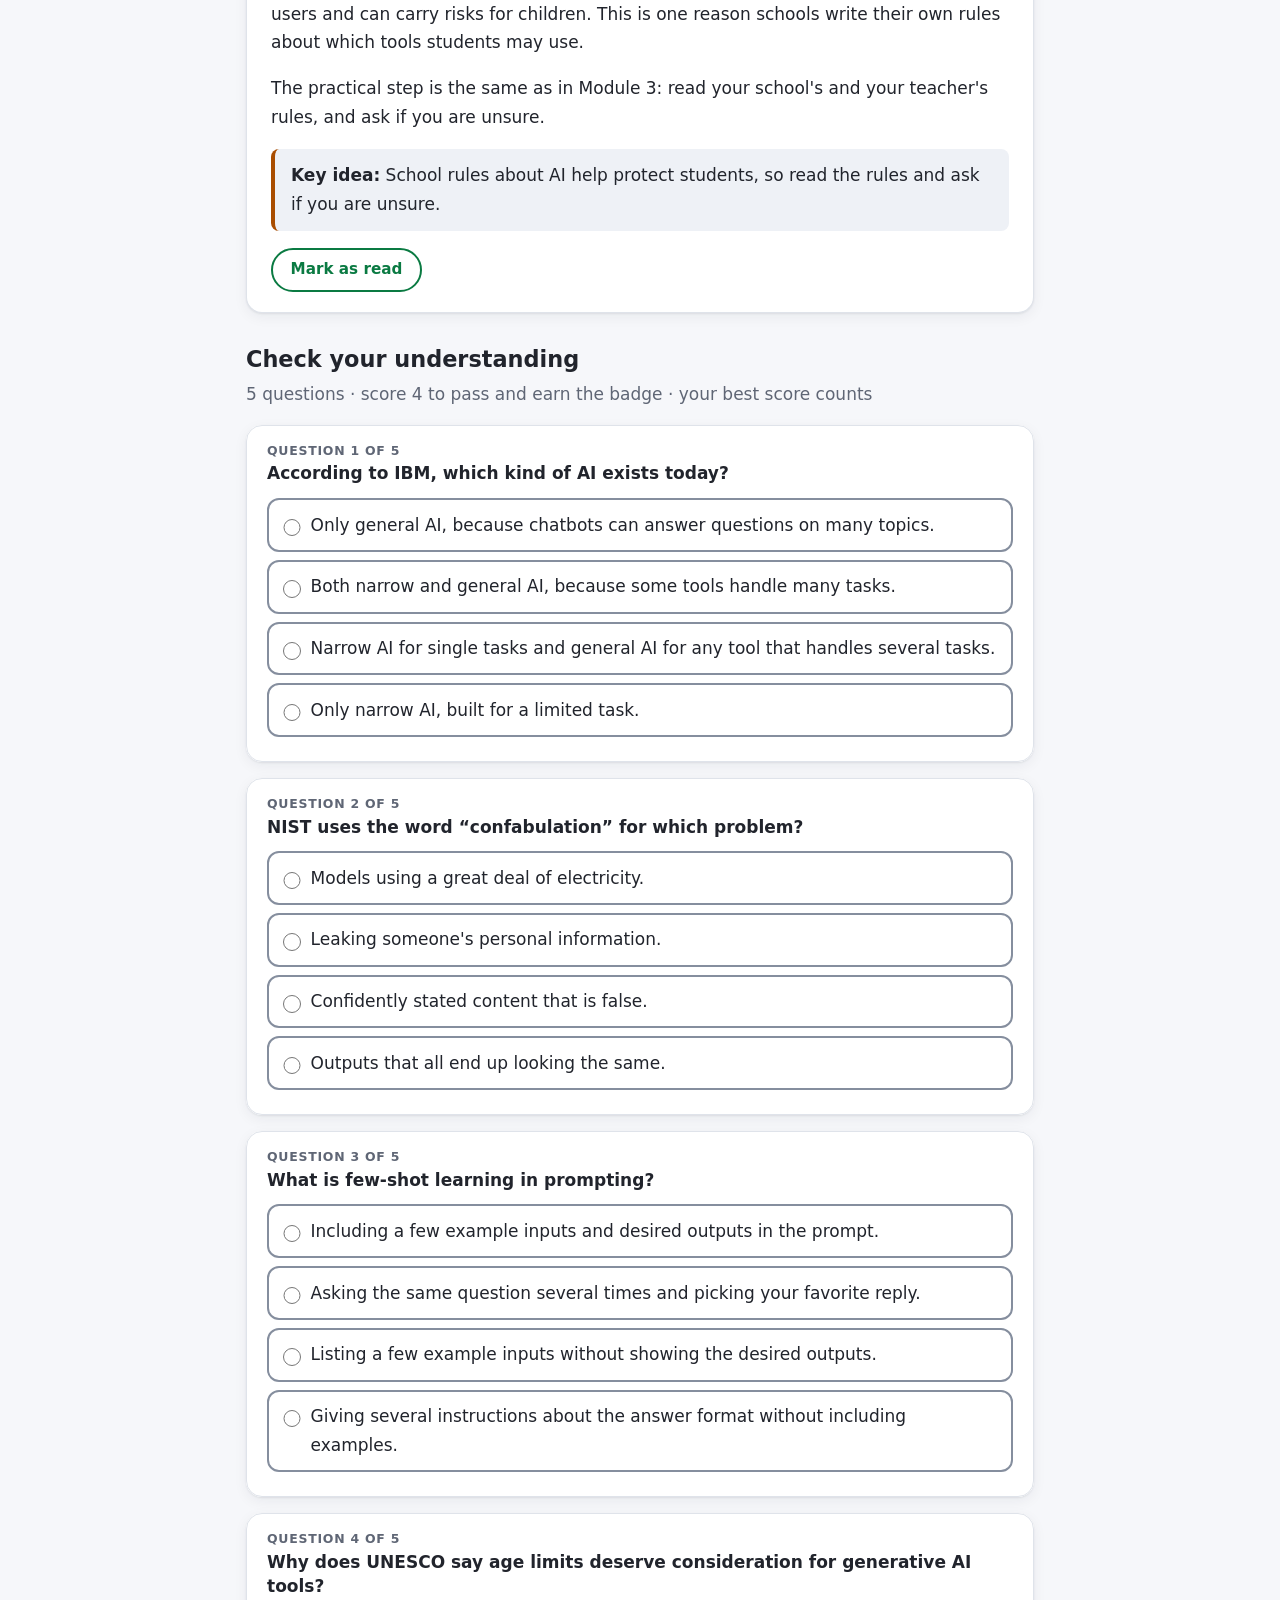
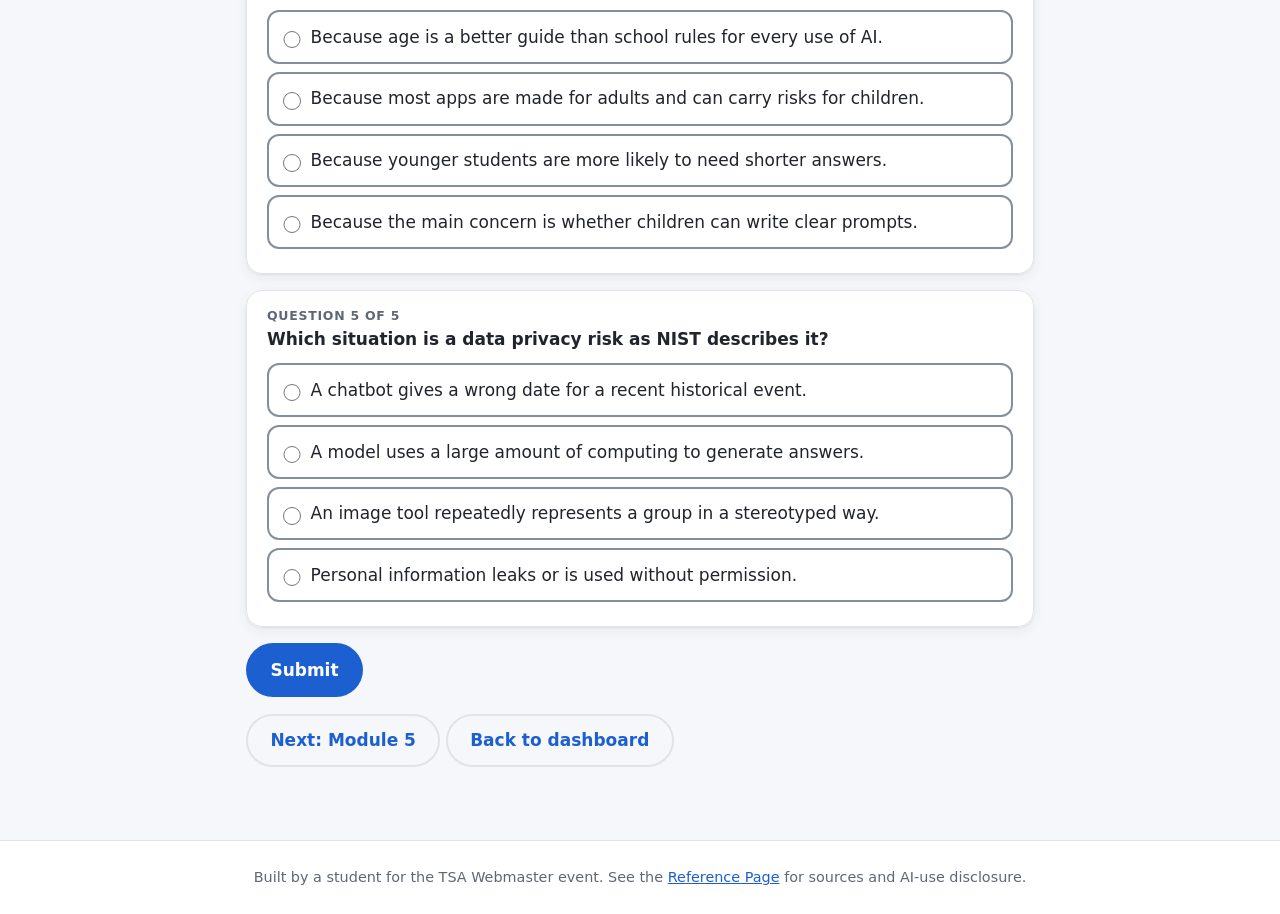
<file: module4.html>
<!doctype html>
<html lang="en">
<head>
<script>try{var t=localStorage.getItem("aiPortal.theme");if(t==="light"||t==="dark")document.documentElement.dataset.theme=t}catch(e){}</script>
<script src="js/theme.js" defer></script>
<meta charset="utf-8">
<meta name="viewport" content="width=device-width,initial-scale=1">
<title>Module 4: Going deeper – AI Lab</title>
<meta name="description" content="Go deeper with kinds of AI, risks experts list, prompting with examples, and why rules exist.">
<link rel="stylesheet" href="css/style.css">
<link rel="icon" href="data:image/svg+xml,%3Csvg xmlns=%22http://www.w3.org/2000/svg%22 viewBox=%220 0 32 32%22%3E%3Cdefs%3E%3ClinearGradient id=%22g%22 x1=%220%22 y1=%220%22 x2=%221%22 y2=%221%22%3E%3Cstop offset=%220%22 stop-color=%22#1b5fd1%22/%3E%3Cstop offset=%221%22 stop-color=%22#7a3fc4%22/%3E%3C/linearGradient%3E%3C/defs%3E%3Cpath d=%22M6 4h20a4 4 0 0 1 4 4v12a4 4 0 0 1-4 4H12l-7 5v-5a4 4 0 0 1-3-4V8a4 4 0 0 1 4-4z%22 fill=%22url%28#g%29%22/%3E%3Ccircle cx=%2222%22 cy=%2211%22 r=%222.5%22 fill=%22#fff%22/%3E%3C/svg%3E">
<link rel="stylesheet" href="css/activities.css">
<script src="js/activities.js" defer></script>
</head>
<body>
<a class="skip" href="#main">Skip to content</a>
<header><div class="bar">
  <a class="brand" href="index.html">AI Lab</a>
  <nav aria-label="Main"><ul>
    <li><a href="index.html">Home</a></li>
    <li><a href="demos.html">Demos</a></li>
    <li><a href="data.html">My data</a></li>
    <li><a href="reference.html">Reference</a></li>
  </ul></nav>
  <button type="button" class="theme-toggle" data-theme-toggle aria-label="Theme: Auto. Activate to switch to Light">Theme: Auto</button>
</div>
<nav class="module-nav" aria-label="Modules"><ul>
  <li><a href="module1.html"><span>1</span><span class="module-nav-label"> · What AI is</span></a></li>
  <li><a href="module2.html"><span>2</span><span class="module-nav-label"> · Using AI tools</span></a></li>
  <li><a href="module3.html"><span>3</span><span class="module-nav-label"> · Using AI ethically</span></a></li>
  <li><a href="module4.html" aria-current="page"><span>4</span><span class="module-nav-label"> · Going deeper</span></a></li>
  <li><a href="module5.html"><span>5</span><span class="module-nav-label"> · Building with AI</span></a></li>
  <li><a href="module6.html"><span>6</span><span class="module-nav-label"> · Coding with AI</span></a></li>
</ul></nav></header>

<main id="main">
  <h1>Going deeper</h1>
  <p class="lead">Look at kinds of AI, the risks experts name, a prompting trick, and why rules for AI in school exist.</p>
  <figure class="diagram">
    <svg viewBox="0 0 480 120" role="img" aria-label="Sample flashcards in the prompt show the model a pattern: pair each term with a definition, then use that format for more flashcards.">
      <title>Prompting with flashcard examples</title>
      <defs>
        <marker id="m4-arrow" viewBox="0 0 10 10" refX="9" refY="5" markerWidth="6" markerHeight="6" orient="auto">
          <path d="M0 0 L10 5 L0 10 Z" fill="currentColor"/>
        </marker>
      </defs>
      <rect x="4" y="28" width="136" height="64" rx="10" stroke-width="2" style="fill: var(--muted); stroke: var(--accent)"/>
      <text x="72" y="52" text-anchor="middle" font-size="14" font-weight="700" fill="currentColor">Prompt examples</text>
      <text x="72" y="72" text-anchor="middle" font-size="12" style="fill: var(--soft)">sample flashcards</text>
      <line x1="144" y1="60" x2="164" y2="60" stroke="currentColor" stroke-width="2" marker-end="url(#m4-arrow)"/>
      <rect x="172" y="28" width="136" height="64" rx="10" stroke-width="2" style="fill: var(--muted); stroke: var(--line)"/>
      <text x="240" y="52" text-anchor="middle" font-size="14" font-weight="700" fill="currentColor">Pattern</text>
      <text x="240" y="72" text-anchor="middle" font-size="12" style="fill: var(--soft)">term + definition</text>
      <line x1="312" y1="60" x2="332" y2="60" stroke="currentColor" stroke-width="2" marker-end="url(#m4-arrow)"/>
      <rect x="340" y="28" width="136" height="64" rx="10" stroke-width="2" style="fill: var(--muted); stroke: var(--line)"/>
      <text x="408" y="52" text-anchor="middle" font-size="14" font-weight="700" fill="currentColor">New answer</text>
      <text x="408" y="72" text-anchor="middle" font-size="12" style="fill: var(--soft)">more flashcards</text>
    </svg>
  </figure>

  <section class="card" aria-labelledby="lesson-1">
    <h2 id="lesson-1">Kinds of AI</h2>
    <p>IBM sorts AI by what it can do. <a href="https://www.ibm.com/think/topics/artificial-intelligence-types">Narrow AI</a> is designed for particular tasks. IBM says narrow AI is the only type of AI that exists today.</p>
    <p>General AI, which could use what it learned to do new tasks in new settings without being retrained, is still theoretical. IBM counts chatbots such as ChatGPT as narrow AI. These categories are a teaching simplification: models can have overlapping capabilities and work across many tasks.</p>
    <p>When you read a headline about “super-smart AI,” ask which kind it means. A tool that does one job well tells you little about whether any machine can do everything a person can.</p>
    <p class="key"><strong>Key idea:</strong> Today’s AI tools are built for particular tasks, and general AI is still theoretical.</p>
    <button class="btn" type="button" data-lesson="l1">Mark as read</button>
  </section>

  <section class="card" aria-labelledby="lesson-2">
    <h2 id="lesson-2">Risks experts name</h2>
    <p>The National Institute of Standards and Technology (NIST) publishes a <a href="https://nvlpubs.nist.gov/nistpubs/AI/NIST.AI.600-1.pdf">list of risks</a> for generative AI. Several match earlier modules. NIST calls confidently stated but false content “confabulation,” a close cousin of what this portal calls a hallucination.</p>
    <p>Data privacy risk is the leakage or unauthorized use of personal or sensitive information. Harmful bias or homogenization includes amplifying existing biases and producing outputs that all end up looking alike. Environmental impact comes from the large amount of computing used to train and run models.</p>
    <p>You do not need to memorize the list. The point is that experts treat these as real, named risks, so checking answers and protecting private information matter outside school, too.</p>
    <p class="key"><strong>Key idea:</strong> False claims, privacy leaks, bias, and environmental costs are risks of generative AI.</p>
    <button class="btn" type="button" data-lesson="l2">Mark as read</button>
  </section>

  <section class="card" aria-labelledby="lesson-3">
    <h2 id="lesson-3">Better prompts with examples</h2>
    <p>Module 2 showed that clear instructions help. OpenAI's <a href="https://developers.openai.com/api/docs/guides/prompt-engineering">prompt engineering guide</a> adds another idea: few-shot learning, which means putting a handful of example inputs and the answers you want into the prompt. The model picks up the pattern from the examples.</p>
    <p>The guide suggests showing a range of different inputs. For example, give two sample flashcards, each with a term and a one-line definition, then ask for ten more in the same style.</p>
    <p>Examples can steer both the style and content, but they do not guarantee the facts. Check what comes back the way you would check any AI answer.</p>
    <p class="key"><strong>Key idea:</strong> Show the AI a few examples of the pattern you want, then check the new answers it gives you.</p>
    <button class="btn" type="button" data-lesson="l3">Mark as read</button>
  </section>

  <section class="card activity" id="flashcard-practice" aria-labelledby="flashcard-title">
    <h2 id="flashcard-title">Write a prompt with examples</h2>
    <ul class="activity-example">
      <li><strong>Narrow AI</strong> — AI designed for particular tasks.</li>
      <li><strong>Data privacy risk</strong> — The leak or unauthorized use of personal or sensitive information.</li>
    </ul>
    <fieldset>
      <legend>Which prompt uses these two flashcards as examples for new cards?</legend>
      <div class="quiz-options">
        <label><input type="radio" name="flashcard-prompt" value="copy"> Repeat the two cards above with the same terms and definitions.</label>
        <label><input type="radio" name="flashcard-prompt" value="pattern"> Using both cards above as examples, make ten new AI flashcards with a term and a one-line definition on each card.</label>
        <label><input type="radio" name="flashcard-prompt" value="topics"> Use the two terms above as topics and write a short paragraph about each.</label>
      </div>
    </fieldset>
    <button class="btn" type="button">Check</button>
    <p class="quiz-feedback" aria-live="polite" aria-atomic="true"></p>
  </section>

  <section class="card" aria-labelledby="lesson-4">
    <h2 id="lesson-4">Why rules exist</h2>
    <p>In its <a href="https://www.unesco.org/en/articles/guidance-generative-ai-education-and-research">guidance on generative AI in education</a>, UNESCO points out that, at the time of the guidance, most countries had no national rules for generative AI, which left users' data privacy unprotected. It proposes that governments require privacy protection and consider an age limit for using these tools.</p>
    <p>UNESCO also notes that most generative AI applications are designed mainly for adult users and can carry risks for children. This is one reason schools write their own rules about which tools students may use.</p>
    <p>The practical step is the same as in Module 3: read your school's and your teacher's rules, and ask if you are unsure.</p>
    <p class="key"><strong>Key idea:</strong> School rules about AI help protect students, so read the rules and ask if you are unsure.</p>
    <button class="btn" type="button" data-lesson="l4">Mark as read</button>
  </section>

  <h2 id="quiz-h">Check your understanding</h2>
  <div id="quiz"></div>
  <p><a class="btn ghost" href="module5.html">Next: Module 5</a> <a class="btn ghost" href="index.html">Back to dashboard</a></p>
</main>

<footer>Built by a student for the TSA Webmaster event. See the <a href="reference.html">Reference Page</a> for sources and AI-use disclosure.</footer>
<script src="js/progress.js"></script>
<script src="js/quiz.js"></script>
<script>
const QUESTIONS = [
  {
    "q": "According to IBM, which kind of AI exists today?",
    "options": [
      "Only general AI, because chatbots can answer questions on many topics.",
      "Both narrow and general AI, because some tools handle many tasks.",
      "Narrow AI for single tasks and general AI for any tool that handles several tasks.",
      "Only narrow AI, built for a limited task."
    ],
    "answer": 3,
    "why": "IBM says narrow AI is the only type of AI that exists today; general AI is theoretical."
  },
  {
    "q": "NIST uses the word “confabulation” for which problem?",
    "options": [
      "Models using a great deal of electricity.",
      "Leaking someone's personal information.",
      "Confidently stated content that is false.",
      "Outputs that all end up looking the same."
    ],
    "answer": 2,
    "why": "NIST defines confabulation as confidently stated but erroneous or false content."
  },
  {
    "q": "What is few-shot learning in prompting?",
    "options": [
      "Including a few example inputs and desired outputs in the prompt.",
      "Asking the same question several times and picking your favorite reply.",
      "Listing a few example inputs without showing the desired outputs.",
      "Giving several instructions about the answer format without including examples."
    ],
    "answer": 0,
    "why": "OpenAI describes it as steering a model by including a handful of input/output examples."
  },
  {
    "q": "Why does UNESCO say age limits deserve consideration for generative AI tools?",
    "options": [
      "Because age is a better guide than school rules for every use of AI.",
      "Because most apps are made for adults and can carry risks for children.",
      "Because younger students are more likely to need shorter answers.",
      "Because the main concern is whether children can write clear prompts."
    ],
    "answer": 1,
    "why": "UNESCO notes that most applications are designed for adult users and can pose risks to children."
  },
  {
    "q": "Which situation is a data privacy risk as NIST describes it?",
    "options": [
      "A chatbot gives a wrong date for a recent historical event.",
      "A model uses a large amount of computing to generate answers.",
      "An image tool repeatedly represents a group in a stereotyped way.",
      "Personal information leaks or is used without permission."
    ],
    "answer": 3,
    "why": "NIST describes data privacy risk as leakage or unauthorized use of personal or sensitive information."
  }
];
Quiz.mount(document.getElementById('quiz'), 'm4', QUESTIONS);
Quiz.initLessons('m4');
</script>
</body>
</html>
</file>
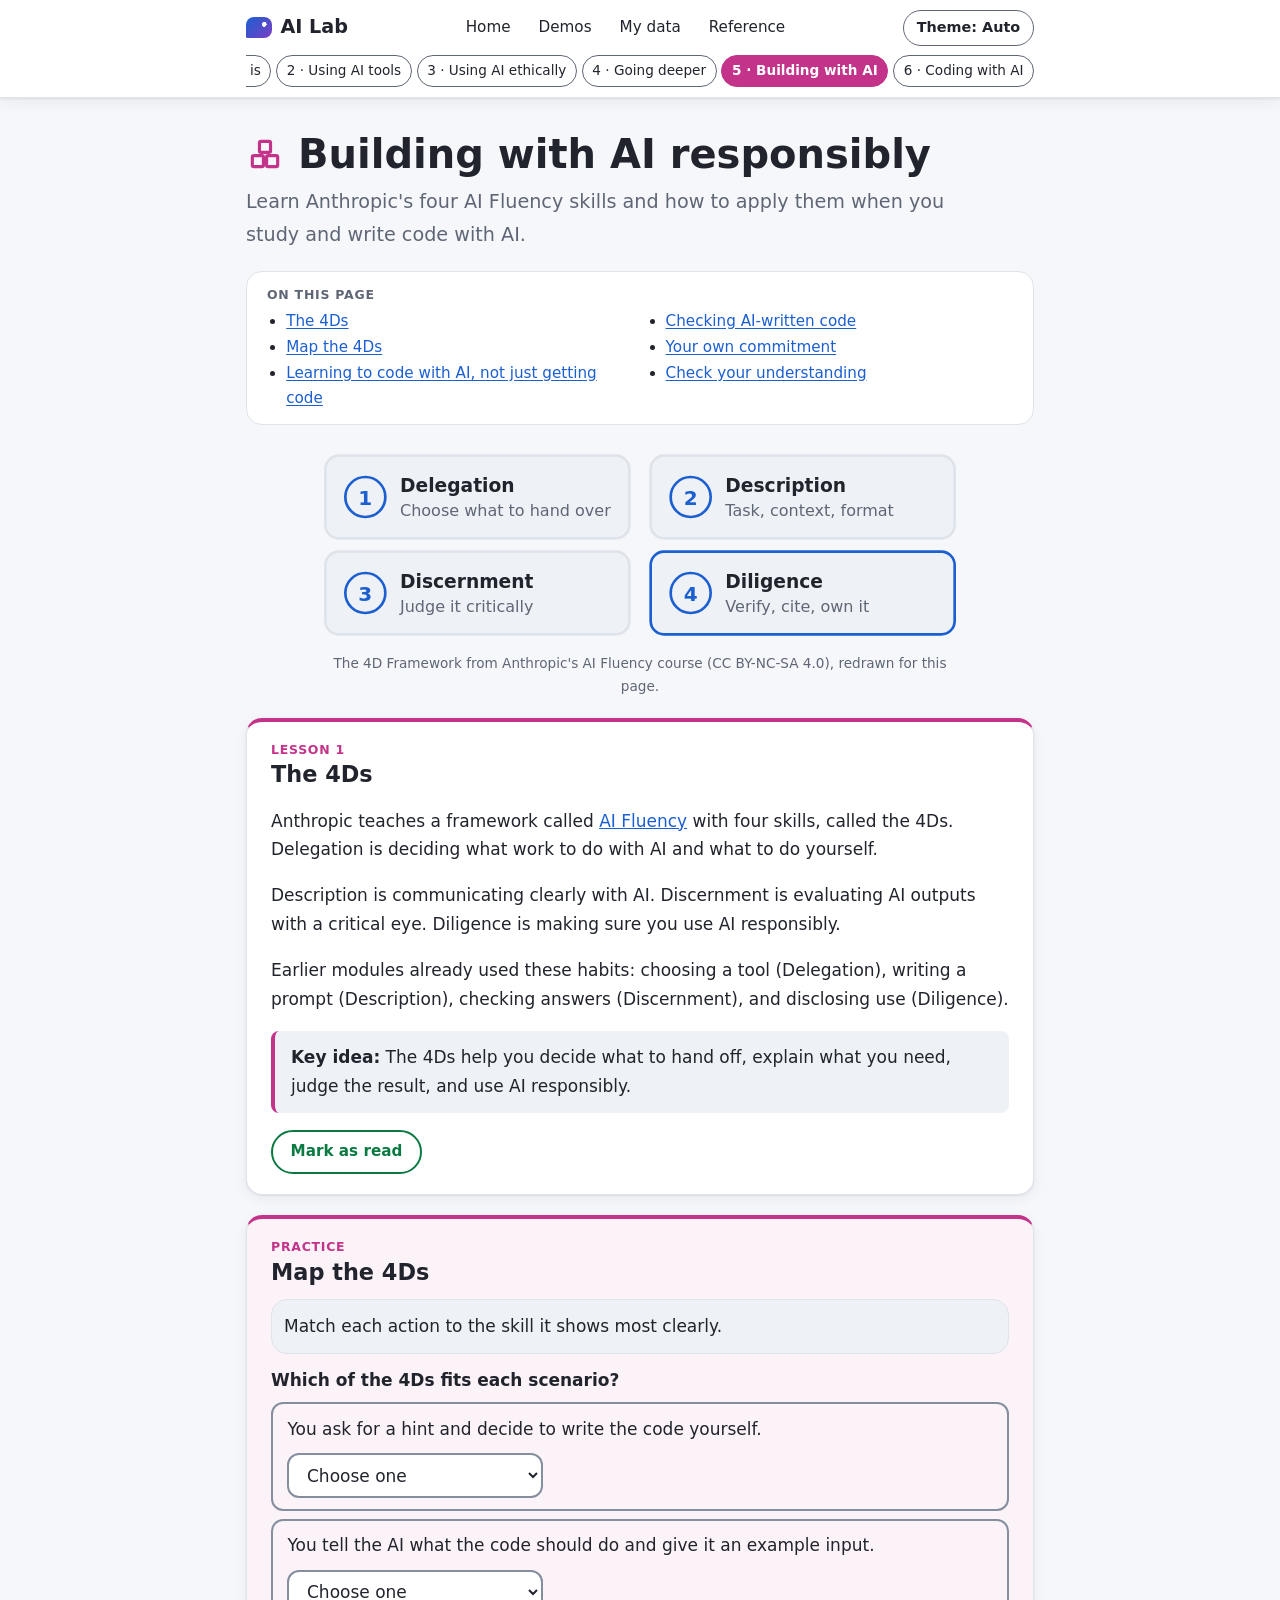
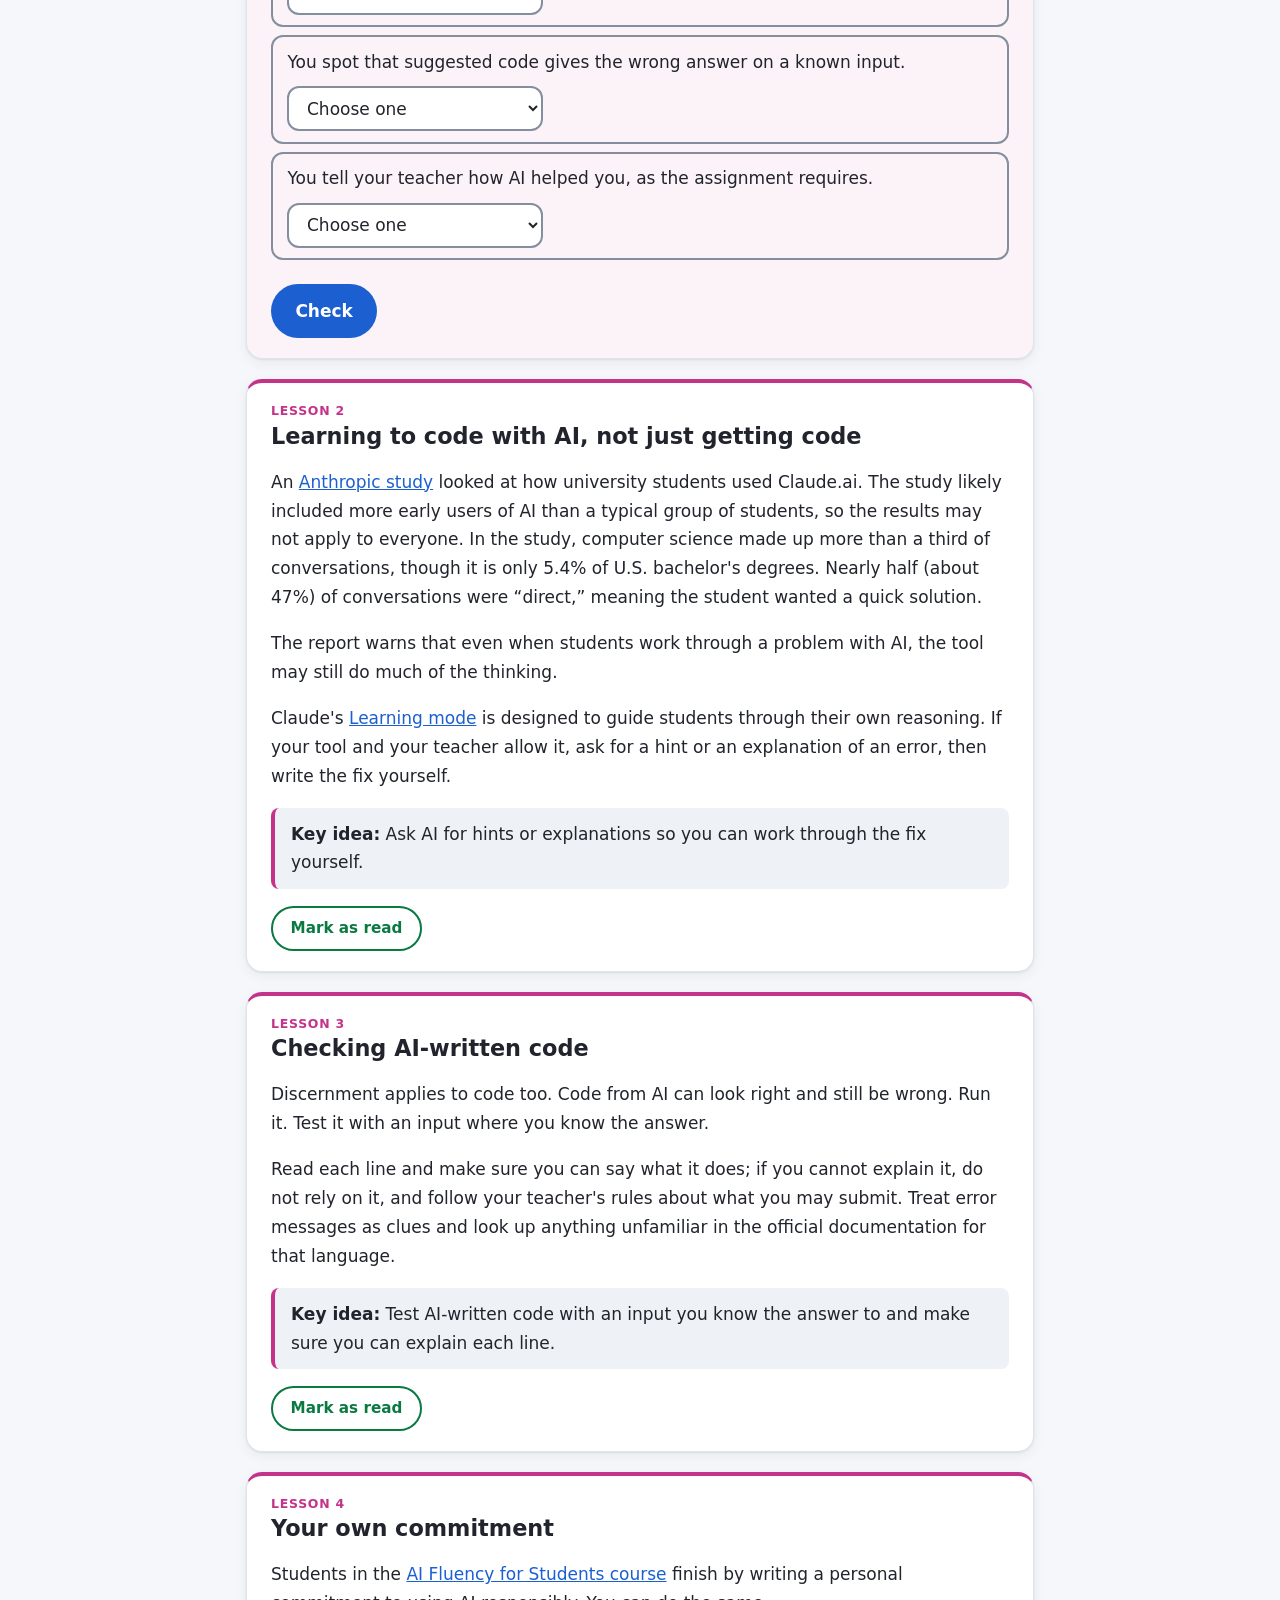
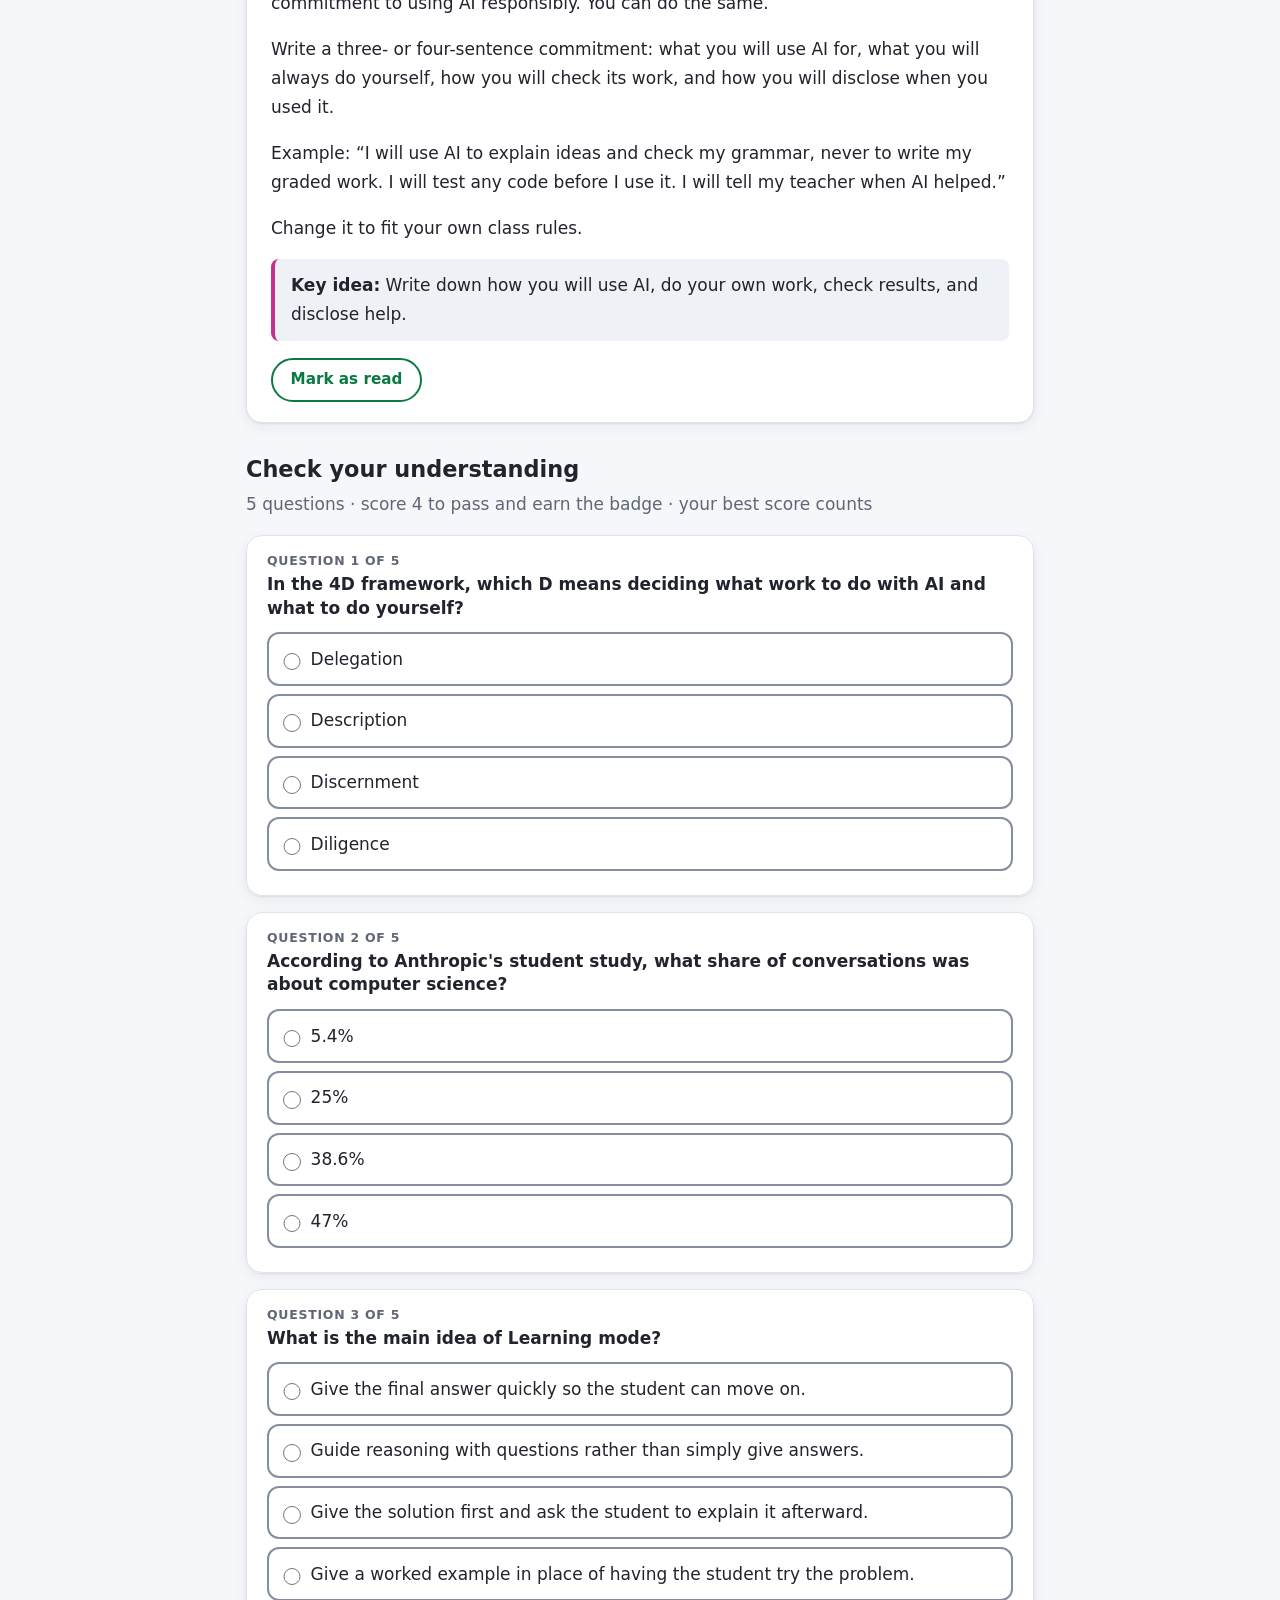
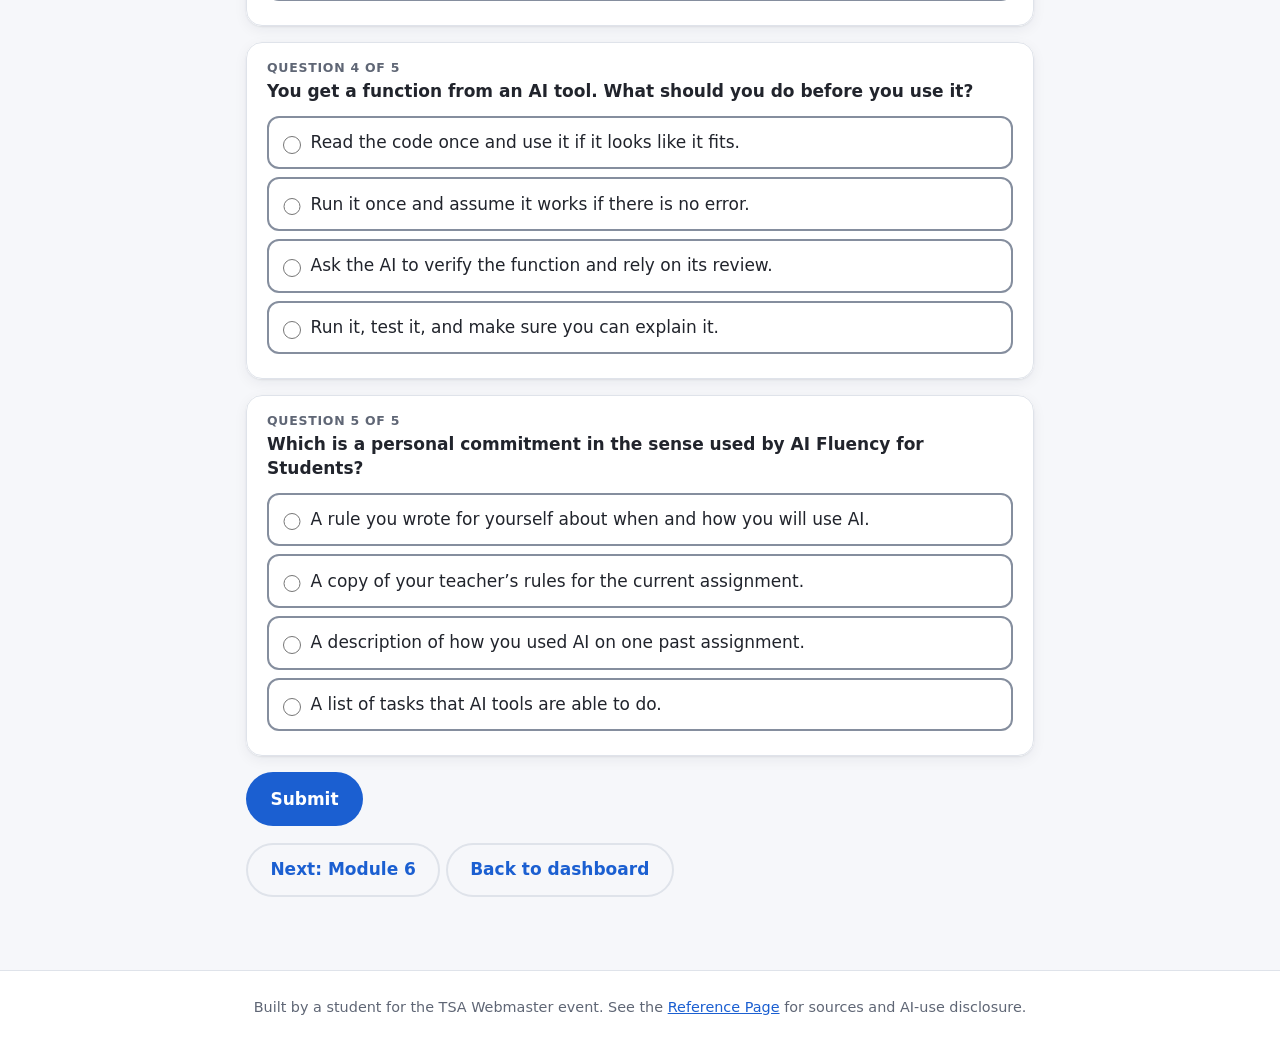
<file: module5.html>
<!doctype html>
<html lang="en">
<head>
<script>try{var t=localStorage.getItem("aiPortal.theme");if(t==="light"||t==="dark")document.documentElement.dataset.theme=t}catch(e){}</script>
<script src="js/theme.js" defer></script>
<meta charset="utf-8">
<meta name="viewport" content="width=device-width,initial-scale=1">
<title>Module 5: Building with AI responsibly – AI Lab</title>
<meta name="description" content="Build with AI responsibly: the 4D framework, learning to code with AI, checking AI-written code, and your own commitment.">
<link rel="stylesheet" href="css/style.css">
<link rel="icon" href="data:image/svg+xml,%3Csvg xmlns=%22http://www.w3.org/2000/svg%22 viewBox=%220 0 32 32%22%3E%3Cdefs%3E%3ClinearGradient id=%22g%22 x1=%220%22 y1=%220%22 x2=%221%22 y2=%221%22%3E%3Cstop offset=%220%22 stop-color=%22#1b5fd1%22/%3E%3Cstop offset=%221%22 stop-color=%22#7a3fc4%22/%3E%3C/linearGradient%3E%3C/defs%3E%3Cpath d=%22M6 4h20a4 4 0 0 1 4 4v12a4 4 0 0 1-4 4H12l-7 5v-5a4 4 0 0 1-3-4V8a4 4 0 0 1 4-4z%22 fill=%22url%28#g%29%22/%3E%3Ccircle cx=%2222%22 cy=%2211%22 r=%222.5%22 fill=%22#fff%22/%3E%3C/svg%3E">
<link rel="stylesheet" href="css/activities.css">
<script src="js/activities.js" defer></script>
</head>
<body>
<a class="skip" href="#main">Skip to content</a>
<header><div class="bar">
  <a class="brand" href="index.html">AI Lab</a>
  <nav aria-label="Main"><ul>
    <li><a href="index.html">Home</a></li>
    <li><a href="demos.html">Demos</a></li>
    <li><a href="data.html">My data</a></li>
    <li><a href="reference.html">Reference</a></li>
  </ul></nav>
  <button type="button" class="theme-toggle" data-theme-toggle aria-label="Theme: Auto. Activate to switch to Light">Theme: Auto</button>
</div>
<nav class="module-nav" aria-label="Modules"><ul>
  <li><a href="module1.html"><span>1</span><span class="module-nav-label"> · What AI is</span></a></li>
  <li><a href="module2.html"><span>2</span><span class="module-nav-label"> · Using AI tools</span></a></li>
  <li><a href="module3.html"><span>3</span><span class="module-nav-label"> · Using AI ethically</span></a></li>
  <li><a href="module4.html"><span>4</span><span class="module-nav-label"> · Going deeper</span></a></li>
  <li><a href="module5.html" aria-current="page"><span>5</span><span class="module-nav-label"> · Building with AI</span></a></li>
  <li><a href="module6.html"><span>6</span><span class="module-nav-label"> · Coding with AI</span></a></li>
</ul></nav></header>

<main id="main">
  <h1>Building with AI responsibly</h1>
  <p class="lead">Learn Anthropic's four AI Fluency skills and how to apply them when you study and write code with AI.</p>

  <figure class="diagram">
    <svg viewBox="0 0 480 150" role="img" aria-label="The four Ds of working with AI: delegation, description, discernment, and diligence.">
      <title>The four Ds: delegation, description, discernment, and diligence</title>
      <rect x="4" y="8" width="228" height="62" rx="10" stroke-width="2" style="fill: var(--muted); stroke: var(--line)"/>
      <circle cx="34" cy="39" r="15" fill="none" stroke-width="2" style="stroke: var(--accent)"/>
      <text x="34" y="45" text-anchor="middle" font-size="15" font-weight="700" style="fill: var(--accent)">1</text>
      <text x="60" y="35" font-size="14" font-weight="700" fill="currentColor">Delegation</text>
      <text x="60" y="53" font-size="12" style="fill: var(--soft)">Choose what to hand over</text>
      <rect x="248" y="8" width="228" height="62" rx="10" stroke-width="2" style="fill: var(--muted); stroke: var(--line)"/>
      <circle cx="278" cy="39" r="15" fill="none" stroke-width="2" style="stroke: var(--accent)"/>
      <text x="278" y="45" text-anchor="middle" font-size="15" font-weight="700" style="fill: var(--accent)">2</text>
      <text x="304" y="35" font-size="14" font-weight="700" fill="currentColor">Description</text>
      <text x="304" y="53" font-size="12" style="fill: var(--soft)">Task, context, format</text>
      <rect x="4" y="80" width="228" height="62" rx="10" stroke-width="2" style="fill: var(--muted); stroke: var(--line)"/>
      <circle cx="34" cy="111" r="15" fill="none" stroke-width="2" style="stroke: var(--accent)"/>
      <text x="34" y="117" text-anchor="middle" font-size="15" font-weight="700" style="fill: var(--accent)">3</text>
      <text x="60" y="107" font-size="14" font-weight="700" fill="currentColor">Discernment</text>
      <text x="60" y="125" font-size="12" style="fill: var(--soft)">Judge it critically</text>
      <rect x="248" y="80" width="228" height="62" rx="10" stroke-width="2" style="fill: var(--muted); stroke: var(--accent)"/>
      <circle cx="278" cy="111" r="15" fill="none" stroke-width="2" style="stroke: var(--accent)"/>
      <text x="278" y="117" text-anchor="middle" font-size="15" font-weight="700" style="fill: var(--accent)">4</text>
      <text x="304" y="107" font-size="14" font-weight="700" fill="currentColor">Diligence</text>
      <text x="304" y="125" font-size="12" style="fill: var(--soft)">Verify, cite, own it</text>
    </svg>
    <figcaption class="muted">The 4D Framework from Anthropic's AI Fluency course (CC BY-NC-SA 4.0), redrawn for this page.</figcaption>
  </figure>

  <section class="card" aria-labelledby="lesson-1">
    <h2 id="lesson-1">The 4Ds</h2>
    <p>Anthropic teaches a framework called <a href="https://academy.claude.com/courses/ai-fluency-framework-foundations/the-4d-framework">AI Fluency</a> with four skills, called the 4Ds. Delegation is deciding what work to do with AI and what to do yourself.</p>
    <p>Description is communicating clearly with AI. Discernment is evaluating AI outputs with a critical eye. Diligence is making sure you use AI responsibly.</p>
    <p>Earlier modules already used these habits: choosing a tool (Delegation), writing a prompt (Description), checking answers (Discernment), and disclosing use (Diligence).</p>
    <p class="key"><strong>Key idea:</strong> The 4Ds help you decide what to hand off, explain what you need, judge the result, and use AI responsibly.</p>
    <button class="btn" type="button" data-lesson="l1">Mark as read</button>
  </section>

  <section class="card activity" id="skills-practice" aria-labelledby="skills-title">
    <h2 id="skills-title">Map the 4Ds</h2>
    <p class="activity-example">Match each action to the skill it shows most clearly.</p>
    <fieldset>
      <legend>Which of the 4Ds fits each scenario?</legend>
      <div class="quiz-options activity-selects">
        <div>
          <label>
            <span>You ask for a hint and decide to write the code yourself.</span>
            <select class="field" data-answer="Delegation" data-reason="You decide which work to give AI and which to do yourself." aria-describedby="skills-feedback-1">
              <option value="">Choose one</option>
              <option>Delegation</option>
              <option>Description</option>
              <option>Discernment</option>
              <option>Diligence</option>
            </select>
          </label>
          <p class="quiz-feedback" id="skills-feedback-1" aria-live="polite" aria-atomic="true"></p>
        </div>
        <div>
          <label>
            <span>You tell the AI what the code should do and give it an example input.</span>
            <select class="field" data-answer="Description" data-reason="You communicate the task clearly to the AI." aria-describedby="skills-feedback-2">
              <option value="">Choose one</option>
              <option>Delegation</option>
              <option>Description</option>
              <option>Discernment</option>
              <option>Diligence</option>
            </select>
          </label>
          <p class="quiz-feedback" id="skills-feedback-2" aria-live="polite" aria-atomic="true"></p>
        </div>
        <div>
          <label>
            <span>You spot that suggested code gives the wrong answer on a known input.</span>
            <select class="field" data-answer="Discernment" data-reason="You judge the output by checking what the code actually does." aria-describedby="skills-feedback-3">
              <option value="">Choose one</option>
              <option>Delegation</option>
              <option>Description</option>
              <option>Discernment</option>
              <option>Diligence</option>
            </select>
          </label>
          <p class="quiz-feedback" id="skills-feedback-3" aria-live="polite" aria-atomic="true"></p>
        </div>
        <div>
          <label>
            <span>You tell your teacher how AI helped you, as the assignment requires.</span>
            <select class="field" data-answer="Diligence" data-reason="You use AI responsibly by disclosing how it helped." aria-describedby="skills-feedback-4">
              <option value="">Choose one</option>
              <option>Delegation</option>
              <option>Description</option>
              <option>Discernment</option>
              <option>Diligence</option>
            </select>
          </label>
          <p class="quiz-feedback" id="skills-feedback-4" aria-live="polite" aria-atomic="true"></p>
        </div>
      </div>
    </fieldset>
    <button class="btn" type="button">Check</button>
  </section>

  <section class="card" aria-labelledby="lesson-2">
    <h2 id="lesson-2">Learning to code with AI, not just getting code</h2>
    <p>An <a href="https://www.anthropic.com/research/anthropic-education-report-how-university-students-use-claude">Anthropic study</a> looked at how university students used Claude.ai. The study likely included more early users of AI than a typical group of students, so the results may not apply to everyone. In the study, computer science made up more than a third of conversations, though it is only 5.4% of U.S. bachelor's degrees. Nearly half (about 47%) of conversations were “direct,” meaning the student wanted a quick solution.</p>
    <p>The report warns that even when students work through a problem with AI, the tool may still do much of the thinking.</p>
    <p>Claude's <a href="https://www.anthropic.com/news/introducing-claude-for-education">Learning mode</a> is designed to guide students through their own reasoning. If your tool and your teacher allow it, ask for a hint or an explanation of an error, then write the fix yourself.</p>
    <p class="key"><strong>Key idea:</strong> Ask AI for hints or explanations so you can work through the fix yourself.</p>
    <button class="btn" type="button" data-lesson="l2">Mark as read</button>
  </section>

  <section class="card" aria-labelledby="lesson-3">
    <h2 id="lesson-3">Checking AI-written code</h2>
    <p>Discernment applies to code too. Code from AI can look right and still be wrong. Run it. Test it with an input where you know the answer.</p>
    <p>Read each line and make sure you can say what it does; if you cannot explain it, do not rely on it, and follow your teacher's rules about what you may submit. Treat error messages as clues and look up anything unfamiliar in the official documentation for that language.</p>
    <p class="key"><strong>Key idea:</strong> Test AI-written code with an input you know the answer to and make sure you can explain each line.</p>
    <button class="btn" type="button" data-lesson="l3">Mark as read</button>
  </section>

  <section class="card" aria-labelledby="lesson-4">
    <h2 id="lesson-4">Your own commitment</h2>
    <p>Students in the <a href="https://www.anthropic.com/news/anthropic-higher-education-initiatives">AI Fluency for Students course</a> finish by writing a personal commitment to using AI responsibly. You can do the same.</p>
    <p>Write a three- or four-sentence commitment: what you will use AI for, what you will always do yourself, how you will check its work, and how you will disclose when you used it.</p>
    <p>Example: “I will use AI to explain ideas and check my grammar, never to write my graded work. I will test any code before I use it. I will tell my teacher when AI helped.”</p>
    <p>Change it to fit your own class rules.</p>
    <p class="key"><strong>Key idea:</strong> Write down how you will use AI, do your own work, check results, and disclose help.</p>
    <button class="btn" type="button" data-lesson="l4">Mark as read</button>
  </section>

  <h2 id="quiz-h">Check your understanding</h2>
  <div id="quiz"></div>
  <p><a class="btn ghost" href="module6.html">Next: Module 6</a> <a class="btn ghost" href="index.html">Back to dashboard</a></p>
</main>

<footer>Built by a student for the TSA Webmaster event. See the <a href="reference.html">Reference Page</a> for sources and AI-use disclosure.</footer>
<script src="js/progress.js"></script>
<script src="js/quiz.js"></script>
<script>
const QUESTIONS = [
  {
    "q": "In the 4D framework, which D means deciding what work to do with AI and what to do yourself?",
    "options": [
      "Delegation",
      "Description",
      "Discernment",
      "Diligence"
    ],
    "answer": 0,
    "why": "Delegation is the skill of deciding which work to hand to AI and which to do yourself."
  },
  {
    "q": "According to Anthropic's student study, what share of conversations was about computer science?",
    "options": [
      "5.4%",
      "25%",
      "38.6%",
      "47%"
    ],
    "answer": 2,
    "why": "Computer science made up more than a third of conversations. The 5.4% figure refers to the share of U.S. bachelor’s degrees, and 47% is the share of conversations seeking a quick resolution."
  },
  {
    "q": "What is the main idea of Learning mode?",
    "options": [
      "Give the final answer quickly so the student can move on.",
      "Guide reasoning with questions rather than simply give answers.",
      "Give the solution first and ask the student to explain it afterward.",
      "Give a worked example in place of having the student try the problem."
    ],
    "answer": 1,
    "why": "Learning mode is designed to guide students' reasoning rather than simply provide answers."
  },
  {
    "q": "You get a function from an AI tool. What should you do before you use it?",
    "options": [
      "Read the code once and use it if it looks like it fits.",
      "Run it once and assume it works if there is no error.",
      "Ask the AI to verify the function and rely on its review.",
      "Run it, test it, and make sure you can explain it."
    ],
    "answer": 3,
    "why": "Code can look right and still be wrong, so run it, test it with a known input, and be able to explain each line."
  },
  {
    "q": "Which is a personal commitment in the sense used by AI Fluency for Students?",
    "options": [
      "A rule you wrote for yourself about when and how you will use AI.",
      "A copy of your teacher’s rules for the current assignment.",
      "A description of how you used AI on one past assignment.",
      "A list of tasks that AI tools are able to do."
    ],
    "answer": 0,
    "why": "Students write their own commitment about how they will use AI responsibly."
  }
];
Quiz.mount(document.getElementById('quiz'), "m5", QUESTIONS);
Quiz.initLessons("m5");
</script>
</body>
</html>
</file>
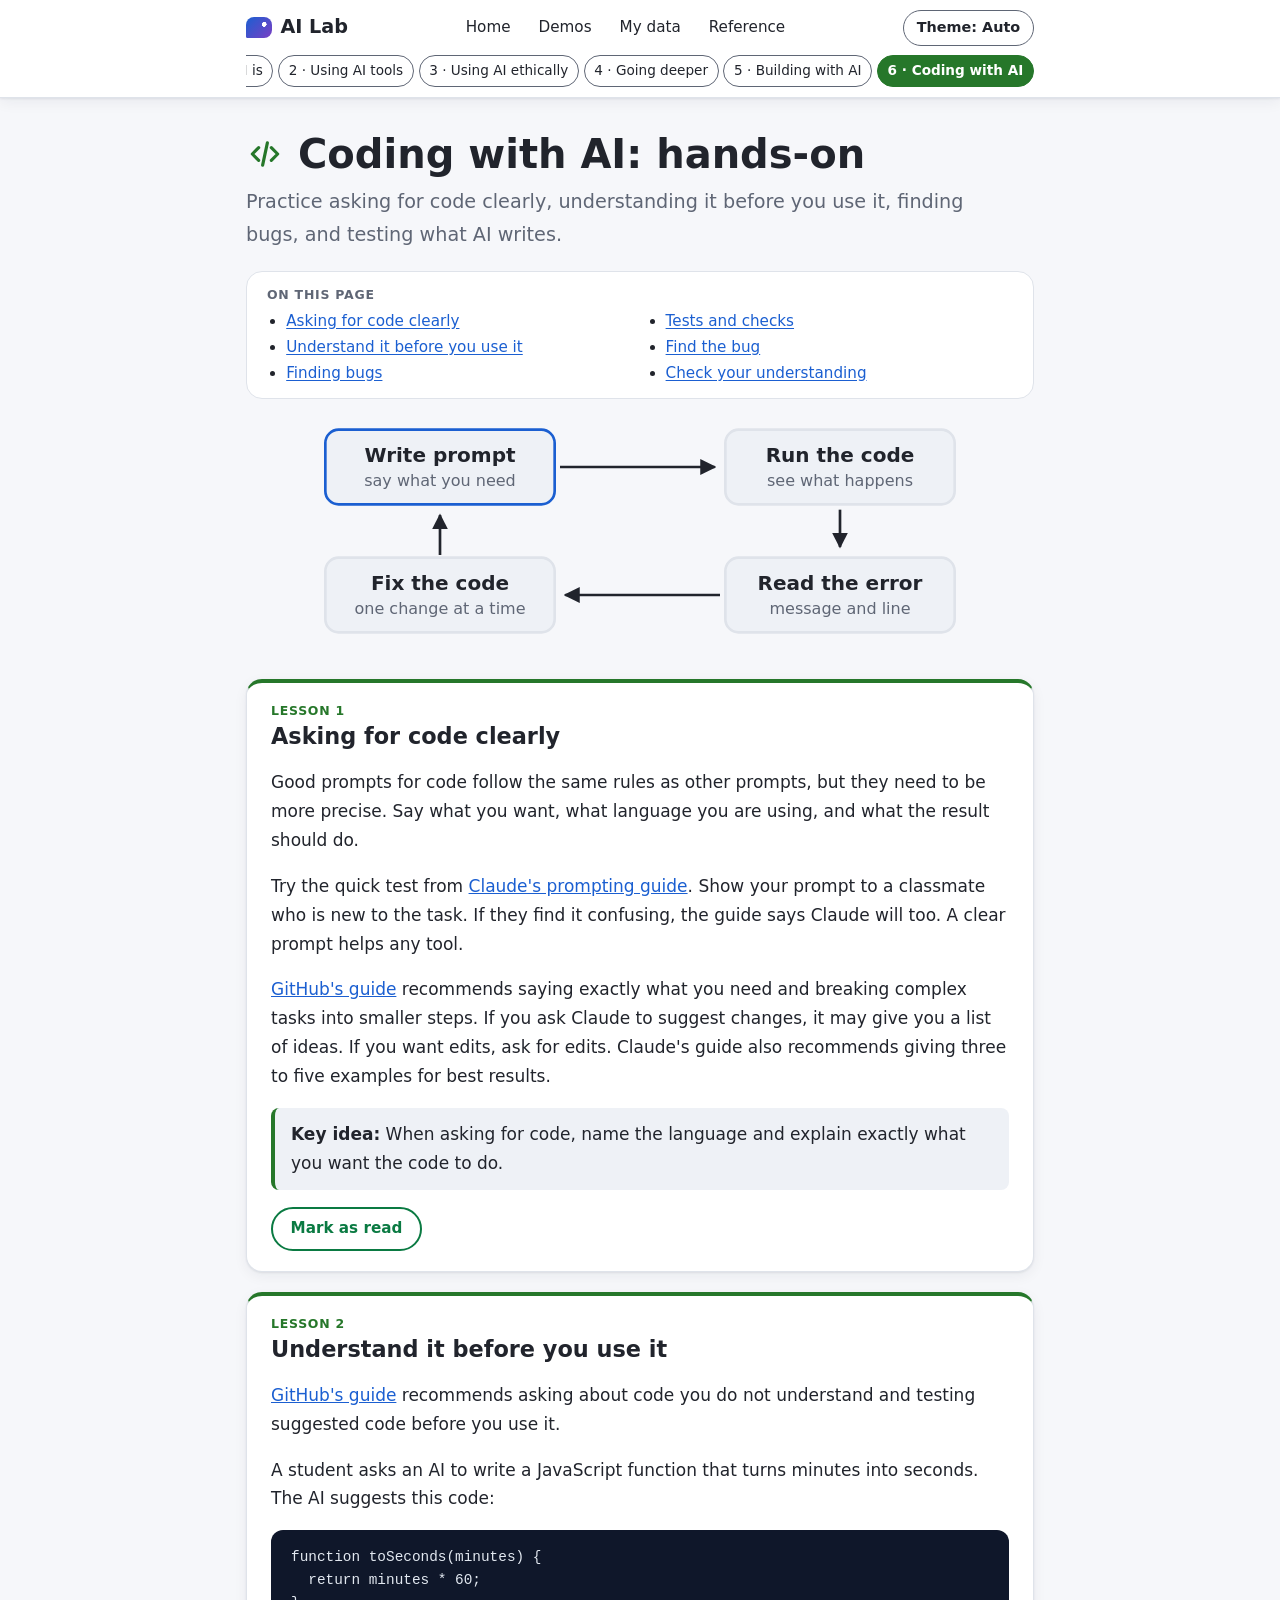
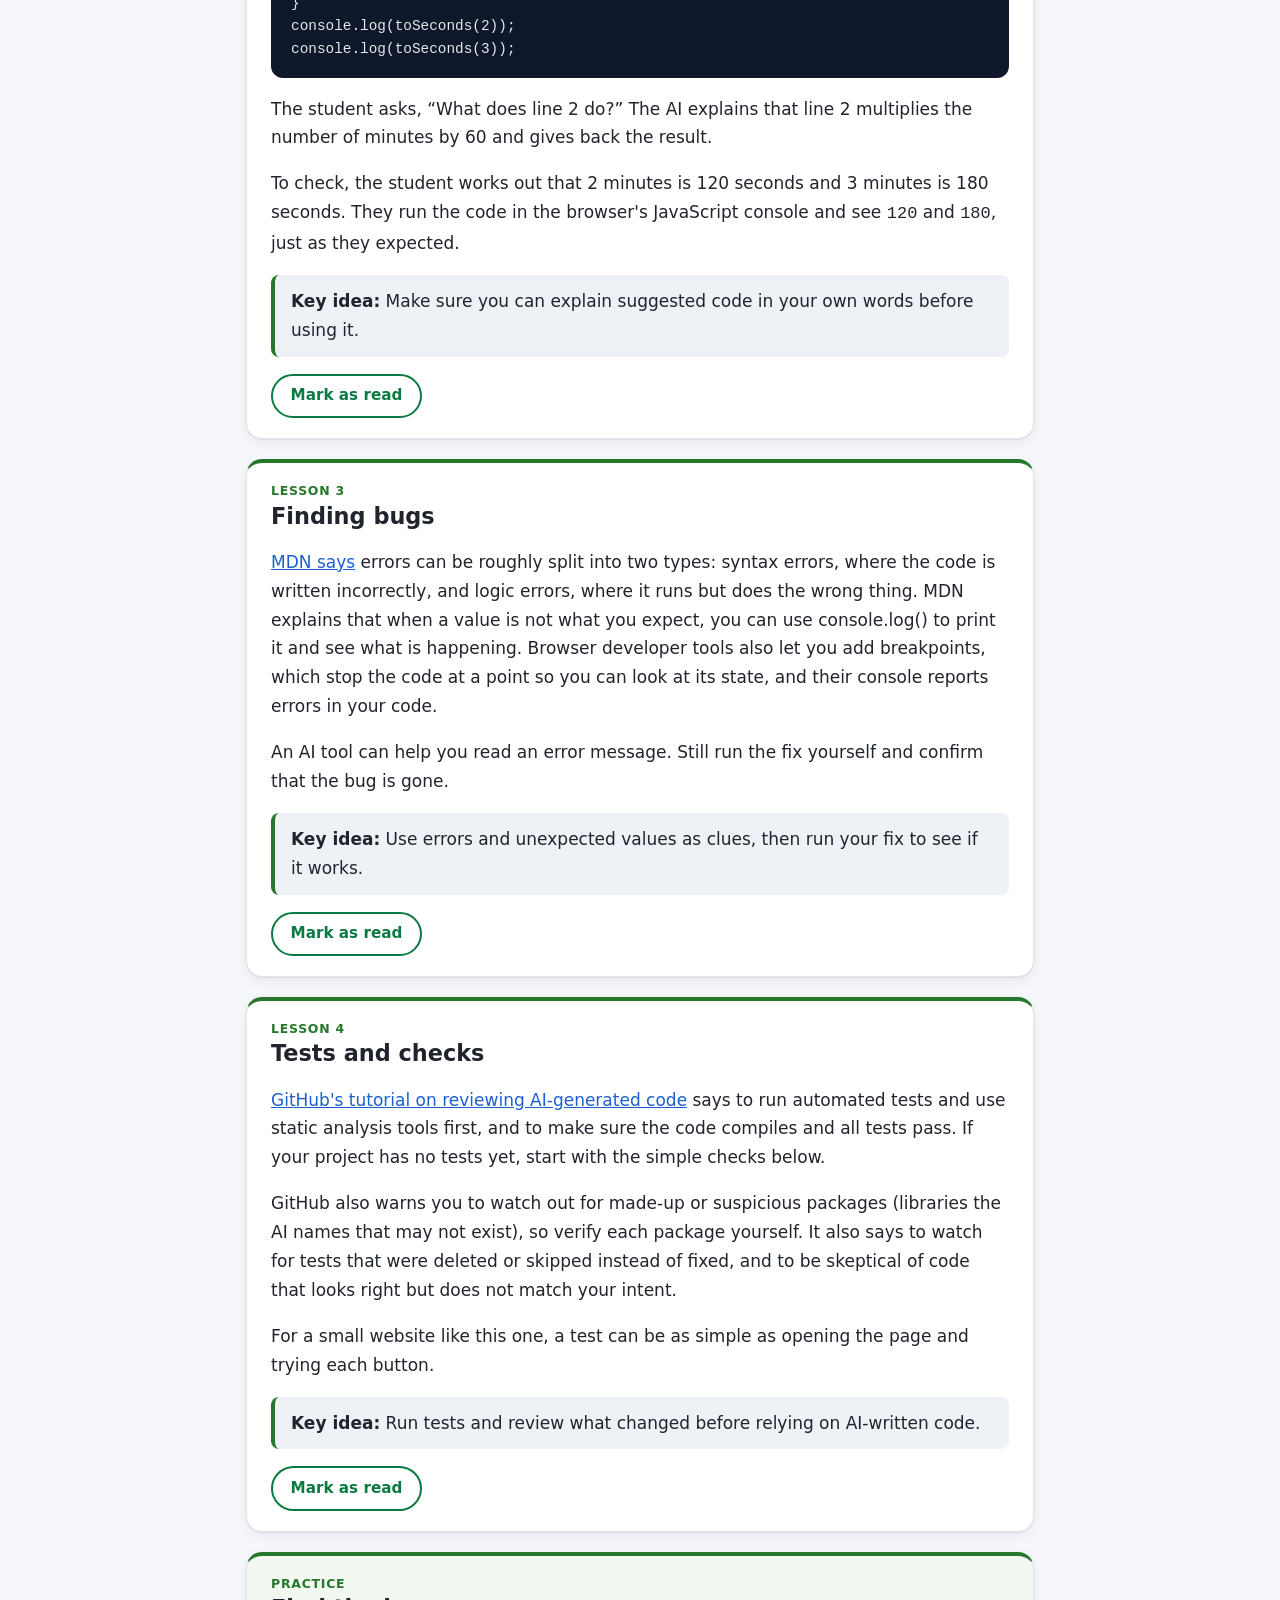
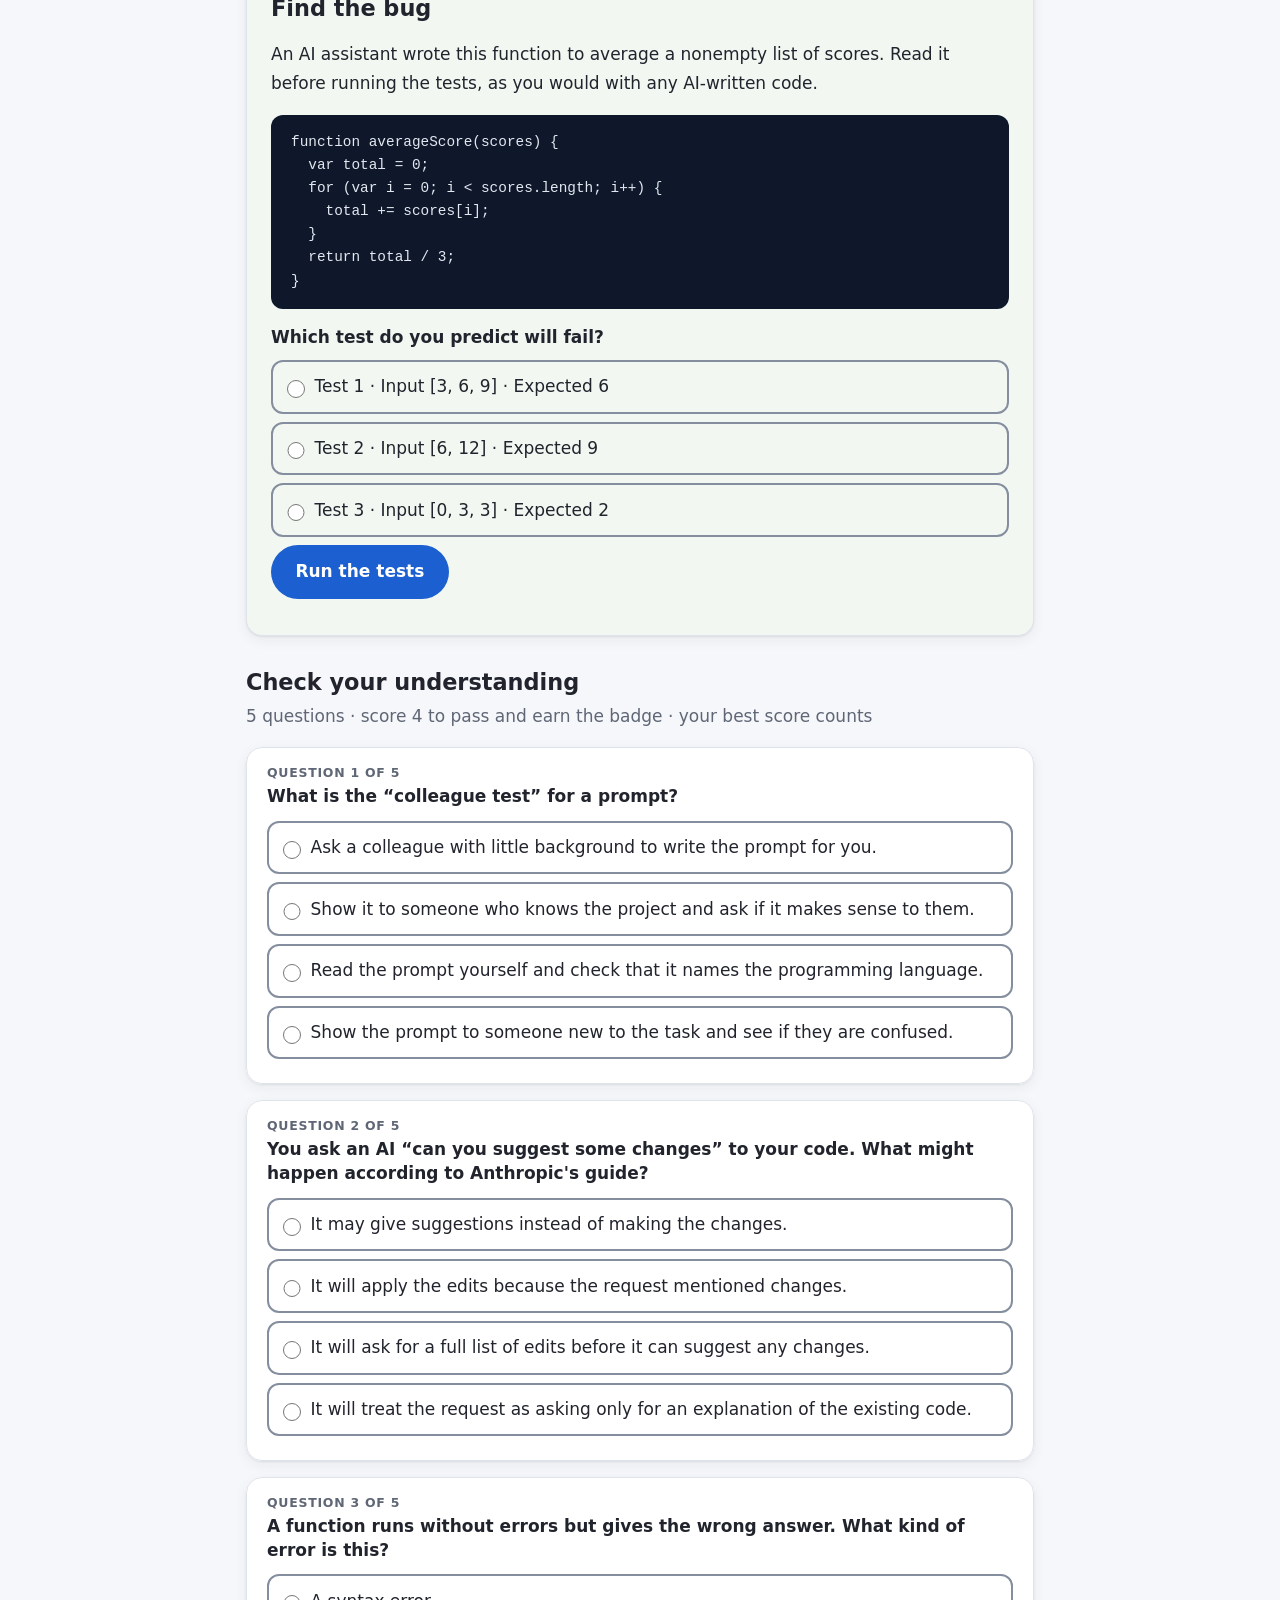
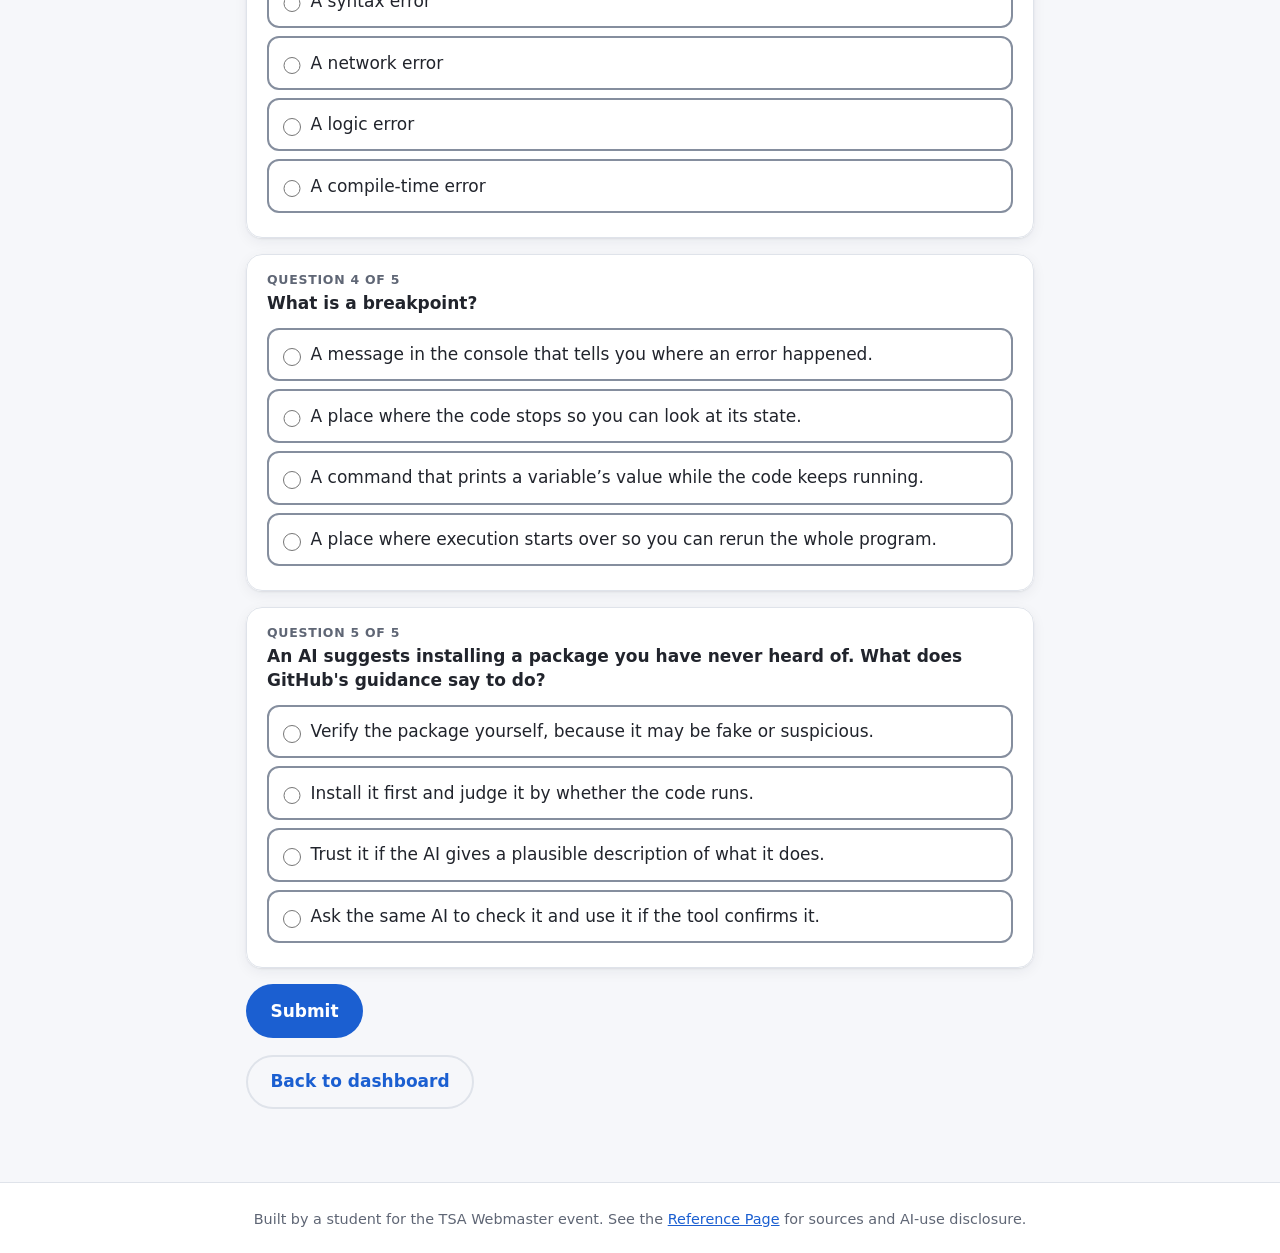
<file: module6.html>
<!doctype html>
<html lang="en">
<head>
<script>try{var t=localStorage.getItem("aiPortal.theme");if(t==="light"||t==="dark")document.documentElement.dataset.theme=t}catch(e){}</script>
<script src="js/theme.js" defer></script>
<meta charset="utf-8">
<meta name="viewport" content="width=device-width,initial-scale=1">
<title>Module 6: Coding with AI: hands-on – AI Lab</title>
<meta name="description" content="Coding with AI: hands-on: asking for code clearly, understanding it before you use it, finding bugs, and testing what AI writes.">
<link rel="stylesheet" href="css/style.css">
<link rel="icon" href="data:image/svg+xml,%3Csvg xmlns=%22http://www.w3.org/2000/svg%22 viewBox=%220 0 32 32%22%3E%3Cdefs%3E%3ClinearGradient id=%22g%22 x1=%220%22 y1=%220%22 x2=%221%22 y2=%221%22%3E%3Cstop offset=%220%22 stop-color=%22#1b5fd1%22/%3E%3Cstop offset=%221%22 stop-color=%22#7a3fc4%22/%3E%3C/linearGradient%3E%3C/defs%3E%3Cpath d=%22M6 4h20a4 4 0 0 1 4 4v12a4 4 0 0 1-4 4H12l-7 5v-5a4 4 0 0 1-3-4V8a4 4 0 0 1 4-4z%22 fill=%22url%28#g%29%22/%3E%3Ccircle cx=%2222%22 cy=%2211%22 r=%222.5%22 fill=%22#fff%22/%3E%3C/svg%3E">
<link rel="stylesheet" href="css/activities.css">
<script src="js/activities.js" defer></script>
</head>
<body>
<a class="skip" href="#main">Skip to content</a>
<header><div class="bar">
  <a class="brand" href="index.html">AI Lab</a>
  <nav aria-label="Main"><ul>
    <li><a href="index.html">Home</a></li>
    <li><a href="demos.html">Demos</a></li>
    <li><a href="data.html">My data</a></li>
    <li><a href="reference.html">Reference</a></li>
  </ul></nav>
  <button type="button" class="theme-toggle" data-theme-toggle aria-label="Theme: Auto. Activate to switch to Light">Theme: Auto</button>
</div>
<nav class="module-nav" aria-label="Modules"><ul>
  <li><a href="module1.html"><span>1</span><span class="module-nav-label"> · What AI is</span></a></li>
  <li><a href="module2.html"><span>2</span><span class="module-nav-label"> · Using AI tools</span></a></li>
  <li><a href="module3.html"><span>3</span><span class="module-nav-label"> · Using AI ethically</span></a></li>
  <li><a href="module4.html"><span>4</span><span class="module-nav-label"> · Going deeper</span></a></li>
  <li><a href="module5.html"><span>5</span><span class="module-nav-label"> · Building with AI</span></a></li>
  <li><a href="module6.html" aria-current="page"><span>6</span><span class="module-nav-label"> · Coding with AI</span></a></li>
</ul></nav></header>

<main id="main">
  <h1>Coding with AI: hands-on</h1>
  <p class="lead">Practice asking for code clearly, understanding it before you use it, finding bugs, and testing what AI writes.</p>

  <figure class="diagram">
    <svg viewBox="0 0 480 180" role="img" aria-label="A four-step cycle: write a prompt, run the code, read the error, and fix the code.">
      <title>Write a prompt, run it, read the error, fix it, and repeat</title>
      <defs>
        <marker id="m6-arrow" viewBox="0 0 10 10" refX="9" refY="5" markerWidth="6" markerHeight="6" orient="auto">
          <path d="M0 0 L10 5 L0 10 Z" fill="currentColor"/>
        </marker>
      </defs>
      <rect x="4" y="8" width="172" height="56" rx="10" stroke-width="2" style="fill: var(--muted); stroke: var(--accent)"/>
      <text x="90" y="32" text-anchor="middle" font-size="15" font-weight="700" fill="currentColor">Write prompt</text>
      <text x="90" y="50" text-anchor="middle" font-size="12" style="fill: var(--soft)">say what you need</text>
      <line x1="180" y1="36" x2="296" y2="36" stroke="currentColor" stroke-width="2" marker-end="url(#m6-arrow)"/>
      <rect x="304" y="8" width="172" height="56" rx="10" stroke-width="2" style="fill: var(--muted); stroke: var(--line)"/>
      <text x="390" y="32" text-anchor="middle" font-size="15" font-weight="700" fill="currentColor">Run the code</text>
      <text x="390" y="50" text-anchor="middle" font-size="12" style="fill: var(--soft)">see what happens</text>
      <line x1="390" y1="68" x2="390" y2="96" stroke="currentColor" stroke-width="2" marker-end="url(#m6-arrow)"/>
      <rect x="304" y="104" width="172" height="56" rx="10" stroke-width="2" style="fill: var(--muted); stroke: var(--line)"/>
      <text x="390" y="128" text-anchor="middle" font-size="15" font-weight="700" fill="currentColor">Read the error</text>
      <text x="390" y="146" text-anchor="middle" font-size="12" style="fill: var(--soft)">message and line</text>
      <line x1="300" y1="132" x2="184" y2="132" stroke="currentColor" stroke-width="2" marker-end="url(#m6-arrow)"/>
      <rect x="4" y="104" width="172" height="56" rx="10" stroke-width="2" style="fill: var(--muted); stroke: var(--line)"/>
      <text x="90" y="128" text-anchor="middle" font-size="15" font-weight="700" fill="currentColor">Fix the code</text>
      <text x="90" y="146" text-anchor="middle" font-size="12" style="fill: var(--soft)">one change at a time</text>
      <line x1="90" y1="102" x2="90" y2="72" stroke="currentColor" stroke-width="2" marker-end="url(#m6-arrow)"/>
    </svg>
  </figure>

  <section class="card" aria-labelledby="lesson-1">
    <h2 id="lesson-1">Asking for code clearly</h2>
    <p>Good prompts for code follow the same rules as other prompts, but they need to be more precise. Say what you want, what language you are using, and what the result should do.</p>
    <p>Try the quick test from <a href="https://platform.claude.com/docs/en/build-with-claude/prompt-engineering/claude-prompting-best-practices">Claude's prompting guide</a>. Show your prompt to a classmate who is new to the task. If they find it confusing, the guide says Claude will too. A clear prompt helps any tool.</p>
    <p><a href="https://docs.github.com/en/copilot/get-started/best-practices">GitHub's guide</a> recommends saying exactly what you need and breaking complex tasks into smaller steps. If you ask Claude to suggest changes, it may give you a list of ideas. If you want edits, ask for edits. Claude's guide also recommends giving three to five examples for best results.</p>
    <p class="key"><strong>Key idea:</strong> When asking for code, name the language and explain exactly what you want the code to do.</p>
    <button class="btn" type="button" data-lesson="l1">Mark as read</button>
  </section>

  <section class="card" aria-labelledby="lesson-2">
    <h2 id="lesson-2">Understand it before you use it</h2>
    <p><a href="https://docs.github.com/en/copilot/get-started/best-practices">GitHub's guide</a> recommends asking about code you do not understand and testing suggested code before you use it.</p>
    <p>A student asks an AI to write a JavaScript function that turns minutes into seconds. The AI suggests this code:</p>
    <pre class="codeblock" tabindex="0" role="region" aria-label="JavaScript example: minutes to seconds"><code>function toSeconds(minutes) {
  return minutes * 60;
}
console.log(toSeconds(2));
console.log(toSeconds(3));</code></pre>
    <p>The student asks, “What does line 2 do?” The AI explains that line 2 multiplies the number of minutes by 60 and gives back the result.</p>
    <p>To check, the student works out that 2 minutes is 120 seconds and 3 minutes is 180 seconds. They run the code in the browser's JavaScript console and see <code>120</code> and <code>180</code>, just as they expected.</p>
    <p class="key"><strong>Key idea:</strong> Make sure you can explain suggested code in your own words before using it.</p>
    <button class="btn" type="button" data-lesson="l2">Mark as read</button>
  </section>

  <section class="card" aria-labelledby="lesson-3">
    <h2 id="lesson-3">Finding bugs</h2>
    <p><a href="https://developer.mozilla.org/en-US/docs/Learn_web_development/Core/Scripting/Debugging_JavaScript">MDN says</a> errors can be roughly split into two types: syntax errors, where the code is written incorrectly, and logic errors, where it runs but does the wrong thing. MDN explains that when a value is not what you expect, you can use console.log() to print it and see what is happening. Browser developer tools also let you add breakpoints, which stop the code at a point so you can look at its state, and their console reports errors in your code.</p>
    <p>An AI tool can help you read an error message. Still run the fix yourself and confirm that the bug is gone.</p>
    <p class="key"><strong>Key idea:</strong> Use errors and unexpected values as clues, then run your fix to see if it works.</p>
    <button class="btn" type="button" data-lesson="l3">Mark as read</button>
  </section>

  <section class="card" aria-labelledby="lesson-4">
    <h2 id="lesson-4">Tests and checks</h2>
    <p><a href="https://docs.github.com/en/copilot/tutorials/review-ai-generated-code">GitHub's tutorial on reviewing AI-generated code</a> says to run automated tests and use static analysis tools first, and to make sure the code compiles and all tests pass. If your project has no tests yet, start with the simple checks below.</p>
    <p>GitHub also warns you to watch out for made-up or suspicious packages (libraries the AI names that may not exist), so verify each package yourself. It also says to watch for tests that were deleted or skipped instead of fixed, and to be skeptical of code that looks right but does not match your intent.</p>
    <p>For a small website like this one, a test can be as simple as opening the page and trying each button.</p>
    <p class="key"><strong>Key idea:</strong> Run tests and review what changed before relying on AI-written code.</p>
    <button class="btn" type="button" data-lesson="l4">Mark as read</button>
  </section>

  <section class="card activity" id="bug-practice" aria-labelledby="bug-title">
    <h2 id="bug-title">Find the bug</h2>
    <p>An AI assistant wrote this function to average a nonempty list of scores. Read it before running the tests, as you would with any AI-written code.</p>
    <pre class="codeblock" tabindex="0" role="region" aria-label="The AI-written function"><code id="bug-code"></code></pre>
    <fieldset>
      <legend>Which test do you predict will fail?</legend>
      <div class="quiz-options">
        <label><input type="radio" name="bug-prediction" value="1"> <span></span></label>
        <label><input type="radio" name="bug-prediction" value="2"> <span></span></label>
        <label><input type="radio" name="bug-prediction" value="3"> <span></span></label>
      </div>
      <button class="btn" id="run-bug-tests" type="button">Run the tests</button>
      <p class="quiz-feedback" id="bug-feedback" aria-live="polite" aria-atomic="true"></p>
    </fieldset>

    <div id="bug-results" hidden>
      <h3>Original results</h3>
      <ol id="original-results"></ol>
      <p>This is a logic error. The function runs, but it always divides by 3. Divide by <code>scores.length</code> to use the actual number of scores.</p>
      <h3>Fixed version</h3>
      <pre class="codeblock" tabindex="0" role="region" aria-label="The fixed function"><code id="fixed-code"></code></pre>
      <p class="muted">The same tests run again with the fix.</p>
      <ol id="fixed-results"></ol>
    </div>
  </section>

  <h2 id="quiz-h">Check your understanding</h2>
  <div id="quiz"></div>
  <p><a class="btn ghost" href="index.html">Back to dashboard</a></p>
</main>

<footer>Built by a student for the TSA Webmaster event. See the <a href="reference.html">Reference Page</a> for sources and AI-use disclosure.</footer>
<script src="js/progress.js"></script>
<script src="js/quiz.js"></script>
<script>
const QUESTIONS = [
  {
    "q": "What is the “colleague test” for a prompt?",
    "options": [
      "Ask a colleague with little background to write the prompt for you.",
      "Show it to someone who knows the project and ask if it makes sense to them.",
      "Read the prompt yourself and check that it names the programming language.",
      "Show the prompt to someone new to the task and see if they are confused."
    ],
    "answer": 3,
    "why": "A classmate who is new to the task can tell you which parts of the prompt might confuse Claude."
  },
  {
    "q": "You ask an AI “can you suggest some changes” to your code. What might happen according to Anthropic's guide?",
    "options": [
      "It may give suggestions instead of making the changes.",
      "It will apply the edits because the request mentioned changes.",
      "It will ask for a full list of edits before it can suggest any changes.",
      "It will treat the request as asking only for an explanation of the existing code."
    ],
    "answer": 0,
    "why": "Claude may give you a list of suggestions. Ask for edits if you want it to make changes."
  },
  {
    "q": "A function runs without errors but gives the wrong answer. What kind of error is this?",
    "options": [
      "A syntax error",
      "A network error",
      "A logic error",
      "A compile-time error"
    ],
    "answer": 2,
    "why": "MDN describes logic errors as code that runs but does the wrong thing."
  },
  {
    "q": "What is a breakpoint?",
    "options": [
      "A message in the console that tells you where an error happened.",
      "A place where the code stops so you can look at its state.",
      "A command that prints a variable’s value while the code keeps running.",
      "A place where execution starts over so you can rerun the whole program."
    ],
    "answer": 1,
    "why": "A breakpoint is a point where execution stops so you can examine the environment's current state."
  },
  {
    "q": "An AI suggests installing a package you have never heard of. What does GitHub's guidance say to do?",
    "options": [
      "Verify the package yourself, because it may be fake or suspicious.",
      "Install it first and judge it by whether the code runs.",
      "Trust it if the AI gives a plausible description of what it does.",
      "Ask the same AI to check it and use it if the tool confirms it."
    ],
    "answer": 0,
    "why": "GitHub says to watch out for hallucinated or suspicious packages and to verify suggested packages yourself."
  }
];
Quiz.mount(document.getElementById('quiz'), "m6", QUESTIONS);
Quiz.initLessons("m6");
</script>
</body>
</html>
</file>
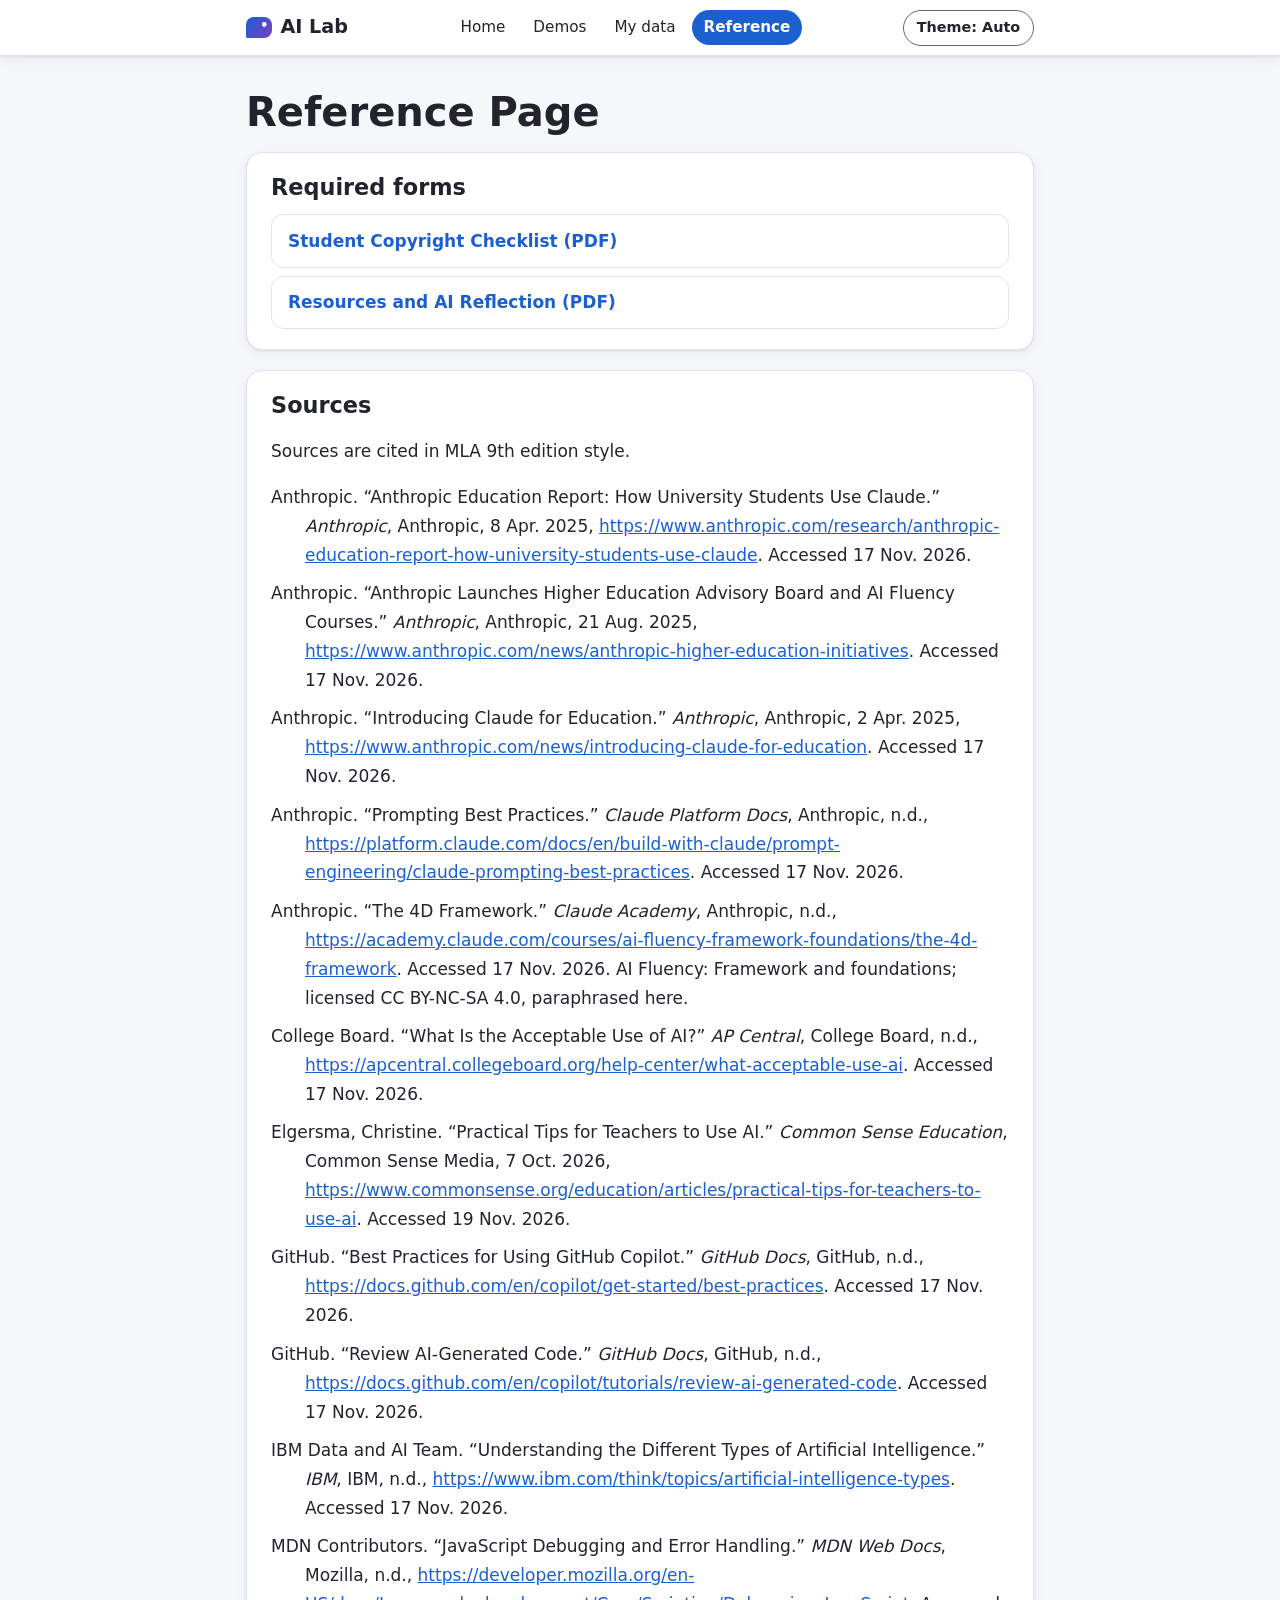
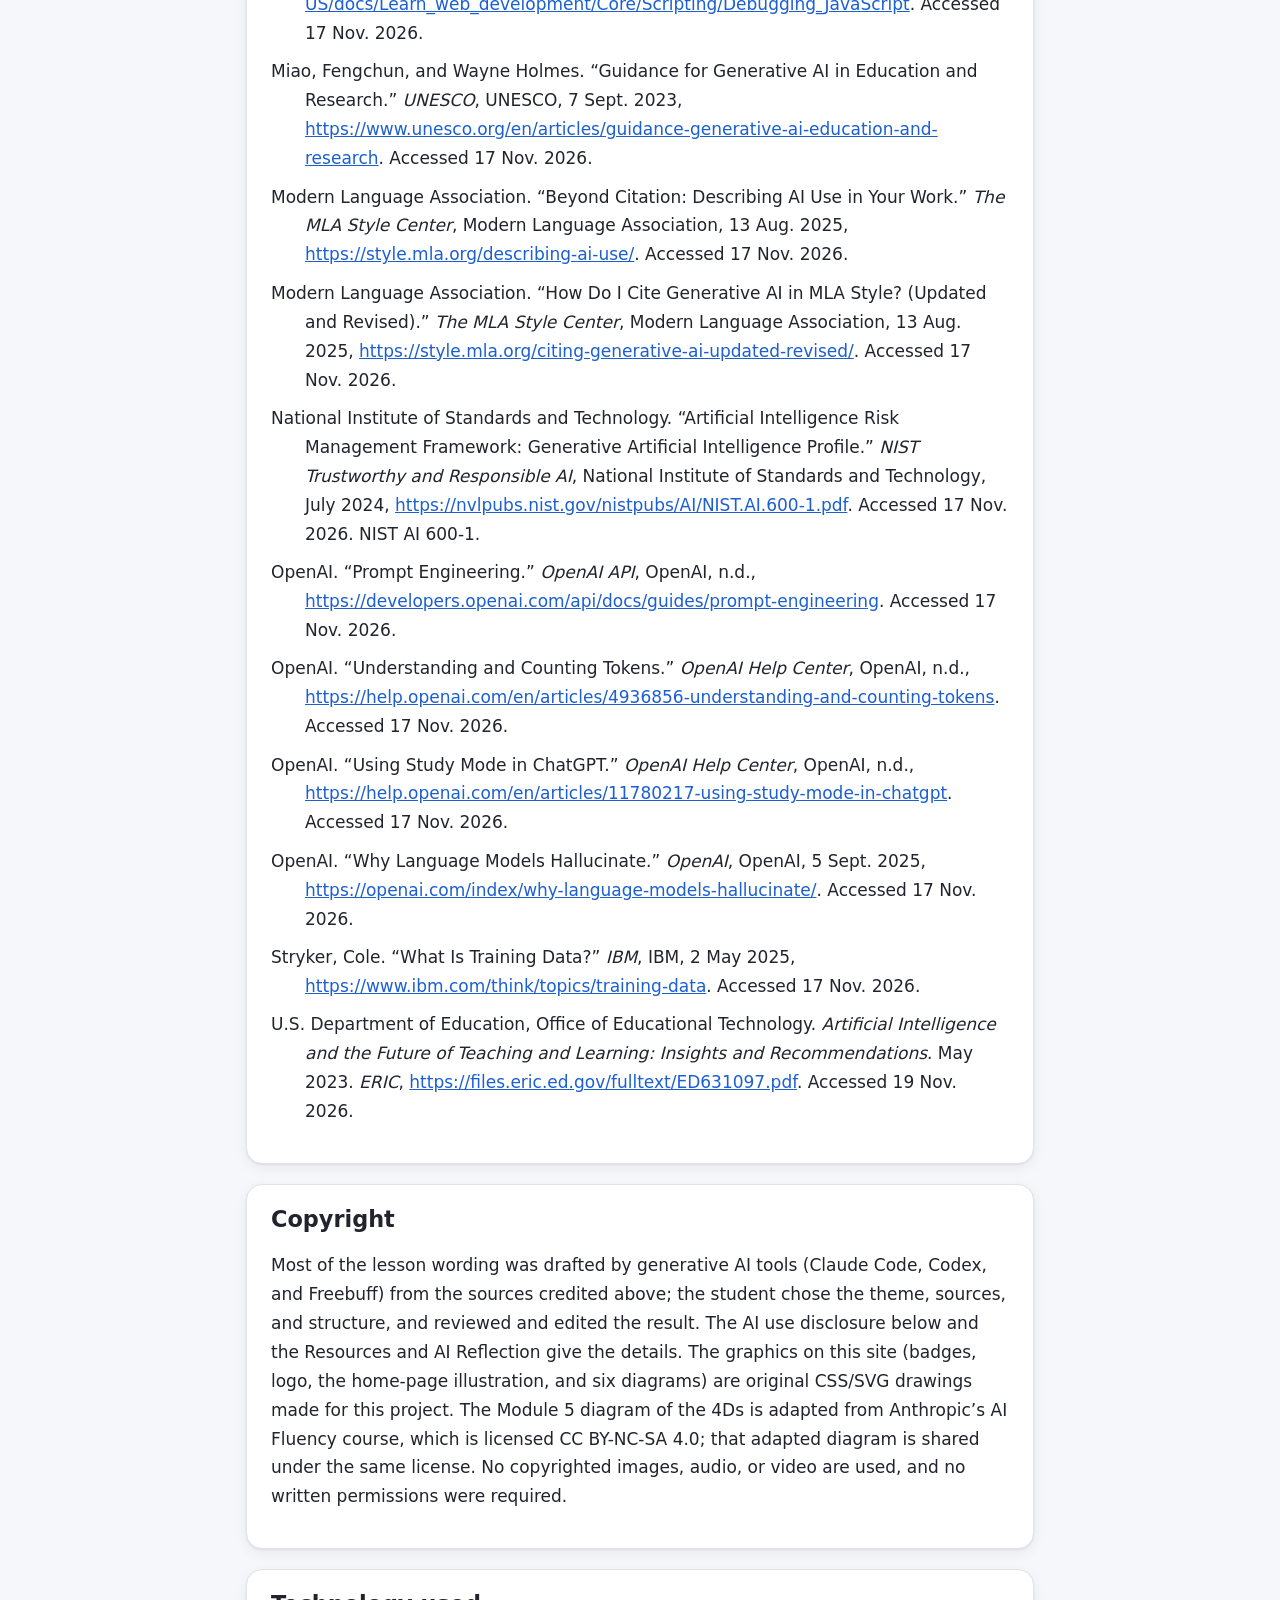
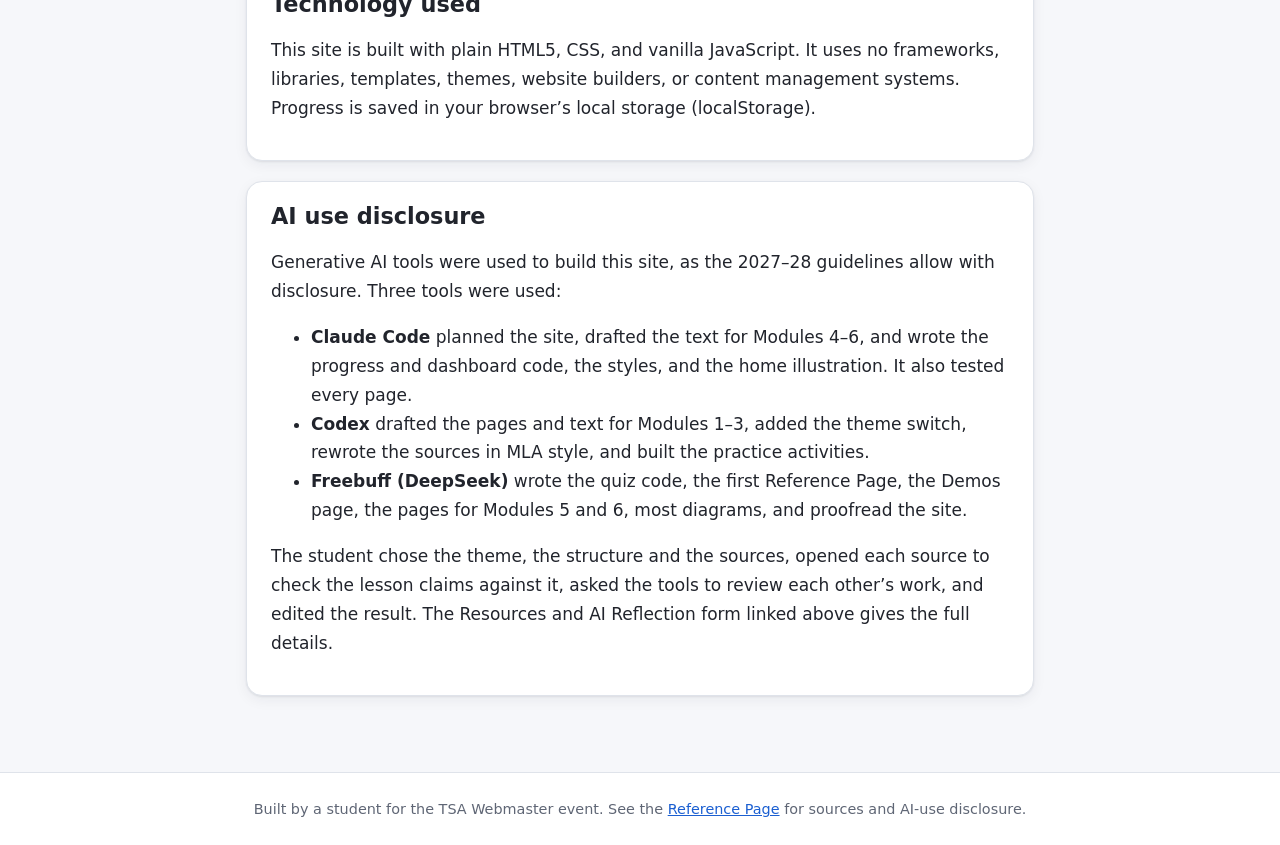
<file: reference.html>
<!doctype html>
<html lang="en">
<head>
<script>try{var t=localStorage.getItem("aiPortal.theme");if(t==="light"||t==="dark")document.documentElement.dataset.theme=t}catch(e){}</script>
<script src="js/theme.js" defer></script>
<meta charset="utf-8">
<meta name="viewport" content="width=device-width,initial-scale=1">
<title>Reference Page – AI Lab</title>
<meta name="description" content="Sources, copyright information, required forms, technology, and AI-use disclosure for AI Lab.">
<link rel="stylesheet" href="css/style.css">
<link rel="icon" href="data:image/svg+xml,%3Csvg xmlns=%22http://www.w3.org/2000/svg%22 viewBox=%220 0 32 32%22%3E%3Cdefs%3E%3ClinearGradient id=%22g%22 x1=%220%22 y1=%220%22 x2=%221%22 y2=%221%22%3E%3Cstop offset=%220%22 stop-color=%22#1b5fd1%22/%3E%3Cstop offset=%221%22 stop-color=%22#7a3fc4%22/%3E%3C/linearGradient%3E%3C/defs%3E%3Cpath d=%22M6 4h20a4 4 0 0 1 4 4v12a4 4 0 0 1-4 4H12l-7 5v-5a4 4 0 0 1-3-4V8a4 4 0 0 1 4-4z%22 fill=%22url%28#g%29%22/%3E%3Ccircle cx=%2222%22 cy=%2211%22 r=%222.5%22 fill=%22#fff%22/%3E%3C/svg%3E">
</head>
<body>
<a class="skip" href="#main">Skip to content</a>
<header><div class="bar">
  <a class="brand" href="index.html">AI Lab</a>
  <nav aria-label="Main"><ul>
    <li><a href="index.html">Home</a></li>
    <li><a href="demos.html">Demos</a></li>
    <li><a href="data.html">My data</a></li>
    <li><a href="reference.html" aria-current="page">Reference</a></li>
  </ul></nav>
  <button type="button" class="theme-toggle" data-theme-toggle aria-label="Theme: Auto. Activate to switch to Light">Theme: Auto</button>
</div></header>

<main id="main">
  <h1>Reference Page</h1>

  <section class="card" aria-labelledby="forms">
    <h2 id="forms">Required forms</h2>
    <ul class="forms">
      <li><a href="Student-Copyright-Checklist.pdf">Student Copyright Checklist (PDF)</a></li>
      <li><a href="Resources-and-AI-Reflection.pdf">Resources and AI Reflection (PDF)</a></li>
    </ul>
  </section>

  <section class="card sources" aria-labelledby="sources">
    <h2 id="sources">Sources</h2>
    <p>Sources are cited in MLA 9th edition style.</p>
    <ul>
      <li>Anthropic. “Anthropic Education Report: How University Students Use Claude.” <em>Anthropic</em>, Anthropic, 8 Apr. 2025, <a href="https://www.anthropic.com/research/anthropic-education-report-how-university-students-use-claude">https://www.anthropic.com/research/anthropic-education-report-how-university-students-use-claude</a>. Accessed 17 Nov. 2026.</li>
      <li>Anthropic. “Anthropic Launches Higher Education Advisory Board and AI Fluency Courses.” <em>Anthropic</em>, Anthropic, 21 Aug. 2025, <a href="https://www.anthropic.com/news/anthropic-higher-education-initiatives">https://www.anthropic.com/news/anthropic-higher-education-initiatives</a>. Accessed 17 Nov. 2026.</li>
      <li>Anthropic. “Introducing Claude for Education.” <em>Anthropic</em>, Anthropic, 2 Apr. 2025, <a href="https://www.anthropic.com/news/introducing-claude-for-education">https://www.anthropic.com/news/introducing-claude-for-education</a>. Accessed 17 Nov. 2026.</li>
      <li>Anthropic. “Prompting Best Practices.” <em>Claude Platform Docs</em>, Anthropic, n.d., <a href="https://platform.claude.com/docs/en/build-with-claude/prompt-engineering/claude-prompting-best-practices">https://platform.claude.com/docs/en/build-with-claude/prompt-engineering/claude-prompting-best-practices</a>. Accessed 17 Nov. 2026.</li>
      <li>Anthropic. “The 4D Framework.” <em>Claude Academy</em>, Anthropic, n.d., <a href="https://academy.claude.com/courses/ai-fluency-framework-foundations/the-4d-framework">https://academy.claude.com/courses/ai-fluency-framework-foundations/the-4d-framework</a>. Accessed 17 Nov. 2026. AI Fluency: Framework and foundations; licensed CC BY-NC-SA 4.0, paraphrased here.</li>
      <li>College Board. “What Is the Acceptable Use of AI?” <em>AP Central</em>, College Board, n.d., <a href="https://apcentral.collegeboard.org/help-center/what-acceptable-use-ai">https://apcentral.collegeboard.org/help-center/what-acceptable-use-ai</a>. Accessed 17 Nov. 2026.</li>
      <li>Elgersma, Christine. “Practical Tips for Teachers to Use AI.” <em>Common Sense Education</em>, Common Sense Media, 7 Oct. 2026, <a href="https://www.commonsense.org/education/articles/practical-tips-for-teachers-to-use-ai">https://www.commonsense.org/education/articles/practical-tips-for-teachers-to-use-ai</a>. Accessed 19 Nov. 2026.</li>
      <li>GitHub. “Best Practices for Using GitHub Copilot.” <em>GitHub Docs</em>, GitHub, n.d., <a href="https://docs.github.com/en/copilot/get-started/best-practices">https://docs.github.com/en/copilot/get-started/best-practices</a>. Accessed 17 Nov. 2026.</li>
      <li>GitHub. “Review AI-Generated Code.” <em>GitHub Docs</em>, GitHub, n.d., <a href="https://docs.github.com/en/copilot/tutorials/review-ai-generated-code">https://docs.github.com/en/copilot/tutorials/review-ai-generated-code</a>. Accessed 17 Nov. 2026.</li>
      <li>IBM Data and AI Team. “Understanding the Different Types of Artificial Intelligence.” <em>IBM</em>, IBM, n.d., <a href="https://www.ibm.com/think/topics/artificial-intelligence-types">https://www.ibm.com/think/topics/artificial-intelligence-types</a>. Accessed 17 Nov. 2026.</li>
      <li>MDN Contributors. “JavaScript Debugging and Error Handling.” <em>MDN Web Docs</em>, Mozilla, n.d., <a href="https://developer.mozilla.org/en-US/docs/Learn_web_development/Core/Scripting/Debugging_JavaScript">https://developer.mozilla.org/en-US/docs/Learn_web_development/Core/Scripting/Debugging_JavaScript</a>. Accessed 17 Nov. 2026.</li>
      <li>Miao, Fengchun, and Wayne Holmes. “Guidance for Generative AI in Education and Research.” <em>UNESCO</em>, UNESCO, 7 Sept. 2023, <a href="https://www.unesco.org/en/articles/guidance-generative-ai-education-and-research">https://www.unesco.org/en/articles/guidance-generative-ai-education-and-research</a>. Accessed 17 Nov. 2026.</li>
      <li>Modern Language Association. “Beyond Citation: Describing AI Use in Your Work.” <em>The MLA Style Center</em>, Modern Language Association, 13 Aug. 2025, <a href="https://style.mla.org/describing-ai-use/">https://style.mla.org/describing-ai-use/</a>. Accessed 17 Nov. 2026.</li>
      <li>Modern Language Association. “How Do I Cite Generative AI in MLA Style? (Updated and Revised).” <em>The MLA Style Center</em>, Modern Language Association, 13 Aug. 2025, <a href="https://style.mla.org/citing-generative-ai-updated-revised/">https://style.mla.org/citing-generative-ai-updated-revised/</a>. Accessed 17 Nov. 2026.</li>
      <li>National Institute of Standards and Technology. “Artificial Intelligence Risk Management Framework: Generative Artificial Intelligence Profile.” <em>NIST Trustworthy and Responsible AI</em>, National Institute of Standards and Technology, July 2024, <a href="https://nvlpubs.nist.gov/nistpubs/AI/NIST.AI.600-1.pdf">https://nvlpubs.nist.gov/nistpubs/AI/NIST.AI.600-1.pdf</a>. Accessed 17 Nov. 2026. NIST AI 600-1.</li>
      <li>OpenAI. “Prompt Engineering.” <em>OpenAI API</em>, OpenAI, n.d., <a href="https://developers.openai.com/api/docs/guides/prompt-engineering">https://developers.openai.com/api/docs/guides/prompt-engineering</a>. Accessed 17 Nov. 2026.</li>
      <li>OpenAI. “Understanding and Counting Tokens.” <em>OpenAI Help Center</em>, OpenAI, n.d., <a href="https://help.openai.com/en/articles/4936856-understanding-and-counting-tokens">https://help.openai.com/en/articles/4936856-understanding-and-counting-tokens</a>. Accessed 17 Nov. 2026.</li>
      <li>OpenAI. “Using Study Mode in ChatGPT.” <em>OpenAI Help Center</em>, OpenAI, n.d., <a href="https://help.openai.com/en/articles/11780217-using-study-mode-in-chatgpt">https://help.openai.com/en/articles/11780217-using-study-mode-in-chatgpt</a>. Accessed 17 Nov. 2026.</li>
      <li>OpenAI. “Why Language Models Hallucinate.” <em>OpenAI</em>, OpenAI, 5 Sept. 2025, <a href="https://openai.com/index/why-language-models-hallucinate/">https://openai.com/index/why-language-models-hallucinate/</a>. Accessed 17 Nov. 2026.</li>
      <li>Stryker, Cole. “What Is Training Data?” <em>IBM</em>, IBM, 2 May 2025, <a href="https://www.ibm.com/think/topics/training-data">https://www.ibm.com/think/topics/training-data</a>. Accessed 17 Nov. 2026.</li>
      <li>U.S. Department of Education, Office of Educational Technology. <em>Artificial Intelligence and the Future of Teaching and Learning: Insights and Recommendations</em>. May 2023. <em>ERIC</em>, <a href="https://files.eric.ed.gov/fulltext/ED631097.pdf">https://files.eric.ed.gov/fulltext/ED631097.pdf</a>. Accessed 19 Nov. 2026.</li>
    </ul>
  </section>

  <section class="card" aria-labelledby="copyright">
    <h2 id="copyright">Copyright</h2>
    <p>Most of the lesson wording was drafted by generative AI tools (Claude Code, Codex, and Freebuff) from the sources credited above; the student chose the theme, sources, and structure, and reviewed and edited the result. The AI use disclosure below and the Resources and AI Reflection give the details. The graphics on this site (badges, logo, the home-page illustration, and six diagrams) are original CSS/SVG drawings made for this project. The Module 5 diagram of the 4Ds is adapted from Anthropic’s AI Fluency course, which is licensed CC BY-NC-SA 4.0; that adapted diagram is shared under the same license. No copyrighted images, audio, or video are used, and no written permissions were required.</p>
  </section>

  <section class="card" aria-labelledby="technology">
    <h2 id="technology">Technology used</h2>
    <p>This site is built with plain HTML5, CSS, and vanilla JavaScript. It uses no frameworks, libraries, templates, themes, website builders, or content management systems. Progress is saved in your browser’s local storage (localStorage).</p>
  </section>

  <section class="card" aria-labelledby="ai-use">
    <h2 id="ai-use">AI use disclosure</h2>
    <p>Generative AI tools were used to build this site, as the 2027–28 guidelines allow with disclosure. Three tools were used:</p>
    <ul>
      <li><strong>Claude Code</strong> planned the site, drafted the text for Modules 4–6, and wrote the progress and dashboard code, the styles, and the home illustration. It also tested every page.</li>
      <li><strong>Codex</strong> drafted the pages and text for Modules 1–3, added the theme switch, rewrote the sources in MLA style, and built the practice activities.</li>
      <li><strong>Freebuff (DeepSeek)</strong> wrote the quiz code, the first Reference Page, the Demos page, the pages for Modules 5 and 6, most diagrams, and proofread the site.</li>
    </ul>
    <p>The student chose the theme, the structure and the sources, opened each source to check the lesson claims against it, asked the tools to review each other’s work, and edited the result. The Resources and AI Reflection form linked above gives the full details.</p>
  </section>
</main>

<footer>Built by a student for the TSA Webmaster event. See the <a href="reference.html">Reference Page</a> for sources and AI-use disclosure.</footer>
</body>
</html>
</file>
<file: css/style.css>
/* Shared styles for every page. Colors are tokens so dark mode is one block.
   Look: clean learning-platform style (white cards, bold unit colors, mastery bars). */
:root {
  --bg: #f6f7fa; --surface: #ffffff; --fg: #21242c; --soft: #5f6675; --muted: #eef1f6; --line: #dfe3ea;
  --lesson-text: #ffffff; --accent: #1b5fd1; --accent-dark: #1449a3; --on-accent: #ffffff; --good: #0a7a42; --good-bg: #e3f6ec;
  --bad: #b3261e; --bad-bg: #fdeceb; --gold: #b26b00; --gold-text: #8b5200; --radius: 1rem; --shadow: 0 1px 2px rgba(20,30,50,.08), 0 4px 14px rgba(20,30,50,.06);
  --u1: #1b5fd1; --u2: #7a3fc4; --u3: #08746a; --u4: #a94d00; --u5: #c4338a; --u6: #26772a;
}
:root[data-theme="dark"] {
    --bg: #11141b; --surface: #1a1f2a; --fg: #e8ecf3; --soft: #a3acbd; --muted: #232a37; --line: #2e3645;
    --lesson-text: #0b1020; --accent: #6f9bff; --accent-dark: #8fb1ff; --on-accent: #0b1020; --good: #5fd08b; --good-bg: #153424;
    --bad: #ff8a8a; --bad-bg: #3a1c1c; --gold: #f0c36a; --gold-text: #f0c36a; --shadow: 0 1px 2px rgba(0,0,0,.4);
    --u1: #6f9bff; --u2: #b794f4; --u3: #4fd1c5; --u4: #f6ad55; --u5: #f687b3; --u6: #7bd88f;
}
@media (prefers-color-scheme: dark) {
  :root:not([data-theme]) {
    --bg: #11141b; --surface: #1a1f2a; --fg: #e8ecf3; --soft: #a3acbd; --muted: #232a37; --line: #2e3645;
    --lesson-text: #0b1020; --accent: #6f9bff; --accent-dark: #8fb1ff; --on-accent: #0b1020; --good: #5fd08b; --good-bg: #153424;
    --bad: #ff8a8a; --bad-bg: #3a1c1c; --gold: #f0c36a; --gold-text: #f0c36a; --shadow: 0 1px 2px rgba(0,0,0,.4);
    --u1: #6f9bff; --u2: #b794f4; --u3: #4fd1c5; --u4: #f6ad55; --u5: #f687b3; --u6: #7bd88f;
  }
}
* { box-sizing: border-box; }
[hidden] { display: none !important; } /* so .btn etc. can't override the hidden attribute */
body { margin: 0; background: var(--bg); color: var(--fg);
  font: 17px/1.7 system-ui, -apple-system, "Segoe UI", Roboto, sans-serif; }
a { color: var(--accent); }
.muted { color: var(--soft); }
.skip { position: absolute; left: -999px; }
.skip:focus { left: 1rem; top: 1rem; background: var(--surface); padding: .5rem 1rem; z-index: 10; border-radius: .5rem; }
:focus-visible { outline: 3px solid var(--accent); outline-offset: 2px; }

/* top bar */
header { background: var(--surface); border-bottom: 1px solid var(--line); box-shadow: var(--shadow); }
.bar { max-width: 1040px; margin: 0 auto; padding: .6rem 1rem; display: flex;
  justify-content: space-between; align-items: center; flex-wrap: wrap; gap: .5rem 1rem; }
.brand { font-weight: 800; font-size: 1.2rem; text-decoration: none; color: var(--fg); display: inline-flex; align-items: center; gap: .55rem; }
.brand::before { content: ""; width: 1.5rem; height: 1.5rem; border-radius: 50% 50% 50% .2rem; background: var(--accent); display: inline-block; }
nav ul { list-style: none; display: flex; flex-wrap: wrap; gap: .25rem; margin: 0; padding: 0; }
nav a { color: var(--fg); text-decoration: none; padding: .3rem .75rem; border-radius: 99px; font-size: .95rem; display: inline-block; }
nav a:hover { background: var(--muted); }
nav a[aria-current="page"] { background: var(--accent); color: var(--on-accent); font-weight: 600; }

main { max-width: 820px; margin: 0 auto; padding: 1.5rem 1rem 3.5rem; }
body > main:has(#modules) { max-width: 1040px; }
h1 { font-size: clamp(1.7rem, 4vw, 2.5rem); line-height: 1.2; margin: .5rem 0 .5rem; font-weight: 800; }
h2 { margin: 2rem 0 .75rem; font-size: 1.4rem; line-height: 1.3; }
.lead { font-size: 1.2rem; color: var(--soft); max-width: 60ch; margin-top: 0; }

/* cards: white tiles with a colored top edge */
.card { background: var(--surface); border: 1px solid var(--line); border-radius: var(--radius); padding: 1.25rem 1.5rem;
  margin: 0 0 1.25rem; box-shadow: var(--shadow); }
.card > h2:first-child, .card > h3:first-child { margin-top: 0; }
.grid { display: grid; gap: 1.25rem; grid-template-columns: repeat(auto-fill, minmax(290px, 1fr)); padding: 0; list-style: none; margin: 0; }
.grid > .card { margin: 0; border-left: 1px solid var(--line); border-top: 4px solid var(--unit, var(--accent)); display: flex; flex-direction: column; gap: .25rem; }
.grid > .card h3 { margin: 0; font-size: 1.15rem; }
.grid > .card p { margin: .25rem 0; color: var(--soft); font-size: .98rem; }
.grid > .card .btn { margin-top: auto; align-self: flex-start; background: var(--unit, var(--accent)); padding: .45rem 1.1rem; font-size: .95rem; }
.grid > .card .status { font-size: .88rem; }
.mastery { font-weight: 700; font-size: .85rem; letter-spacing: .04em; text-transform: uppercase; color: var(--unit, var(--accent)); margin: 0 !important; }
.grid > .card .progress-bar > span { background: var(--unit, var(--accent)); }

/* buttons */
.btn { display: inline-block; padding: .65rem 1.4rem; background: var(--accent); color: var(--on-accent);
  border: 2px solid transparent; border-radius: 99px; font: inherit; font-weight: 700; text-decoration: none; cursor: pointer; }
.btn:hover { filter: brightness(1.08); }
.btn[disabled] { opacity: .65; cursor: default; }
.btn.ghost { background: transparent; color: var(--accent); border-color: var(--line); }
.btn.ghost:hover { background: var(--muted); filter: none; }
.btn[data-lesson] { background: transparent; color: var(--good); border-color: var(--good); padding: .45rem 1.1rem; font-size: .95rem; }
.btn[data-lesson]:hover { background: var(--good-bg); filter: none; }
.card li a, .card p a { overflow-wrap: anywhere; }
.btn[data-lesson][disabled] { background: var(--good-bg); color: var(--good); opacity: 1; }
.lead + .card, h1 + .card { margin-top: 1rem; }

/* progress bar */
.progress-bar { height: .8rem; background: var(--muted); border-radius: 99px; overflow: hidden; margin: .4rem 0; }
.progress-bar > span { display: block; height: 100%; background: var(--accent); border-radius: 99px; transition: width .4s; }
.stats { display: flex; gap: 1.5rem; flex-wrap: wrap; align-items: baseline; margin-bottom: .5rem; }
.stats strong { font-size: 1.8rem; }

/* badges */
.badges { display: flex; flex-wrap: wrap; gap: 1rem; padding: 0; list-style: none; }
.badge { width: 7.5rem; text-align: center; font-size: .9rem; }
.badge .medal { width: 4rem; height: 4rem; margin: 0 auto .25rem; border-radius: 50%; display: grid; place-items: center;
  font-weight: 800; font-size: 1.4rem; background: var(--surface); border: 4px solid var(--gold); color: var(--gold-text); box-shadow: var(--shadow); }
.badge.locked { color: var(--soft); }
.badge.locked .medal { border-style: dashed; border-color: var(--line); color: var(--soft); box-shadow: none; }

/* quiz (markup produced by js/quiz.js) */
.quiz-q { background: var(--surface); border: 1px solid var(--line); border-radius: var(--radius); margin: 0 0 1rem; padding: 1rem 1.25rem; box-shadow: var(--shadow); }
.quiz-q legend { font-weight: 700; float: left; width: 100%; padding: 0; margin: 0 0 .75rem; line-height: 1.4; }
.quiz-q legend + * { clear: both; }
.quiz-options { list-style: none; padding: 0; margin: .5rem 0; display: grid; gap: .5rem; }
.quiz-options label { display: flex; gap: .6rem; align-items: flex-start; padding: .65rem .9rem; cursor: pointer; border: 2px solid var(--line); border-radius: .75rem; }
.quiz-options input { margin: .5rem 0 0; flex: none; }
.quiz-options label:hover { border-color: var(--accent); background: var(--muted); }
.quiz-options label:has(input:checked) { border-color: var(--accent); background: var(--muted); font-weight: 600; }
.quiz-feedback { margin: .5rem 0 0; padding: .6rem .9rem; border-radius: .75rem; font-weight: 600; }
.quiz-feedback.right { color: var(--good); background: var(--good-bg); } .quiz-feedback.wrong { color: var(--bad); background: var(--bad-bg); }
.quiz-result { background: var(--surface); border: 1px solid var(--line); border-left: 6px solid var(--accent); border-radius: var(--radius); padding: 1rem 1.25rem; margin-top: 1rem; box-shadow: var(--shadow); }
.quiz-result:empty { display: none; }
[role="alert"] { color: var(--bad); font-weight: 600; }

.code { user-select: all; -webkit-user-select: all; font: 700 1.1rem ui-monospace, monospace; letter-spacing: .05em; margin: 0 .5rem; }
.field { padding: .6rem .85rem; font: inherit; color: var(--fg); background: var(--surface);
  border: 2px solid var(--line); border-radius: .75rem; width: min(16rem, 100%); }

footer { border-top: 1px solid var(--line); background: var(--surface); text-align: center; padding: 1.5rem 1rem; font-size: .9rem; color: var(--soft); }
@media (prefers-reduced-motion: reduce) { .progress-bar > span { transition: none; } }
@media (max-width: 560px) { body { font-size: 16px; } .card { padding: 1rem; } }

.map { width: 100%; border-collapse: collapse; margin-top: .5rem; }
.map th, .map td { text-align: left; padding: .5rem .6rem; border-top: 1px solid var(--line); vertical-align: top; }
.map thead th { border-top: 0; font-size: .9rem; color: var(--soft); }
.map caption { text-align: left; padding-bottom: .25rem; }

/* hand-written inline SVG diagrams: theme colors, responsive, max 480px */
.diagram { max-width: 480px; margin: 1rem 0 1.25rem; }
.diagram svg { display: block; width: 100%; height: auto; }

/* Compact primary navigation, theme control, and module shortcuts. */
.theme-toggle { font: inherit; font-size: .9rem; font-weight: 600; color: var(--fg); background: var(--surface); border: 1px solid var(--soft); border-radius: 99px; padding: .3rem .8rem; cursor: pointer; }
.theme-toggle:hover { background: var(--muted); }
.module-nav { max-width: 1040px; margin: 0 auto; padding: 0 1rem .65rem; }
.module-nav ul, .module-pills { list-style: none; display: flex; flex-wrap: wrap; gap: .4rem; padding: 0; margin: 0; }
.module-nav a, .module-pills a { display: inline-block; border: 1px solid var(--soft); border-radius: 99px; padding: .25rem .75rem; color: var(--fg); text-decoration: none; font-size: .9rem; }
.module-nav a:hover, .module-pills a:hover { background: var(--muted); }
.module-nav a[aria-current="page"] { color: var(--on-accent); background: var(--accent); border-color: var(--accent); }
.module-pills { margin: 0 0 1rem; }
@media (max-width: 560px) {
  .bar { gap: .35rem; }
  .bar nav a { padding: .3rem .5rem; }
  .module-nav-label { display: none; }
  .module-nav a { min-width: 2.5rem; text-align: center; }
}

/* ---- 2026-11-18 cleanup ---- */
.sr-only { position: absolute; width: 1px; height: 1px; padding: 0; margin: -1px; overflow: hidden; clip: rect(0 0 0 0); white-space: nowrap; border: 0; }
.hero-actions { display: flex; flex-wrap: wrap; gap: .6rem; margin: 1.25rem 0 1.5rem; }
.section-note { color: var(--soft); margin: -.4rem 0 1rem; }
.link-btn { background: none; border: 0; padding: 0; font: inherit; font-size: .9rem; color: var(--soft); text-decoration: underline; cursor: pointer; }
.link-btn:hover { color: var(--accent); }

/* lessons: a small "Lesson N" label above each lesson heading (CSS counter, no markup change) */
main { counter-reset: lesson; }
section.card:has([data-lesson]) > h2::before { counter-increment: lesson; content: "Lesson " counter(lesson); display: block;
  font-size: .78rem; font-weight: 700; letter-spacing: .06em; text-transform: uppercase; color: var(--soft); margin-bottom: .15rem; }

/* reference page: forms as two clear rows, sources as a hanging-indent MLA list */
.forms { list-style: none; padding: 0; margin: 0; display: grid; gap: .5rem; }
.forms a { display: block; padding: .7rem 1rem; border: 1px solid var(--line); border-radius: .75rem; font-weight: 600; text-decoration: none; }
.forms a:hover { background: var(--muted); }
.sources ul { list-style: none; padding: 0; }
.sources li { padding-left: 2em; text-indent: -2em; margin-bottom: .6rem; }

/* phone: brand and theme toggle share the first row, nav gets its own row */
@media (max-width: 560px) {
  .bar > nav { order: 3; width: 100%; }
  .bar > nav ul { justify-content: space-between; }
  .module-nav ul { flex-wrap: nowrap; overflow-x: auto; padding-bottom: .2rem; }
}
.quiz-result.passed { border-left-color: var(--good); }
.quiz-result.failed { border-left-color: var(--bad); }
.quiz-score { font-size: 1.5rem; font-weight: 800; margin: 0 0 .25rem; }
.quiz-result p { margin: .4rem 0; }
.quiz-next .btn { margin-top: .25rem; }
.try { background: var(--muted); border-radius: .75rem; padding: .55rem .9rem; font-size: .95rem; }
h2 + .try { margin-top: -.25rem; }
[id] { scroll-margin-top: 1rem; }

/* ---- judge round 1 fixes ---- */
/* header lines up with the 820px reading column on content pages, 1040px on home */
.bar, .module-nav { max-width: 820px; }
body:has(#modules) .bar { max-width: 1040px; }

/* each module page wears its unit color (set from the current module-nav link, no markup change) */
body:has(.module-nav a[href="module1.html"][aria-current]) { --unit: var(--u1); }
body:has(.module-nav a[href="module2.html"][aria-current]) { --unit: var(--u2); }
body:has(.module-nav a[href="module3.html"][aria-current]) { --unit: var(--u3); }
body:has(.module-nav a[href="module4.html"][aria-current]) { --unit: var(--u4); }
body:has(.module-nav a[href="module5.html"][aria-current]) { --unit: var(--u5); }
body:has(.module-nav a[href="module6.html"][aria-current]) { --unit: var(--u6); }
body:has(.module-nav a[aria-current]) main > h1 { border-left: 6px solid var(--unit); padding-left: .8rem; }
section.card:has([data-lesson]) { border-top: 4px solid var(--unit, var(--accent)); }
section.card:has([data-lesson]) > h2::before { color: var(--unit, var(--soft)); }
.module-nav a[aria-current="page"] { background: var(--unit, var(--accent)); border-color: var(--unit, var(--accent)); }

/* quiz feedback: first sentence bold, explanation regular; answered options stay readable */
.quiz-feedback { font-weight: 400; }
.quiz-options input:disabled + * , .quiz-options label:has(input:disabled) { opacity: 1; cursor: default; }

/* module cards: descriptions take the same height so bars and buttons line up */
.grid > .card > p:not(.mastery):not(.status) { min-height: calc(3 * 1.7em); }
@media (max-width: 640px) { .grid > .card > p:not(.mastery):not(.status) { min-height: 0; } }

/* badges: rule under each one, earned medals filled */
.badge small { display: block; font-size: .78rem; color: var(--soft); line-height: 1.3; margin-top: .15rem; }
.badge:not(.locked) .medal { background: color-mix(in srgb, var(--gold) 16%, var(--surface)); }
.badge.locked .medal { opacity: .7; }

.btn.danger { color: var(--bad); border-color: var(--bad); }
.btn.danger:hover { background: var(--bad-bg); }
.module-nav ul { flex-wrap: nowrap; overflow-x: auto; gap: .3rem; scrollbar-width: thin; }
.module-nav a { white-space: nowrap; font-size: .85rem; padding: .2rem .6rem; }

/* hero: text left, illustration right; illustration below the buttons on phones */
.hero { display: grid; grid-template-columns: 1.35fr 1fr; gap: 2rem; align-items: center; }
.hero-art { width: 100%; max-width: 380px; height: auto; justify-self: end; }
@media (max-width: 760px) { .hero { grid-template-columns: 1fr; gap: 0; } .hero-art { justify-self: center; max-width: 320px; margin-bottom: 1rem; } }

/* logo: a speech bubble (AI chat) with a small spark, drawn in CSS */
.brand::before { width: 1.6rem; height: 1.35rem; border-radius: .5rem .5rem .5rem .1rem; position: relative;
  background: radial-gradient(circle at 70% 35%, var(--on-accent) 0 .14rem, transparent .16rem), linear-gradient(135deg, var(--u1), var(--u2)); }
.xp-rules { font-size: .88rem; color: var(--soft); margin: 0 0 .5rem; }
.xp-rules strong { color: var(--fg); }

/* form controls need 3:1 against the page (WCAG non-text contrast) */
:root { --field-line: #858e9e; }
:root[data-theme="dark"] { --field-line: #6f7a8e; }
@media (prefers-color-scheme: dark) { :root:not([data-theme]) { --field-line: #6f7a8e; } }
.field, .quiz-options label { border-color: var(--field-line); }
.quiz-options label.is-correct, .quiz-options label.is-correct:has(input:checked) { border-color: var(--good); background: var(--good-bg); }
.quiz-options label.is-wrong, .quiz-options label.is-wrong:has(input:checked) { border-color: var(--bad); background: var(--bad-bg); }
details.fold > summary { cursor: pointer; list-style: none; display: flex; flex-wrap: wrap; align-items: baseline; gap: .25rem 1rem; }
details.fold > summary::-webkit-details-marker { display: none; }
details.fold .fold-title { font-size: 1.4rem; line-height: 1.3; }
details.fold > summary::after { content: "Show ▾"; margin-left: auto; font-size: .9rem; font-weight: 600; color: var(--accent); }
details.fold[open] > summary::after { content: "Hide ▴"; }
details.fold[open] > summary { margin-bottom: .75rem; }

/* ---- judge round 2 fixes ---- */
/* native controls (radios, text boxes, scrollbars) follow the theme */
:root { color-scheme: light; }
:root[data-theme="dark"] { color-scheme: dark; }
@media (prefers-color-scheme: dark) { :root:not([data-theme]) { color-scheme: dark; } }
input[type="radio"], input[type="checkbox"] { accent-color: var(--unit, var(--accent)); width: 1.1rem; height: 1.1rem; }

/* progress code stays on one line; a bad code reads as an error */
.code { white-space: nowrap; display: inline-block; }
#code-msg.err { color: var(--bad); background: var(--bad-bg); padding: .5rem .8rem; border-radius: .75rem; }

/* diagrams centred and larger; small sub-labels hidden on phones where they'd be ~8px */
.diagram { max-width: 640px; margin-inline: auto; }
.diagram figcaption { font-size: .85rem; text-align: center; margin-top: .4rem; }

/* home polish */
.hero { margin-bottom: 1.5rem; }
.badges { display: grid; grid-template-columns: repeat(auto-fit, minmax(7rem, 1fr)); gap: 1rem; }
.badge { width: auto; }

/* phones: keep short module names in the pills (the row scrolls sideways) */
@media (max-width: 560px) { .module-nav-label { display: inline; } }

/* quiz: question numbers and spacing */
.quiz-q legend .q-num { display: block; font-size: .78rem; font-weight: 700; letter-spacing: .06em; text-transform: uppercase; color: var(--soft); margin-bottom: .2rem; }
.quiz-intro { color: var(--soft); margin: -.4rem 0 1rem; }
.quiz-result + .btn, .quiz-result ~ .btn { margin-top: 1rem; }
/* phones: fade the right edge of the module pills so it's clear the row scrolls */
@media (max-width: 560px) {
  .module-nav ul { -webkit-mask-image: linear-gradient(to right, #000 85%, transparent); mask-image: linear-gradient(to right, #000 85%, transparent); padding-right: 2rem; }
}
/* progress tracks: an outline so the empty part is visible (3:1 non-text contrast) */
.progress-bar { box-shadow: inset 0 0 0 1px var(--field-line); }
.quiz-result:focus { outline: none; }
.quiz-result:focus-visible { outline: 3px solid var(--accent); outline-offset: 2px; }

/* module pages: "On this page" index under the intro */
.page-index { background: var(--surface); border: 1px solid var(--line); border-radius: var(--radius); padding: .75rem 1.25rem; margin: 0 0 1.25rem; }
.page-index-title { margin: 0 0 .25rem; font-size: .78rem; font-weight: 700; letter-spacing: .06em; text-transform: uppercase; color: var(--soft); }
.page-index ul { margin: 0; padding-left: 1.2rem; columns: 2; column-gap: 2rem; font-size: .95rem; }
.page-index li { break-inside: avoid; }
@media (max-width: 560px) { .page-index ul { columns: 1; } }
.page-index ul { display: block; list-style: disc; }
.page-index a { display: inline; padding: 0; border-radius: 0; color: var(--accent); text-decoration: underline; text-underline-offset: 2px; }
.page-index a:hover { background: none; }
.badge .medal svg { display: block; }

/* module icons: home cards (from dashboard.js) and beside each module page title (same drawings as a CSS mask) */
.grid > .card .module-icon { width: 2.6rem; height: 2.6rem; border-radius: .8rem; display: grid; place-items: center; color: var(--unit); background: color-mix(in srgb, var(--unit) 14%, var(--surface)); margin-bottom: .35rem; }
body:has(.module-nav a[aria-current]) main > h1::before { content: ""; display: inline-block; width: 2.1rem; height: 2.1rem; margin-right: .55rem; vertical-align: -.2rem; background: var(--unit); -webkit-mask: var(--icon) center / contain no-repeat; mask: var(--icon) center / contain no-repeat; }
body:has(.module-nav a[href="module1.html"][aria-current]) { --icon: url("data:image/svg+xml,%3Csvg xmlns=%22http://www.w3.org/2000/svg%22 viewBox=%220 0 24 24%22 fill=%22none%22 stroke=%22black%22 stroke-width=%222%22 stroke-linecap=%22round%22 stroke-linejoin=%22round%22%3E%3Cpath d=%22M9 18h6M10 21h4M12 3a6 6 0 0 0-4 10.5c.7.7 1 1.5 1 2.5h6c0-1 .3-1.8 1-2.5A6 6 0 0 0 12 3z%22/%3E%3C/svg%3E"); }
body:has(.module-nav a[href="module2.html"][aria-current]) { --icon: url("data:image/svg+xml,%3Csvg xmlns=%22http://www.w3.org/2000/svg%22 viewBox=%220 0 24 24%22 fill=%22none%22 stroke=%22black%22 stroke-width=%222%22 stroke-linecap=%22round%22 stroke-linejoin=%22round%22%3E%3Cpath d=%22M14.7 6.3a4 4 0 0 0-5.4 5.2L3 17.8V21h3.2l6.3-6.3a4 4 0 0 0 5.2-5.4l-2.6 2.6-2.4-.6-.6-2.4z%22/%3E%3C/svg%3E"); }
body:has(.module-nav a[href="module3.html"][aria-current]) { --icon: url("data:image/svg+xml,%3Csvg xmlns=%22http://www.w3.org/2000/svg%22 viewBox=%220 0 24 24%22 fill=%22none%22 stroke=%22black%22 stroke-width=%222%22 stroke-linecap=%22round%22 stroke-linejoin=%22round%22%3E%3Cpath d=%22M12 3l7 3v6c0 4.5-3 7.5-7 9-4-1.5-7-4.5-7-9V6z%22/%3E%3Cpath d=%22M9 12l2 2 4-4%22/%3E%3C/svg%3E"); }
body:has(.module-nav a[href="module4.html"][aria-current]) { --icon: url("data:image/svg+xml,%3Csvg xmlns=%22http://www.w3.org/2000/svg%22 viewBox=%220 0 24 24%22 fill=%22none%22 stroke=%22black%22 stroke-width=%222%22 stroke-linecap=%22round%22 stroke-linejoin=%22round%22%3E%3Ccircle cx=%2211%22 cy=%2211%22 r=%226%22/%3E%3Cpath d=%22M20 20l-4.5-4.5%22/%3E%3C/svg%3E"); }
body:has(.module-nav a[href="module5.html"][aria-current]) { --icon: url("data:image/svg+xml,%3Csvg xmlns=%22http://www.w3.org/2000/svg%22 viewBox=%220 0 24 24%22 fill=%22none%22 stroke=%22black%22 stroke-width=%222%22 stroke-linecap=%22round%22 stroke-linejoin=%22round%22%3E%3Crect x=%224%22 y=%2213%22 width=%227%22 height=%227%22 rx=%221%22/%3E%3Crect x=%2213%22 y=%2213%22 width=%227%22 height=%227%22 rx=%221%22/%3E%3Crect x=%228.5%22 y=%224%22 width=%227%22 height=%227%22 rx=%221%22/%3E%3C/svg%3E"); }
body:has(.module-nav a[href="module6.html"][aria-current]) { --icon: url("data:image/svg+xml,%3Csvg xmlns=%22http://www.w3.org/2000/svg%22 viewBox=%220 0 24 24%22 fill=%22none%22 stroke=%22black%22 stroke-width=%222%22 stroke-linecap=%22round%22 stroke-linejoin=%22round%22%3E%3Cpath d=%22M8 8l-4 4 4 4M16 8l4 4-4 4M13.5 5l-3 14%22/%3E%3C/svg%3E"); }
body:has(.module-nav a[aria-current]) main > h1 { border-left: 0; padding-left: 0; }
body:has(.module-nav a[aria-current]) main > h1::before { width: .95em; height: .95em; vertical-align: -.12em; margin-right: .35em; }

/* phones: diagrams scale down to ~75%, so draw their labels larger to stay readable (~10-12px on screen) */
@media (max-width: 560px) {
  .diagram text[font-size="12"] { font-size: 14px; }
  .diagram text[font-size="14"] { font-size: 16px; }
}
</file>
<file: css/demos.css>
/* Styles for demos.html only. Colors come from style.css tokens, so the
   demos follow the light/dark theme without a second set of values. */

.demo-privacy {
  background: var(--muted);
  border-left: 5px solid var(--accent);
  border-radius: .75rem;
  padding: .8rem 1rem;
  color: var(--fg);
  font-size: .96rem;
  margin: 1rem 0 1.5rem;
}

/* form controls */
.demo-field { display: grid; gap: .3rem; margin: .75rem 0 1rem; }
.demo-field label { font-weight: 700; }
.demo-input {
  width: 100%;
  padding: .6rem .85rem;
  font: inherit;
  color: var(--fg);
  background: var(--surface);
  border: 2px solid var(--field-line, var(--line));
  border-radius: .75rem;
}
textarea.demo-input { resize: vertical; min-height: 6rem; line-height: 1.5; }
.demo-input::placeholder { color: var(--soft); opacity: 1; }
.demo-input:focus { border-color: var(--accent); }
.demo-hint { margin: 0; color: var(--soft); font-size: .9rem; }
.demo-status { margin: .5rem 0; font-weight: 600; font-size: .95rem; }
.demo-empty { margin: .25rem 0; color: var(--soft); font-style: italic; }
.demo-note {
  margin: 1rem 0 0;
  padding-top: .6rem;
  border-top: 1px dashed var(--line);
  color: var(--soft);
  font-size: .9rem;
}
.demo-actions { display: flex; flex-wrap: wrap; gap: .75rem; align-items: center; margin-top: .25rem; }

/* inline suggestion "links" that behave like buttons (keyboard friendly) */
.linkish {
  background: none;
  border: 0;
  padding: 0 .1rem;
  font: inherit;
  color: var(--accent);
  text-decoration: underline;
  cursor: pointer;
  border-radius: .25rem;
}

/* token chips */
.chips {
  list-style: none;
  display: flex;
  flex-wrap: wrap;
  gap: .35rem;
  padding: 0;
  margin: .5rem 0 0;
}
.chip {
  font: 600 .92rem/1.3 ui-monospace, SFMono-Regular, Menlo, Consolas, monospace;
  padding: .2rem .5rem;
  border: 2px solid var(--line);
  border-radius: .45rem;
  background: var(--muted);
  color: var(--fg);
  white-space: pre;
}
.chip--word { border-color: var(--accent); color: var(--accent); background: var(--surface); }
.chip--piece { border-color: var(--u2); color: var(--u2); background: var(--surface); }
.chip--punct { border-color: var(--gold); color: var(--gold-text); background: transparent; }

.chip-key {
  list-style: none;
  display: flex;
  flex-wrap: wrap;
  gap: .35rem 1.25rem;
  padding: 0;
  margin: .9rem 0 0;
  color: var(--soft);
  font-size: .85rem;
}
.chip-key li { display: flex; align-items: center; gap: .4rem; }
.chip-key .chip { font-size: .8rem; padding: .05rem .35rem; }

/* next-word predictions */
.predictions { display: grid; gap: .5rem; margin: .5rem 0 1rem; min-height: 2.5rem; }
.pred {
  display: grid;
  grid-template-columns: minmax(5rem, 9rem) 1fr 7.5rem;
  align-items: center;
  gap: .75rem;
}
.pred-word { font-weight: 700; overflow-wrap: anywhere; }
.pred-bar { height: .85rem; background: var(--muted); border-radius: 99px; overflow: hidden; }
.pred-bar > span { display: block; height: 100%; background: var(--accent); border-radius: 99px; }
.pred-count { text-align: right; color: var(--soft); font-size: .88rem; font-variant-numeric: tabular-nums; white-space: nowrap; }

.demo-output {
  margin: .8rem 0 0;
  padding: .7rem .95rem;
  background: var(--muted);
  border-radius: .75rem;
  color: var(--fg);
}
.demo-output:empty { display: none; }

/* prompt builder */
.prompt-fields {
  display: grid;
  gap: .25rem 1.25rem;
  grid-template-columns: repeat(auto-fit, minmax(250px, 1fr));
}
.prompt-preview {
  white-space: pre-wrap;
  overflow-wrap: anywhere;
  margin: .4rem 0;
  padding: .9rem 1rem;
  background: var(--muted);
  border: 1px solid var(--line);
  border-radius: .75rem;
  font: .92rem/1.6 ui-monospace, SFMono-Regular, Menlo, Consolas, monospace;
  color: var(--fg);
}
.prompt-preview.is-empty { color: var(--soft); font-style: italic; font-family: inherit; }

.checklist { list-style: none; padding: 0; margin: .5rem 0 0; display: grid; gap: .35rem; }
.checklist li { position: relative; padding-left: 1.9rem; color: var(--soft); font-size: .95rem; }
.checklist li::before {
  content: "○";
  position: absolute;
  left: .3rem;
  font-weight: 800;
  color: var(--soft);
}
.checklist li.done { color: var(--fg); }
.checklist li.done::before { content: "✓"; color: var(--good); }

/* weak vs strong example */
.examples {
  align-items: start;
  display: grid;
  gap: 1rem;
  grid-template-columns: 1fr 1fr;
  margin-top: .5rem;
}
.example { border: 2px solid var(--line); border-radius: .85rem; padding: .9rem 1rem; background: var(--surface); }
.example h4 { margin: 0 0 .4rem; font-size: 1rem; }
.example p { margin: .4rem 0 0; font-size: .9rem; color: var(--soft); }
.example .example-text {
  margin: 0;
  padding: .6rem .75rem;
  background: var(--muted);
  border-radius: .55rem;
  color: var(--fg);
  font: .88rem/1.6 ui-monospace, SFMono-Regular, Menlo, Consolas, monospace;
  white-space: pre-wrap;
  overflow-wrap: anywhere;
}
.example--weak { border-color: var(--bad); }
.example--weak h4 { color: var(--bad); }
.example--strong { border-color: var(--good); }
.example--strong h4 { color: var(--good); }

@media (max-width: 700px) {
  .examples { grid-template-columns: 1fr; }
}

@media (max-width: 560px) {
  .pred { grid-template-columns: 1fr auto; }
  .pred-bar { grid-column: 1 / -1; grid-row: 2; }
  .chip { font-size: .85rem; }
}
.training { margin: 0 0 1rem; }
.training summary { cursor: pointer; color: var(--accent); font-weight: 600; }
.training p { background: var(--muted); border-radius: .75rem; padding: .75rem 1rem; margin: .5rem 0 0; }
</file>
<file: css/activities.css>
/* Use the module accent and the shared light/dark palette. */
.activity { border-top: 4px solid var(--unit, var(--accent)); }
.activity fieldset { min-inline-size: 0; border: 0; padding: 0; margin: 0 0 1rem; }
.activity legend { font-weight: 700; padding: 0; }
.activity .quiz-feedback:empty { margin: 0; padding: 0; }

.key {
  border-left: 4px solid var(--unit, var(--accent));
  background: var(--muted);
  padding: .75rem 1rem;
  border-radius: .5rem;
}

.activity-example {
  background: var(--muted);
  border: 1px solid var(--line);
  border-radius: var(--radius);
  padding: .75rem;
  margin: .5rem 0 .75rem;
}

ul.activity-example { padding-inline-start: 2rem; }

/* Stack each example and its select, leaving room for long text on phones. */
.activity-selects label { display: grid; justify-items: start; }
.activity textarea.field {
  display: block;
  width: 100%;
  margin: .5rem 0 .75rem;
  resize: vertical;
}
:root[data-theme="dark"] .activity select { color-scheme: dark; }
@media (prefers-color-scheme: dark) {
  :root:not([data-theme]) .activity select { color-scheme: dark; }
}

.activity-example .btn {
  max-width: 100%;
  min-height: 2rem;
  padding: .1rem .5rem;
  margin-block: .2rem;
  background: var(--surface);
  overflow-wrap: anywhere;
}

.activity-example .btn[aria-pressed="true"] {
  color: var(--unit, var(--accent));
  border-color: currentColor;
  text-decoration: underline;
}

/* Keep code readable on small screens. */
.activity pre.field {
  width: 100%;
  background: var(--muted);
  font: .9rem/1.5 ui-monospace, monospace;
  white-space: pre-wrap;
  overflow-wrap: anywhere;
}
.activity pre.field { font-variant-ligatures: none; }

/* practice cards: own label and a light tint of the module colour */
.activity { background: color-mix(in srgb, var(--unit, var(--accent)) 6%, var(--surface)); }
.activity > h2::before { content: "Practice"; display: block; font-size: .78rem; font-weight: 700; letter-spacing: .06em; text-transform: uppercase; color: var(--unit, var(--accent)); margin-bottom: .15rem; }
/* a selected private detail looks redacted */
.activity-example .btn[aria-pressed="true"] { background: var(--bad-bg); color: var(--bad); border-color: var(--bad); text-decoration: line-through; }
/* code reads as code, not as a text box */
pre.codeblock { background: #0f172a; color: #e2e8f0; border-radius: .75rem; padding: 1rem 1.25rem; overflow-x: auto;
  font: .9rem/1.6 ui-monospace, SFMono-Regular, Menlo, Consolas, monospace; font-variant-ligatures: none; white-space: pre; }
@media (max-width: 560px) {
  pre.codeblock { white-space: pre-wrap; overflow-wrap: anywhere; }
}
.practice-xp { display: inline-block; margin: .75rem 0 0; padding: .3rem .8rem; border-radius: 99px; font-weight: 700; font-size: .9rem;
  color: var(--gold-text); background: color-mix(in srgb, var(--gold) 16%, var(--surface)); border: 1px solid var(--gold); }
</file>
